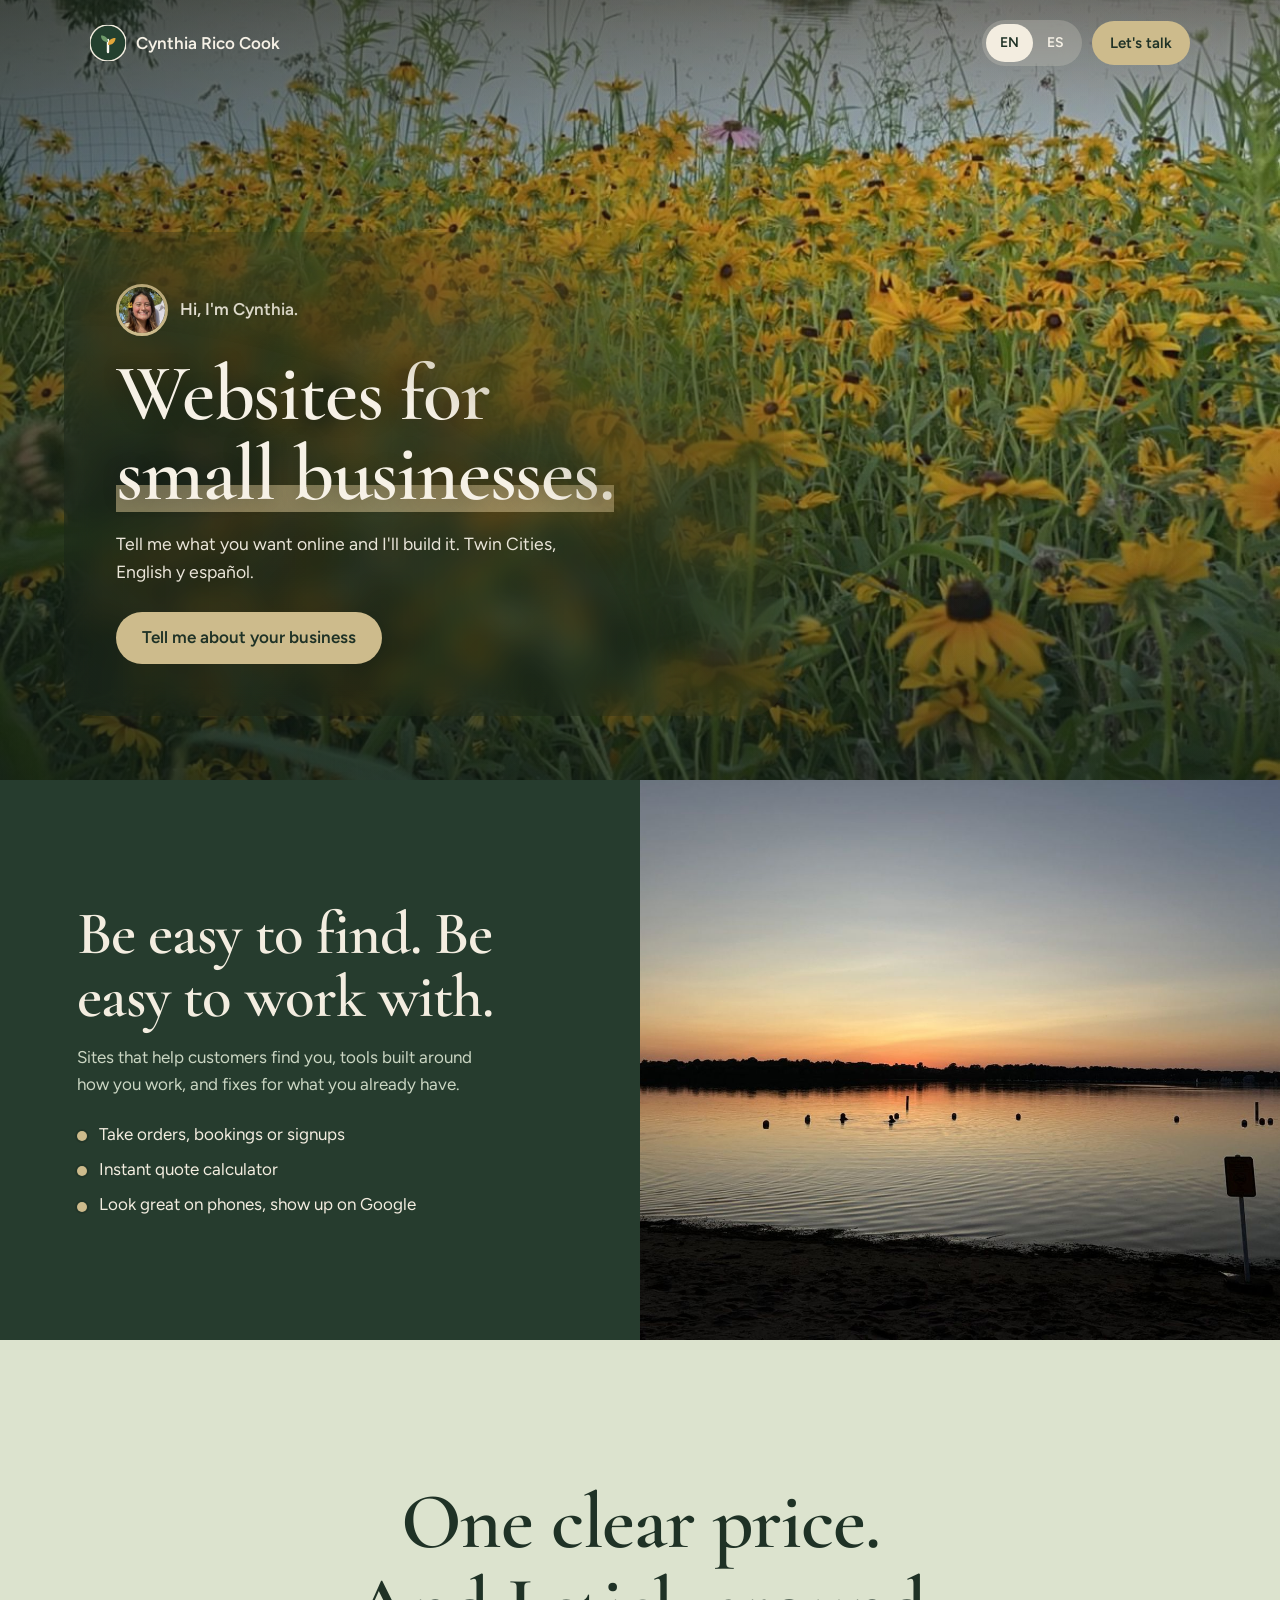
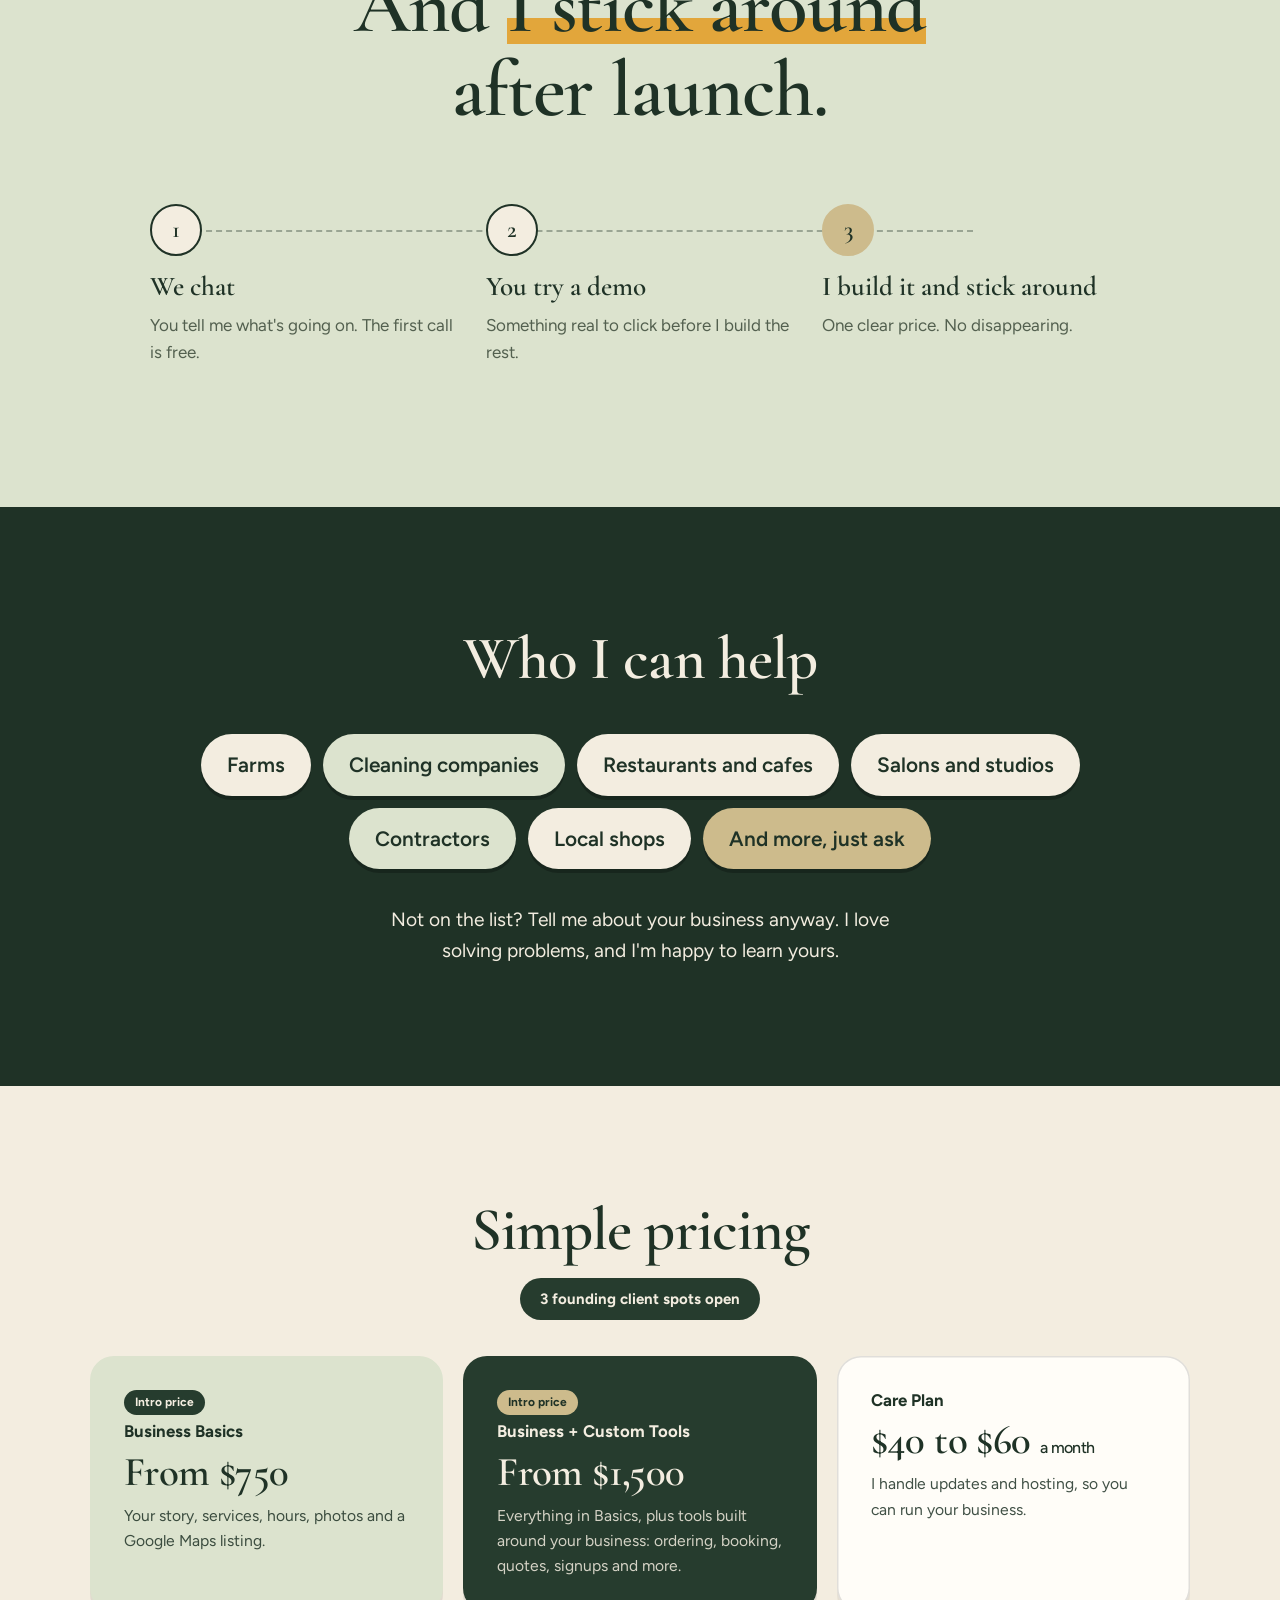
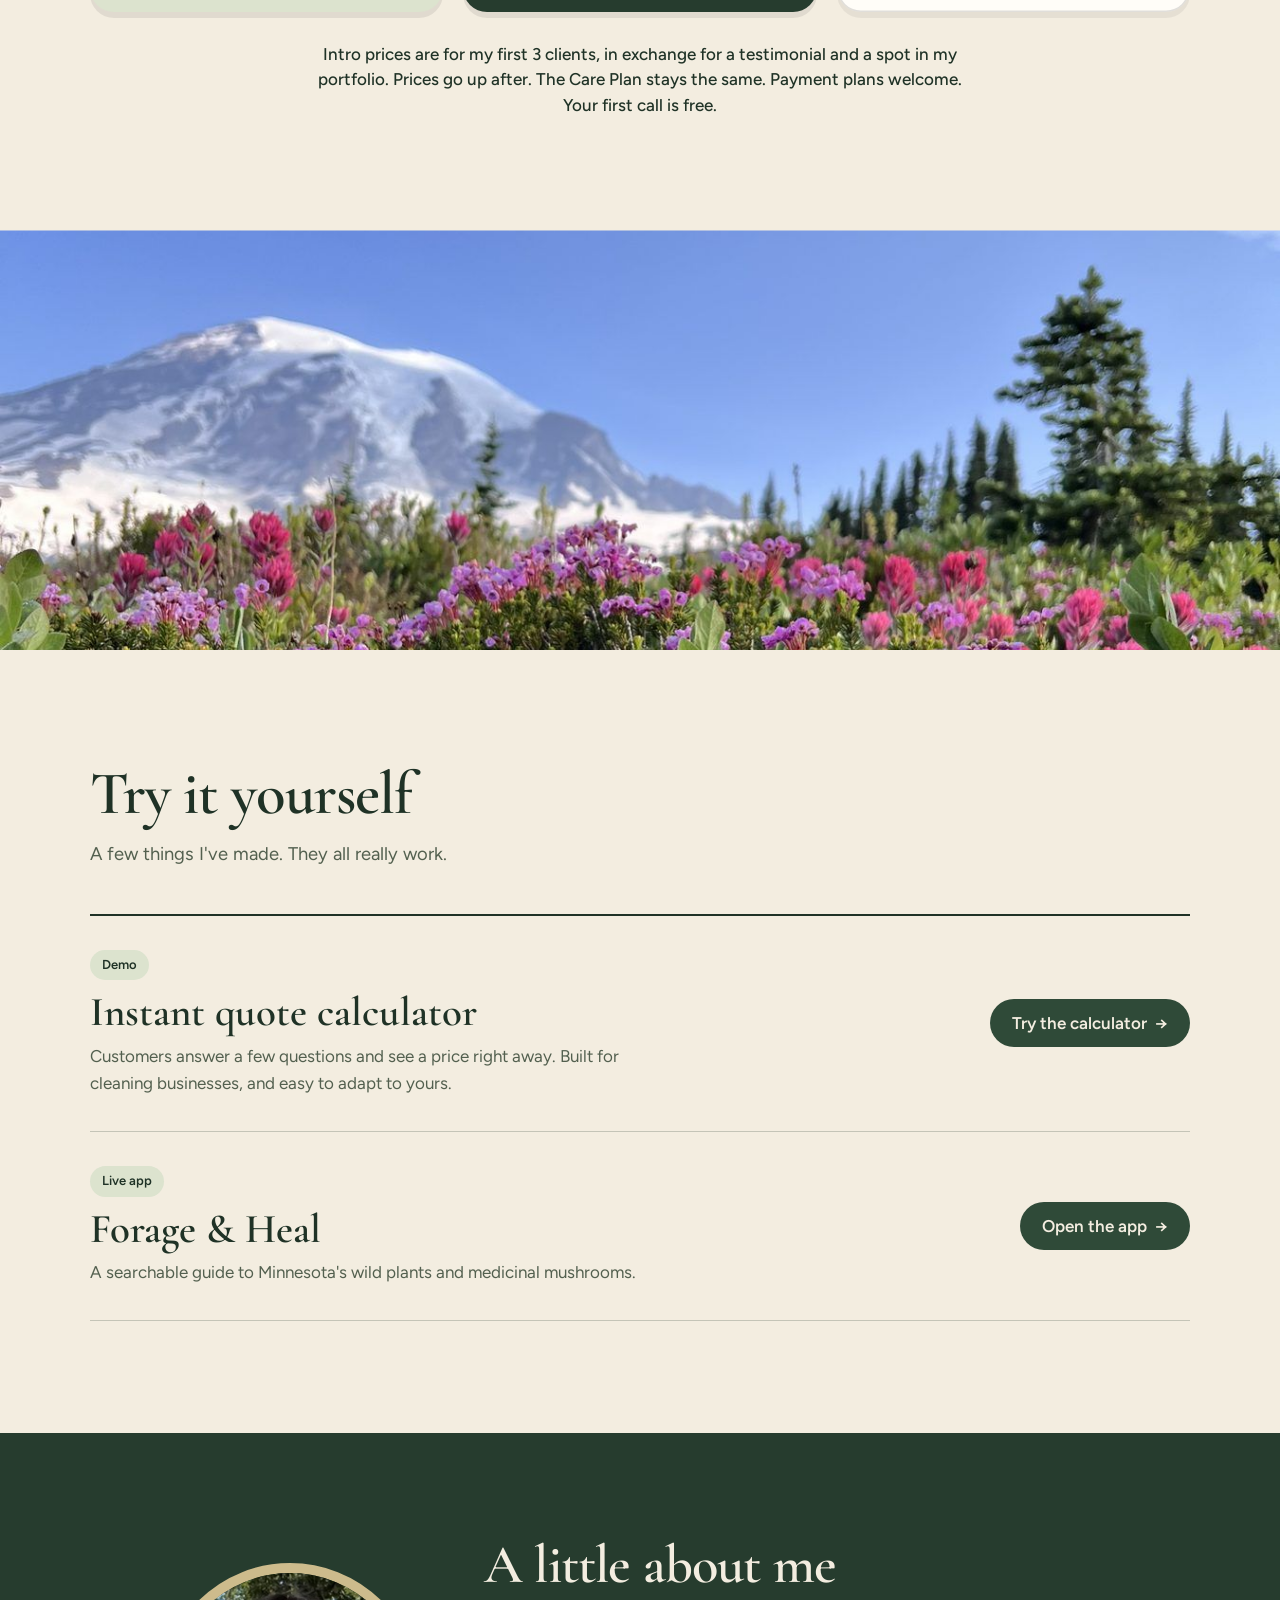
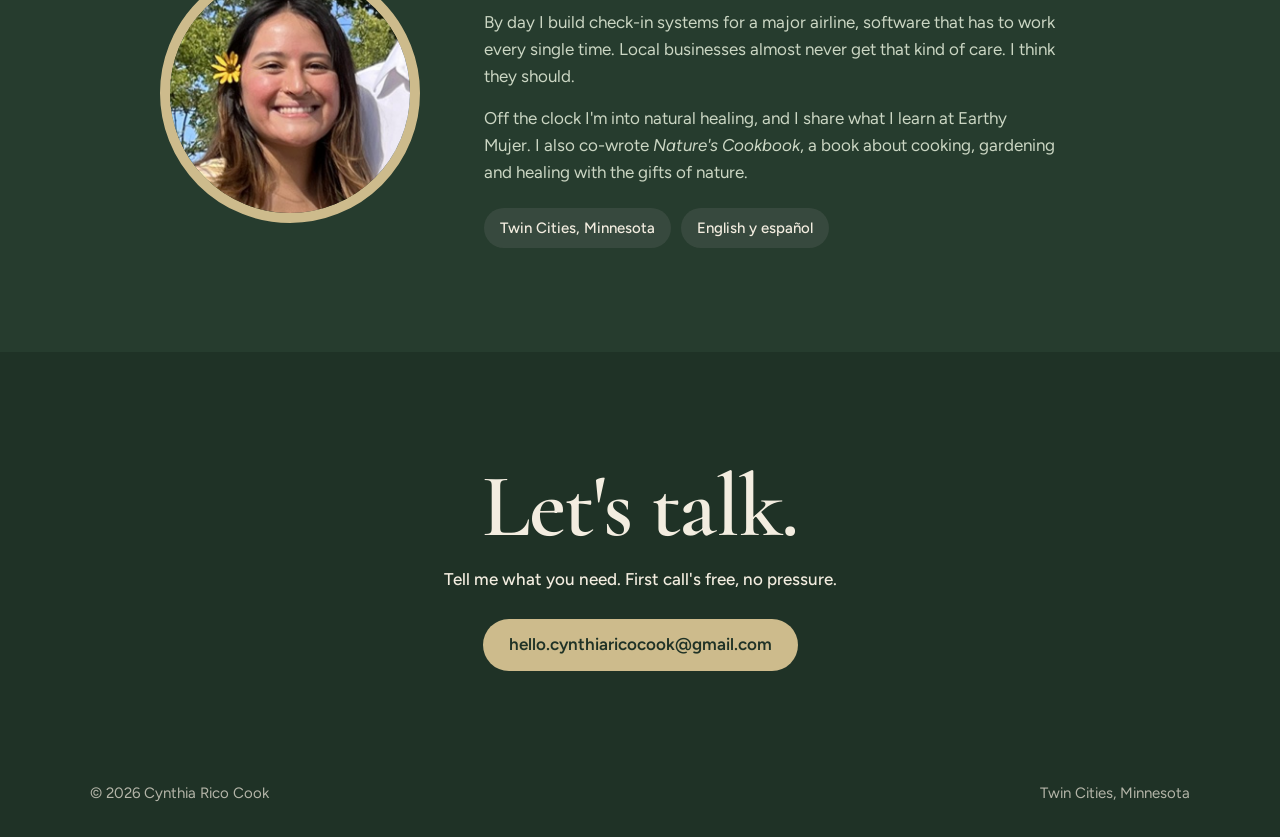
<file: index.html>
<!DOCTYPE html>

<html lang="en">
<head>
<meta charset="utf-8"/>
<meta content="width=device-width, initial-scale=1" name="viewport"/>
<title>Cynthia Rico Cook | Websites and web tools for your business</title>
<meta content="I build websites and web tools for your business: sites that get you found, tools built around how you work, and fixes for what you already have. English y español. Twin Cities, Minnesota." name="description"/>
<link href="https://cynthiaricocook.com/" rel="canonical"/>
<link href="https://cynthiaricocook.com/" hreflang="en" rel="alternate"/>
<link href="https://cynthiaricocook.com/es/" hreflang="es" rel="alternate"/>
<link href="https://cynthiaricocook.com/" hreflang="x-default" rel="alternate"/>
<link href="favicon.svg" rel="icon" type="image/svg+xml"/>
<meta content="website" property="og:type"/>
<meta content="Cynthia Rico Cook" property="og:site_name"/>
<meta content="Cynthia Rico Cook | Websites and web tools for your business" property="og:title"/>
<meta content="I build websites and web tools for your business: sites that get you found, tools built around how you work, and fixes for what you already have. English y español. Twin Cities, Minnesota." property="og:description"/>
<meta content="https://cynthiaricocook.com/" property="og:url"/>
<meta content="en_US" property="og:locale"/>
<meta content="https://cynthiaricocook.com/img/og.jpg" property="og:image"/>
<meta content="1200" property="og:image:width"/>
<meta content="630" property="og:image:height"/>
<meta content="Black-eyed Susans by a lake, with the words Websites for small businesses" property="og:image:alt"/>
<meta content="summary_large_image" name="twitter:card"/>
<script type="application/ld+json">{"@context": "https://schema.org", "@type": "ProfessionalService", "name": "Cynthia Rico Cook", "description": "I build websites and web tools for your business: sites that get you found, tools built around how you work, and fixes for what you already have. English y español. Twin Cities, Minnesota.", "url": "https://cynthiaricocook.com/", "image": "https://cynthiaricocook.com/img/og.jpg", "inLanguage": "en", "knowsLanguage": ["en", "es"], "areaServed": {"@type": "Place", "name": "Minneapolis-Saint Paul, Minnesota"}, "address": {"@type": "PostalAddress", "addressRegion": "MN", "addressCountry": "US"}, "founder": {"@type": "Person", "name": "Cynthia Rico Cook"}, "makesOffer": [{"@type": "Offer", "itemOffered": {"@type": "Service", "name": "Websites"}}, {"@type": "Offer", "itemOffered": {"@type": "Service", "name": "Custom web tools for small businesses"}}, {"@type": "Offer", "itemOffered": {"@type": "Service", "name": "Website fixes and upkeep"}}]}</script>
<link href="https://fonts.googleapis.com" rel="preconnect"/>
<link crossorigin="" href="https://fonts.gstatic.com" rel="preconnect"/>
<link href="https://fonts.googleapis.com/css2?family=Cormorant+Garamond:wght@500;600&amp;family=Figtree:wght@400;500;600;700&amp;display=swap" rel="stylesheet"/>
<style>
/* Client site, chapters layout. Botanical palette: deep green, cream, sage, soft gold. Each section has its own shape. */
:root{
  --cream:#F3EDE0; --ink:#1F3226; --soft:#53604F; --gold:#CDBB8C; --marker:#E2A63B;
  --green:#263C2E; --deep:#1F3226; --sage:#DCE3CE; --btn:#2F4A38; --sage-text:#CBD6C3;
  --serif:'Cormorant Garamond',Georgia,serif; --sans:'Figtree',system-ui,sans-serif;
  --ease:cubic-bezier(.23,1,.32,1);
}
*{box-sizing:border-box}
html{scroll-behavior:smooth}
body{background:var(--cream);color:var(--ink);font:400 17px/1.6 var(--sans);margin:0;overflow-x:hidden}
h1,h2,h3,p,ul,ol{margin:0}
h1,h2,.big,.price{font-family:var(--serif);font-weight:600;letter-spacing:-.015em;text-wrap:balance}
a{color:inherit}
img{display:block;max-width:100%}
:focus-visible{outline:3px solid var(--marker);outline-offset:3px;border-radius:6px}
.in{width:min(1100px,100% - 32px);margin-inline:auto}
section,header{position:relative}
u{text-decoration:none;background:linear-gradient(transparent 62%,var(--gold) 62% 90%,transparent 90%) no-repeat;background-size:100% 100%;transition:background-size .8s var(--ease) .35s}
u.gd{background-image:linear-gradient(transparent 62%,var(--marker) 62% 90%,transparent 90%)}
u.pre{background-size:0% 100%}
u.pre.on{background-size:100% 100%}

.btn{display:inline-flex;align-items:center;justify-content:center;min-height:52px;padding:0 26px;border-radius:999px;background:var(--btn);color:var(--cream);font-weight:600;text-decoration:none;transition:transform .16s var(--ease),background .2s}
.btn:active{transform:scale(.97)}
.btn.sm{min-height:44px;padding:0 18px;font-size:15px}
.btn.gold{background:var(--gold);color:var(--deep)}
.btn.ghost{background:transparent;color:inherit;box-shadow:inset 0 0 0 2px currentColor}
@media (hover:hover) and (pointer:fine){.btn.gold:hover{background:#D8C99D}.btn.ghost:hover{background:rgba(243,237,224,.1)}}

/* hero */
.hero{min-height:min(92vh,780px);display:flex;flex-direction:column;color:#F6F1E6;isolation:isolate}
.hero-bg{position:absolute;inset:0;z-index:-1;background:linear-gradient(90deg,rgba(14,24,17,.55),rgba(14,24,17,.1) 70%),linear-gradient(0deg,rgba(14,24,17,.6),rgba(14,24,17,.04) 60%),linear-gradient(180deg,rgba(14,24,17,.45),rgba(14,24,17,0) 22%),var(--bg) center 68%/cover}
.nav{display:flex;align-items:center;justify-content:space-between;gap:12px;padding-block:calc(20px + env(safe-area-inset-top,0px)) 0}
.brand{display:flex;align-items:center;gap:10px;font-weight:600;text-decoration:none}
.brand svg{flex:none}
.nav-r{display:flex;align-items:center;gap:10px}
.lang{display:flex;background:rgba(243,237,224,.2);-webkit-backdrop-filter:blur(10px);backdrop-filter:blur(10px);border-radius:999px;padding:4px}
.lang span{display:none}
.lang a{text-decoration:none;font-size:14px;font-weight:600;padding:8px 14px;min-height:36px;display:inline-flex;align-items:center;border-radius:999px;color:#F6F1E6}
.lang a[aria-current="page"]{background:var(--cream);color:var(--ink)}
.hero .nav{margin-bottom:48px}
.hero .panel{margin:auto 0 0;width:min(720px,100% - 32px);margin-left:clamp(16px,5vw,64px);margin-bottom:clamp(28px,5vw,64px);padding:clamp(28px,4.5vw,52px);border-radius:34px;background:linear-gradient(90deg,rgba(20,32,24,.34),rgba(20,32,24,.08));-webkit-backdrop-filter:blur(14px);backdrop-filter:blur(14px);-webkit-mask-image:radial-gradient(130% 130% at 0 100%,#000 62%,transparent 100%);mask-image:radial-gradient(130% 130% at 0 100%,#000 62%,transparent 100%)}
.me{display:flex;align-items:center;gap:12px;font-weight:600}
.me img{width:52px;height:52px;border-radius:50%;object-fit:cover;border:3px solid var(--gold)}
.hero h1{font-size:clamp(2.8rem,6.6vw,5rem);line-height:1;margin-top:18px;max-width:14ch;text-shadow:0 1px 18px rgba(0,0,0,.25)}
.hero h1 u{background-image:linear-gradient(transparent 62%,rgba(205,187,140,.55) 62% 90%,transparent 90%)}
.hero p.lead{margin-top:16px;max-width:44ch;font-size:1.1rem;color:rgba(246,241,230,.94)}
.hero .panel .btn{margin-top:26px}

/* easy to find */
.split{display:grid;grid-template-columns:1fr 1fr;min-height:560px}
.split .txt{background:var(--green);color:var(--cream);display:flex;flex-direction:column;justify-content:center;padding:clamp(32px,6vw,80px)}
.split h2{font-size:clamp(2.3rem,5vw,3.8rem);line-height:1.04}
.split p{color:var(--sage-text);margin-top:16px;max-width:38ch}
.split .list{list-style:none;padding:0;margin:22px 0 0;display:grid;gap:8px}
.split .list li{padding-left:22px;position:relative}
.split .list li::before{content:'';position:absolute;left:0;top:.62em;width:10px;height:10px;border-radius:50%;background:var(--gold);box-shadow:0 0 0 2px rgba(0,0,0,.12)}
.split .pic{background:var(--bg) 42% 50%/cover;min-height:320px}

/* one clear price + how it goes */
.how{background:var(--sage);color:var(--ink);padding-block:clamp(72px,11vw,140px);text-align:center}
.how .big{font-size:clamp(2.4rem,6.2vw,5.2rem);line-height:1.06;max-width:18ch;margin:0 auto}
.stops{list-style:none;padding:0;margin:clamp(40px,6vw,72px) auto 0;display:grid;grid-template-columns:repeat(3,minmax(0,1fr));gap:28px;position:relative;text-align:left;max-width:980px}
.stops::before{content:'';position:absolute;top:26px;left:26px;right:16%;border-top:2px dashed rgba(31,50,38,.35)}
.stop{display:flex;flex-direction:column;gap:10px;position:relative}
.num{width:52px;height:52px;border-radius:50%;background:var(--cream);border:2px solid var(--ink);display:grid;place-items:center;font:600 1.5rem/1 var(--serif)}
.stop:last-child .num{background:var(--gold);border-color:var(--gold)}
.stop h3{font-family:var(--serif);font-weight:600;font-size:1.7rem;line-height:1.1;margin-top:6px}
.stop p{color:var(--soft);max-width:28ch}

/* work */
.work{padding-block:clamp(64px,9vw,112px)}
.work h2,.pricing h2{font-size:clamp(2.3rem,5vw,3.8rem);line-height:1.05}
.work .lead{margin-top:14px;color:var(--soft);font-size:1.15rem}
.demos{margin-top:clamp(28px,4vw,44px);border-top:2px solid var(--ink)}
.demo{display:grid;grid-template-columns:minmax(0,1fr) auto;gap:16px 32px;align-items:center;padding:clamp(22px,3vw,34px) 0;border-bottom:1.5px solid rgba(31,50,38,.22);text-decoration:none;transition:padding .28s var(--ease)}
.demo h3{font-family:var(--serif);font-weight:600;font-size:clamp(1.9rem,3.2vw,2.6rem);line-height:1.08;margin-top:10px}
.demo p{color:var(--soft);max-width:54ch;margin-top:8px}
.tag{display:inline-block;background:var(--sage);color:var(--ink);font-size:13px;font-weight:600;padding:5px 12px;border-radius:999px}
.go{display:inline-flex;align-items:center;gap:8px;min-height:48px;padding:0 22px;border-radius:999px;background:var(--btn);color:var(--cream);font-weight:600;white-space:nowrap;transition:transform .2s var(--ease),background .2s}
.go::after{content:'\2192';transition:transform .25s var(--ease)}
.demo:active .go{transform:scale(.97)}
@media (hover:hover) and (pointer:fine){.demo:hover .go{background:var(--deep)}.demo:hover .go::after{transform:translateX(4px)}.demo:hover{padding-left:12px}}

/* who I can help */
.who{background:var(--deep);color:var(--cream);padding:clamp(64px,10vw,120px) 16px;text-align:center}
.who .in{width:min(980px,100%)}
.who h2{font-size:clamp(2.3rem,5vw,3.8rem);line-height:1.05}
.pills{list-style:none;padding:0;margin:clamp(28px,4vw,44px) 0 0;display:flex;flex-wrap:wrap;gap:12px;justify-content:center}
.pills li{background:var(--cream);color:var(--ink);border-radius:999px;padding:14px 26px;font-size:clamp(1.05rem,1.8vw,1.3rem);font-weight:600;box-shadow:0 4px 0 rgba(0,0,0,.25);transition:transform .22s var(--ease)}
.pills li:nth-child(3n+2){background:var(--sage)}
.pills li.more{background:var(--gold)}
@media (hover:hover) and (pointer:fine){.pills li:hover{transform:translateY(-4px) rotate(-1.5deg)}}
.pills li:active{transform:scale(.97)}
.who .open{margin:clamp(24px,3.5vw,36px) auto 0;max-width:46ch;font-size:clamp(1.05rem,1.6vw,1.2rem);opacity:.92}

/* pricing */
.pricing{padding:clamp(64px,10vw,112px) 16px;text-align:center}
.pricing .in{width:min(1100px,100%)}
.plans{display:grid;grid-template-columns:repeat(3,minmax(0,1fr));gap:20px;margin-top:36px;text-align:left}
.plan{border-radius:24px;padding:clamp(24px,3vw,34px);box-shadow:0 6px 0 rgba(0,0,0,.08);transition:transform .28s var(--ease),box-shadow .28s var(--ease),opacity .6s var(--ease)}
.plan.p1{background:var(--sage);color:var(--ink)}
.plan.p2{background:var(--green);color:var(--cream)}
.plan.p3{background:#FFFDF8;color:var(--ink);box-shadow:inset 0 0 0 1.5px rgba(0,0,0,.12),0 6px 0 rgba(0,0,0,.06)}
.plan h3{font:700 1.05rem/1.2 var(--sans)}
.plan .price{font-size:clamp(2rem,3.2vw,2.7rem);line-height:1.1;margin:8px 0}
.plan .price small{font:500 1rem/1 var(--sans)}
.plan p{font-size:.98rem;opacity:.85}
.plan p.price{opacity:1}
.plan:active{transform:scale(.98)}
@media (hover:hover) and (pointer:fine){.plan:hover{transform:translateY(-8px);box-shadow:0 16px 0 rgba(0,0,0,.08)}.plan.p3:hover{box-shadow:inset 0 0 0 1.5px rgba(0,0,0,.12),0 16px 0 rgba(0,0,0,.06)}}
.pricing .pf{margin-top:30px;opacity:.85;font-weight:500}

.spots{display:inline-block;margin-top:16px;background:var(--green);color:var(--cream);border-radius:999px;padding:9px 20px;font-weight:700;font-size:15px}
.intro{display:inline-block;align-self:flex-start;background:var(--green);color:var(--cream);border-radius:999px;padding:3px 11px;font-size:12px;font-weight:700;margin-bottom:6px}
.plan.p2 .intro{background:var(--gold);color:var(--deep)}
.plan{display:flex;flex-direction:column}
.pricing .pf{max-width:62ch;margin-inline:auto;line-height:1.5}

/* photo strip */
.band{height:clamp(220px,34vw,420px);background:var(--bg) center 34%/cover}

/* about */
.about{background:var(--green);color:var(--cream);padding:clamp(56px,9vw,104px) 16px}
.about .in{width:min(960px,100%);display:grid;grid-template-columns:auto minmax(0,1fr);gap:clamp(28px,5vw,64px);align-items:center}
.round{width:clamp(170px,22vw,260px);aspect-ratio:1;border-radius:50%;overflow:hidden;border:10px solid var(--gold)}
.round img{width:100%;height:100%;object-fit:cover}
.about h2{font-size:clamp(2.3rem,4.4vw,3.4rem);line-height:1.06}
.about p{color:var(--sage-text);margin-top:14px;max-width:52ch}
.chips{display:flex;flex-wrap:wrap;gap:10px;margin:22px 0 0;padding:0;list-style:none}
.chips li{background:rgba(127,127,127,.2);border-radius:999px;padding:8px 16px;font-size:15px;font-weight:500}

/* contact */
.contact{background:var(--deep);color:var(--cream);padding:clamp(56px,9vw,110px) 16px;text-align:center}
.contact h2{font-size:clamp(2.8rem,7.4vw,5.6rem);line-height:1}
.contact p{margin:14px auto 0;max-width:36ch;font-weight:500;opacity:.92}
.reach{display:flex;flex-wrap:wrap;gap:10px;justify-content:center;margin-top:26px}
footer{background:var(--deep);color:rgba(243,237,224,.7);display:flex;flex-wrap:wrap;gap:8px;justify-content:space-between;font-size:15px;padding:0 max(16px,calc((100% - 1100px)/2)) calc(32px + env(safe-area-inset-bottom,0px))}

/* motion */
.rv{opacity:0;transform:translateY(18px);transition:opacity .6s var(--ease),transform .6s var(--ease)}
.rv.on{opacity:1;transform:none}
.d1{transition-delay:.08s}.d2{transition-delay:.16s}.d3{transition-delay:.24s}.d4{transition-delay:.32s}
.pic.rv,.band.rv{opacity:1;transform:none;clip-path:inset(0 0 94% 0);transition:clip-path .9s var(--ease)}
.pic.rv.on,.band.rv.on{clip-path:inset(0 0 0 0)}
.round.rv{transform:scale(.92);transition:opacity .6s var(--ease),transform .7s var(--ease)}
.round.rv.on{transform:none}
.panel.rv{transform:translateY(26px) scale(.98)}
.panel.rv.on{transform:none}
.plan.rv{transition:transform .28s var(--ease),box-shadow .28s var(--ease),opacity .6s var(--ease)}
.plan.rv:not(.on){transform:translateY(22px) scale(.97)}
.plan.rv.on:nth-child(2){transition-delay:.1s,0s,.1s}
.plan.rv.on:nth-child(3){transition-delay:.2s,0s,.2s}
.plan.rv.done{transition-delay:0s!important}
@media (prefers-reduced-motion:reduce){
  html{scroll-behavior:auto}
  .rv,.pic.rv,.band.rv,.round.rv,.panel.rv,.plan.rv{opacity:1!important;transform:none!important;clip-path:none!important;transition:none!important}
  u.pre{background-size:100% 100%}
}

@media (max-width:860px){
  .split{grid-template-columns:1fr}
  .demo{grid-template-columns:1fr}
  .plans{grid-template-columns:1fr}
  .stops{grid-template-columns:1fr;gap:28px}
  .stops::before{top:26px;bottom:26px;left:25px;right:auto;border-top:0;border-left:2px dashed rgba(31,50,38,.35)}
  .stop{display:grid;grid-template-columns:52px 1fr;column-gap:16px}
  .stop .num{grid-row:span 2}
  .stop h3{margin-top:10px}
  .about .in{grid-template-columns:1fr;justify-items:center;text-align:center}
  .chips{justify-content:center}
}
@media (max-width:520px){
  .nav .btn{display:none}
}
</style>
</head>
<body>
<header class="hero">
<div aria-label="Black-eyed Susans blooming beside a lake in the Twin Cities" class="hero-bg" role="img" style="--bg:url(img/hero-susans.jpg)"></div>
<div class="in nav">
<a class="brand" href="#top" id="top">
<svg aria-hidden="true" height="36" viewbox="0 0 36 36" width="36"><circle cx="18" cy="18" fill="#24402F" r="18" stroke="#F3EDE0" stroke-width="1.5"></circle><path d="M18 27c0-6 0-9 0-12" fill="none" stroke="#FBF8F3" stroke-linecap="round" stroke-width="2.4"></path><path d="M18 17c-4.5 0-7-2.6-7-6.5 4.2 0 7 2.4 7 6.5Z" fill="#6E9A6A"></path><path d="M18 20c4.5 0 7.5-2.8 7.5-7-4.4 0-7.5 2.6-7.5 7Z" fill="#E2A63B"></path></svg>
<span>Cynthia Rico Cook</span>
</a>
<div class="nav-r">
<div aria-label="Language / Idioma" class="lang" role="group"><a aria-current="page" href="./">EN</a><span>/</span><a href="es/" hreflang="es">ES</a></div>
<a class="btn sm gold" href="#contact">Let's talk</a>
</div>
</div>
<div class="panel">
<div class="me"><img alt="" height="52" src="img/cynthia.jpg" width="52"/><span>Hi, I'm Cynthia.</span></div>
<h1>Websites for <u>small businesses.</u></h1>
<p class="lead">Tell me what you want online and I'll build it. Twin Cities, English y español.</p>
<a class="btn gold" href="#contact">Tell me about your business</a>
</div>
</header>
<section class="split">
<div class="txt">
<h2>Be easy to find. Be easy to work with.</h2>
<p>Sites that help customers find you, tools built around how you work, and fixes for what you already have.</p>
<ul class="list">
<li>Take orders, bookings or signups</li>
<li>Instant quote calculator</li>
<li>Look great on phones, show up on Google</li>
</ul>
</div>
<div aria-label="A lake at sunset with the sky turning orange" class="pic" role="img" style="--bg:url(img/lake-sunset.jpg)"></div>
</section>
<section class="how">
<div class="in">
<p class="big">One clear price. And <u class="gd">I stick around</u> after launch.</p>
<ol class="stops">
<li class="stop"><span class="num">1</span><h3>We chat</h3><p>You tell me what's going on. The first call is free.</p></li>
<li class="stop"><span class="num">2</span><h3>You try a demo</h3><p>Something real to click before I build the rest.</p></li>
<li class="stop"><span class="num">3</span><h3>I build it and stick around</h3><p>One clear price. No disappearing.</p></li>
</ol>
</div>
</section>
<section class="who" id="who">
<div class="in">
<h2>Who I can help</h2>
<ul class="pills">
<li>Farms</li>
<li>Cleaning companies</li>
<li>Restaurants and cafes</li>
<li>Salons and studios</li>
<li>Contractors</li>
<li>Local shops</li>
<li class="more">And more, just ask</li>
</ul>
<p class="open">Not on the list? Tell me about your business anyway. I love solving problems, and I'm happy to learn yours.</p>
</div>
</section>
<section class="pricing" id="pricing">
<div class="in">
<h2>Simple pricing</h2>
<p class="spots">3 founding client spots open</p>
<div class="plans">
<div class="plan p1">
<span class="intro">Intro price</span>
<h3>Business Basics</h3>
<p class="price">From $750</p>
<p>Your story, services, hours, photos and a Google Maps listing.</p>
</div>
<div class="plan p2">
<span class="intro">Intro price</span>
<h3>Business + Custom Tools</h3>
<p class="price">From $1,500</p>
<p>Everything in Basics, plus tools built around your business: ordering, booking, quotes, signups and more.</p>
</div>
<div class="plan p3">
<h3>Care Plan</h3>
<p class="price">$40 to $60 <small>a month</small></p>
<p>I handle updates and hosting, so you can run your business.</p>
</div>
</div>
<p class="pf">Intro prices are for my first 3 clients, in exchange for a testimonial and a spot in my portfolio. Prices go up after. The Care Plan stays the same. Payment plans welcome. Your first call is free.</p>
</div>
</section>
<div aria-label="Wildflowers in front of a snowy Mount Rainier" class="band" role="img" style="--bg:url(img/rainier-wildflowers.jpg)"></div>
<section class="work" id="work">
<div class="in">
<h2>Try it yourself</h2>
<p class="lead">A few things I've made. They all really work.</p>
<div class="demos">
<a class="demo" href="quote-demo/">
<div><span class="tag">Demo</span><h3>Instant quote calculator</h3>
<p>Customers answer a few questions and see a price right away. Built for cleaning businesses, and easy to adapt to yours.</p></div>
<span class="go">Try the calculator</span>
</a>
<a class="demo" href="https://ricocynthia.github.io/forage-and-heal/">
<div><span class="tag">Live app</span><h3>Forage &amp; Heal</h3>
<p>A searchable guide to Minnesota's wild plants and medicinal mushrooms.</p></div>
<span class="go">Open the app</span>
</a>
</div>
</div>
</section>
<section class="about" id="about">
<div class="in">
<div class="round"><img alt="Cynthia smiling outdoors with a yellow flower in her hair" loading="lazy" src="img/cynthia.jpg"/></div>
<div>
<h2>A little about me</h2>
<p>By day I build check-in systems for a major airline, software that has to work every single time. Local businesses almost never get that kind of care. I think they should.</p>
<p>Off the clock I'm into natural healing, and I share what I learn at Earthy Mujer. I also co-wrote <i>Nature's Cookbook</i>, a book about cooking, gardening and healing with the gifts of nature.</p>
<ul class="chips">
<li>Twin Cities, Minnesota</li>
<li>English y español</li>
</ul>
</div>
</div>
</section>
<section class="contact" id="contact">
<div class="in">
<h2>Let's talk.</h2>
<p>Tell me what you need. First call's free, no pressure.</p>
<div class="reach"><a class="btn gold" href="mailto:hello.cynthiaricocook@gmail.com">hello.cynthiaricocook@gmail.com</a></div>
</div>
</section>
<footer><span>© 2026 Cynthia Rico Cook</span><span>Twin Cities, Minnesota</span></footer>
<script>
(function(){
  if(!('IntersectionObserver' in window))return;
  var map=[['.panel',0],['.split h2',0],['.split .txt p',1],['.split .list li',2],['.split .pic',0],
    ['.how .big',0],['.stop',0],
    ['.work h2',0],['.work .lead',1],['.demo',0],['.who h2',0],['.pills li',0],['.who .open',4],
    ['.pricing h2',0],['.plan',0],['.pricing .pf',0],['.band',0],['.about .round',0],['.about h2',0],['.about p',1],['.chips li',2],
    ['.contact h2',0],['.contact p',1],['.reach',2]];
  var els=[];
  map.forEach(function(m){
    document.querySelectorAll(m[0]).forEach(function(e,i){
      e.classList.add('rv');
      var d=m[1]?Math.min(4,m[1]+i):0; if(d)e.classList.add('d'+d);
      if(m[0]==='.pills li')e.style.transitionDelay=(i*70)+'ms';
      if(m[0]==='.stop'||m[0]==='.demo')e.style.transitionDelay=(i*100)+'ms';
      els.push(e);
    });
  });
  document.querySelectorAll('u').forEach(function(u){u.classList.add('pre');els.push(u)});
  function mk(th,rm){return new IntersectionObserver(function(es){es.forEach(function(x){
    if(!x.isIntersecting)return; var t=x.target; t.classList.add('on'); this.unobserve(t);
    if(t.classList.contains('plan'))setTimeout(function(){t.classList.add('done')},1100);
  },this)},{threshold:th,rootMargin:rm})}
  var o=mk(.2,'0px 0px -6% 0px'),o2=mk(0,'0px 0px -12% 0px');
  els.forEach(function(e){(e.classList.contains('pic')||e.classList.contains('band')?o2:o).observe(e)});
})();
</script>
</body>
</html>
</file>
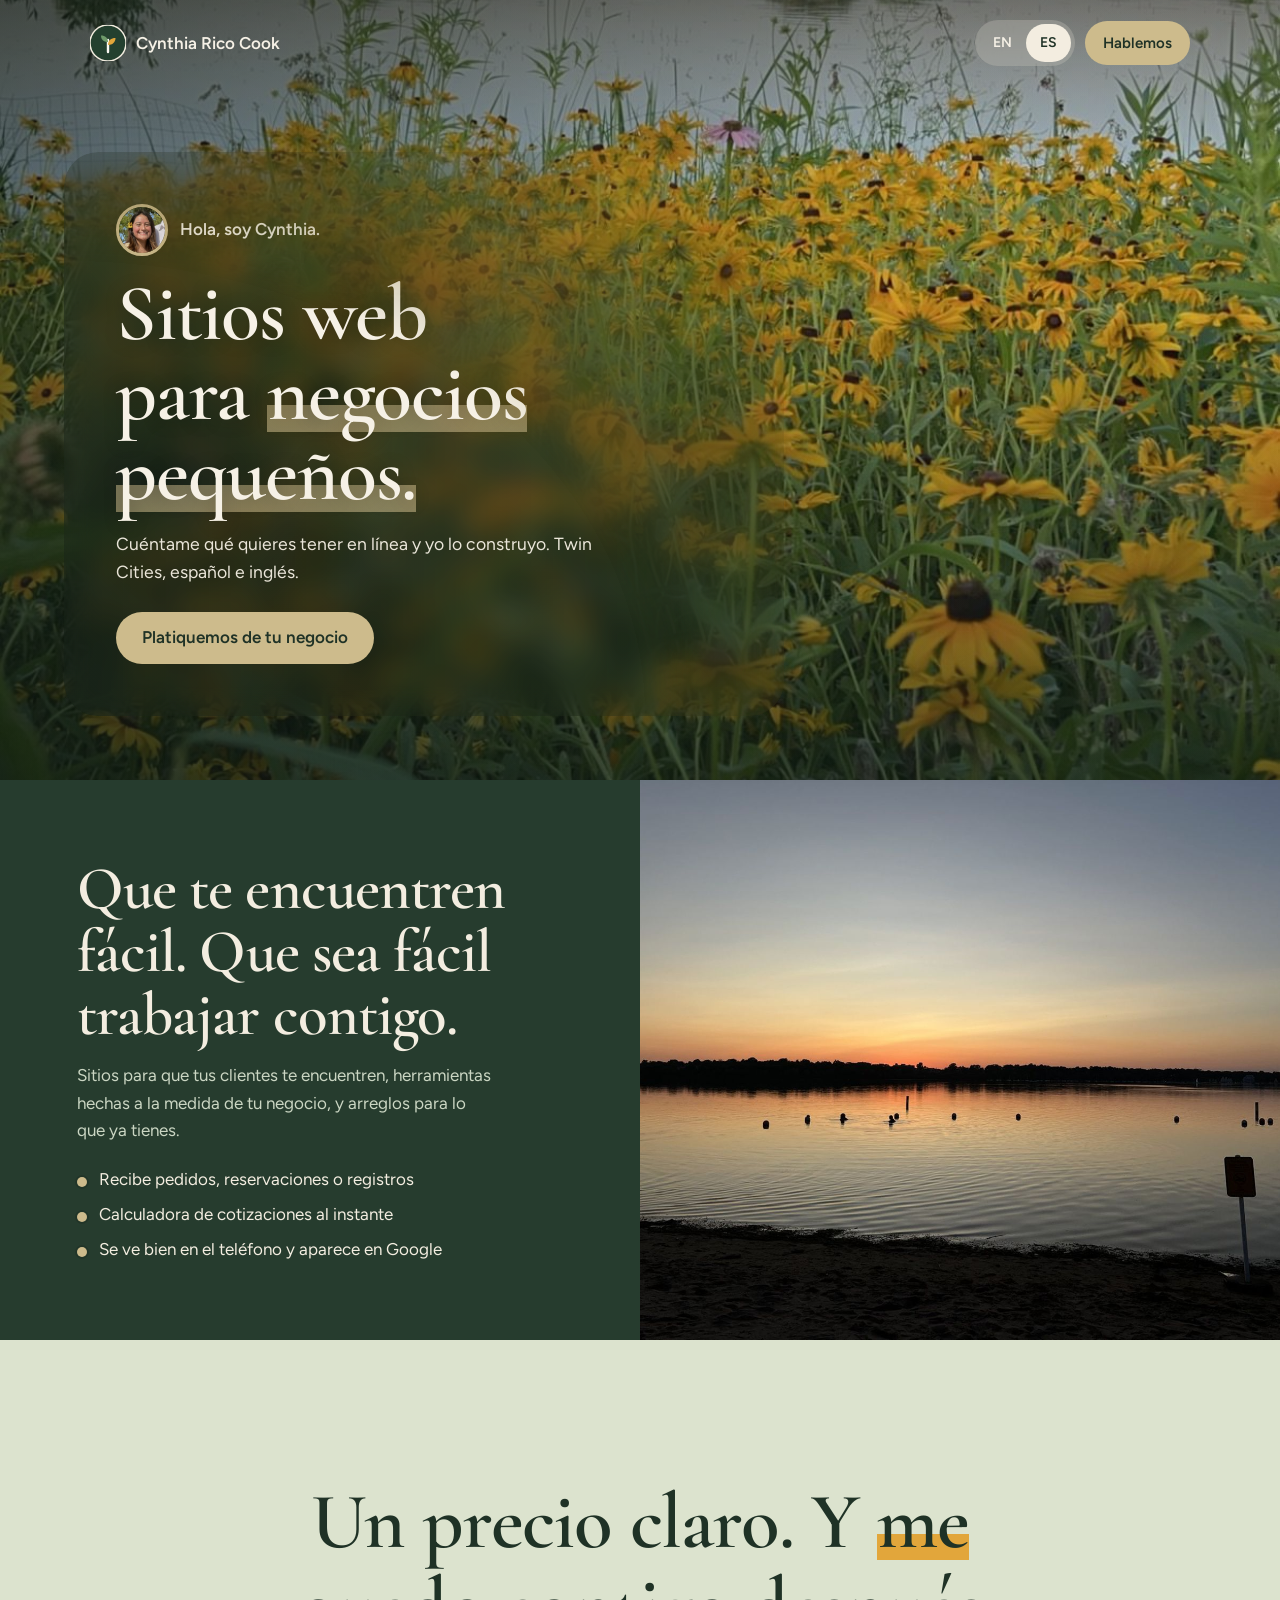
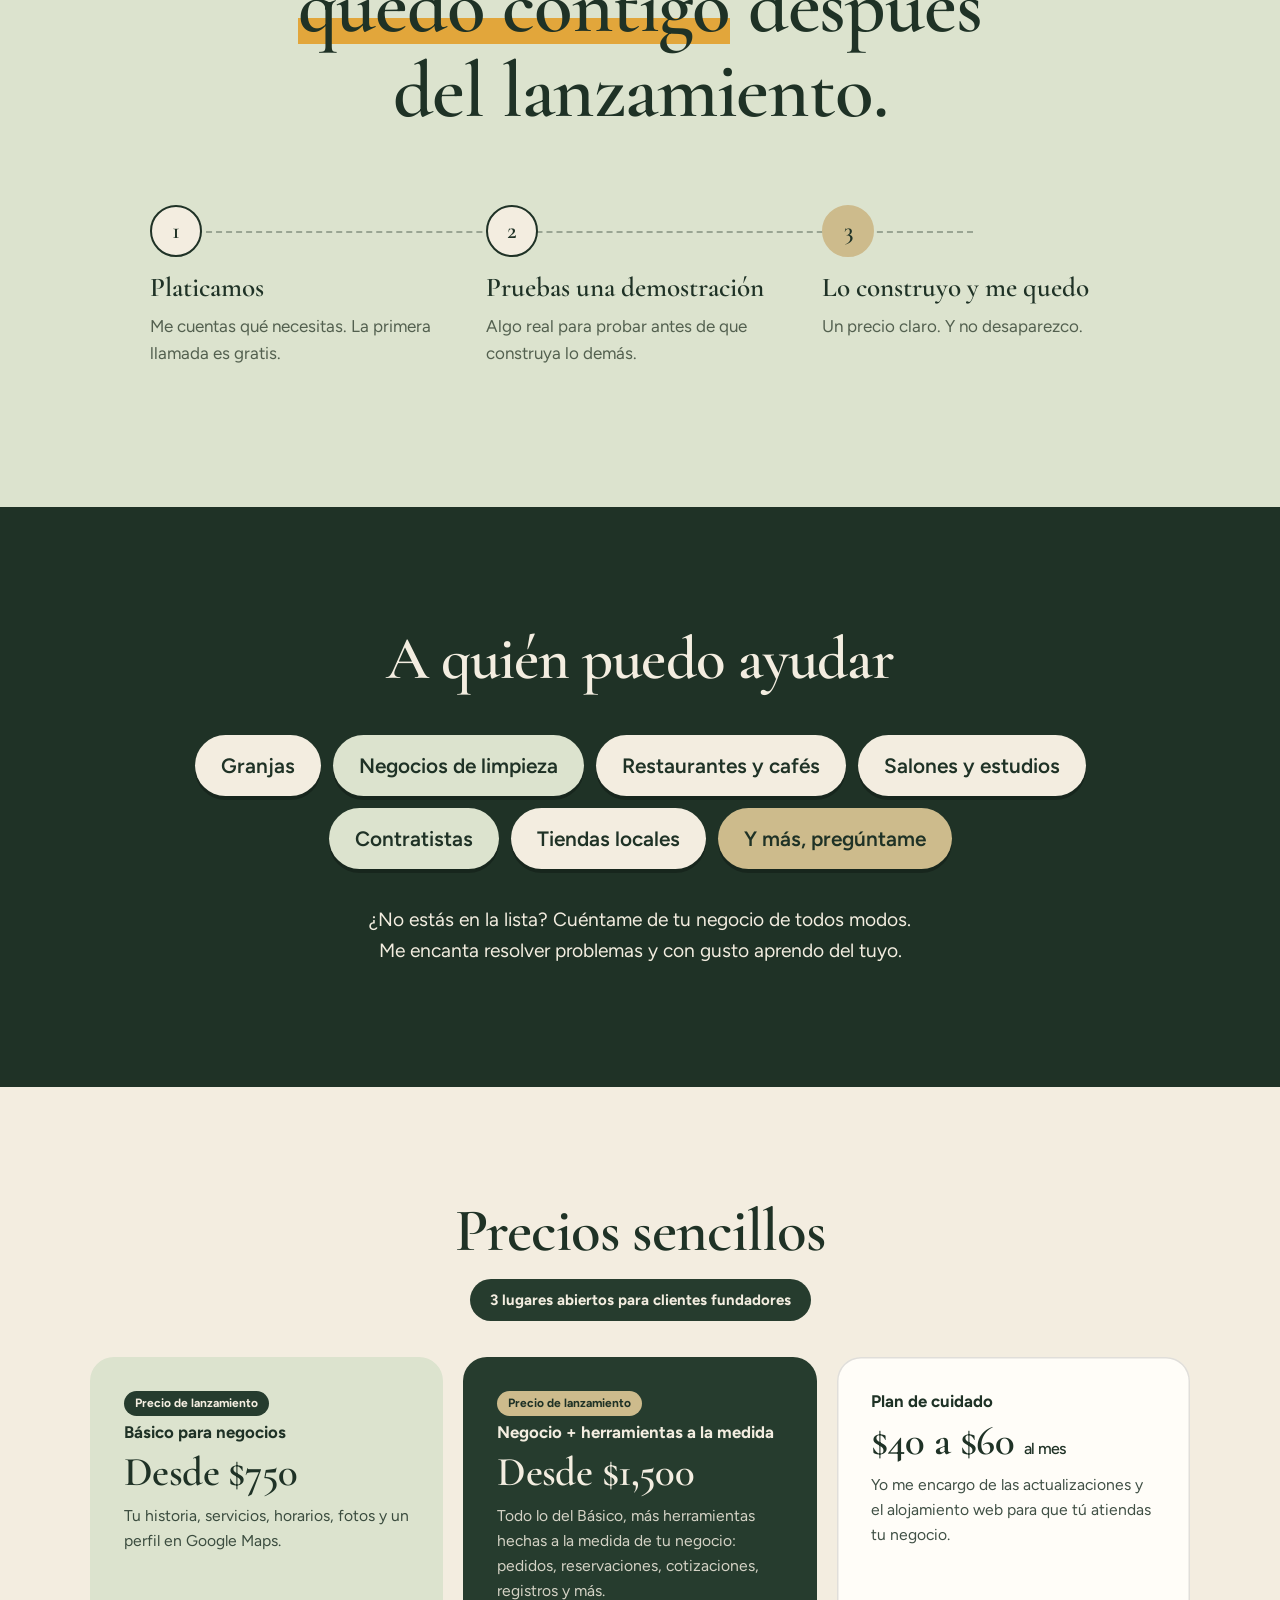
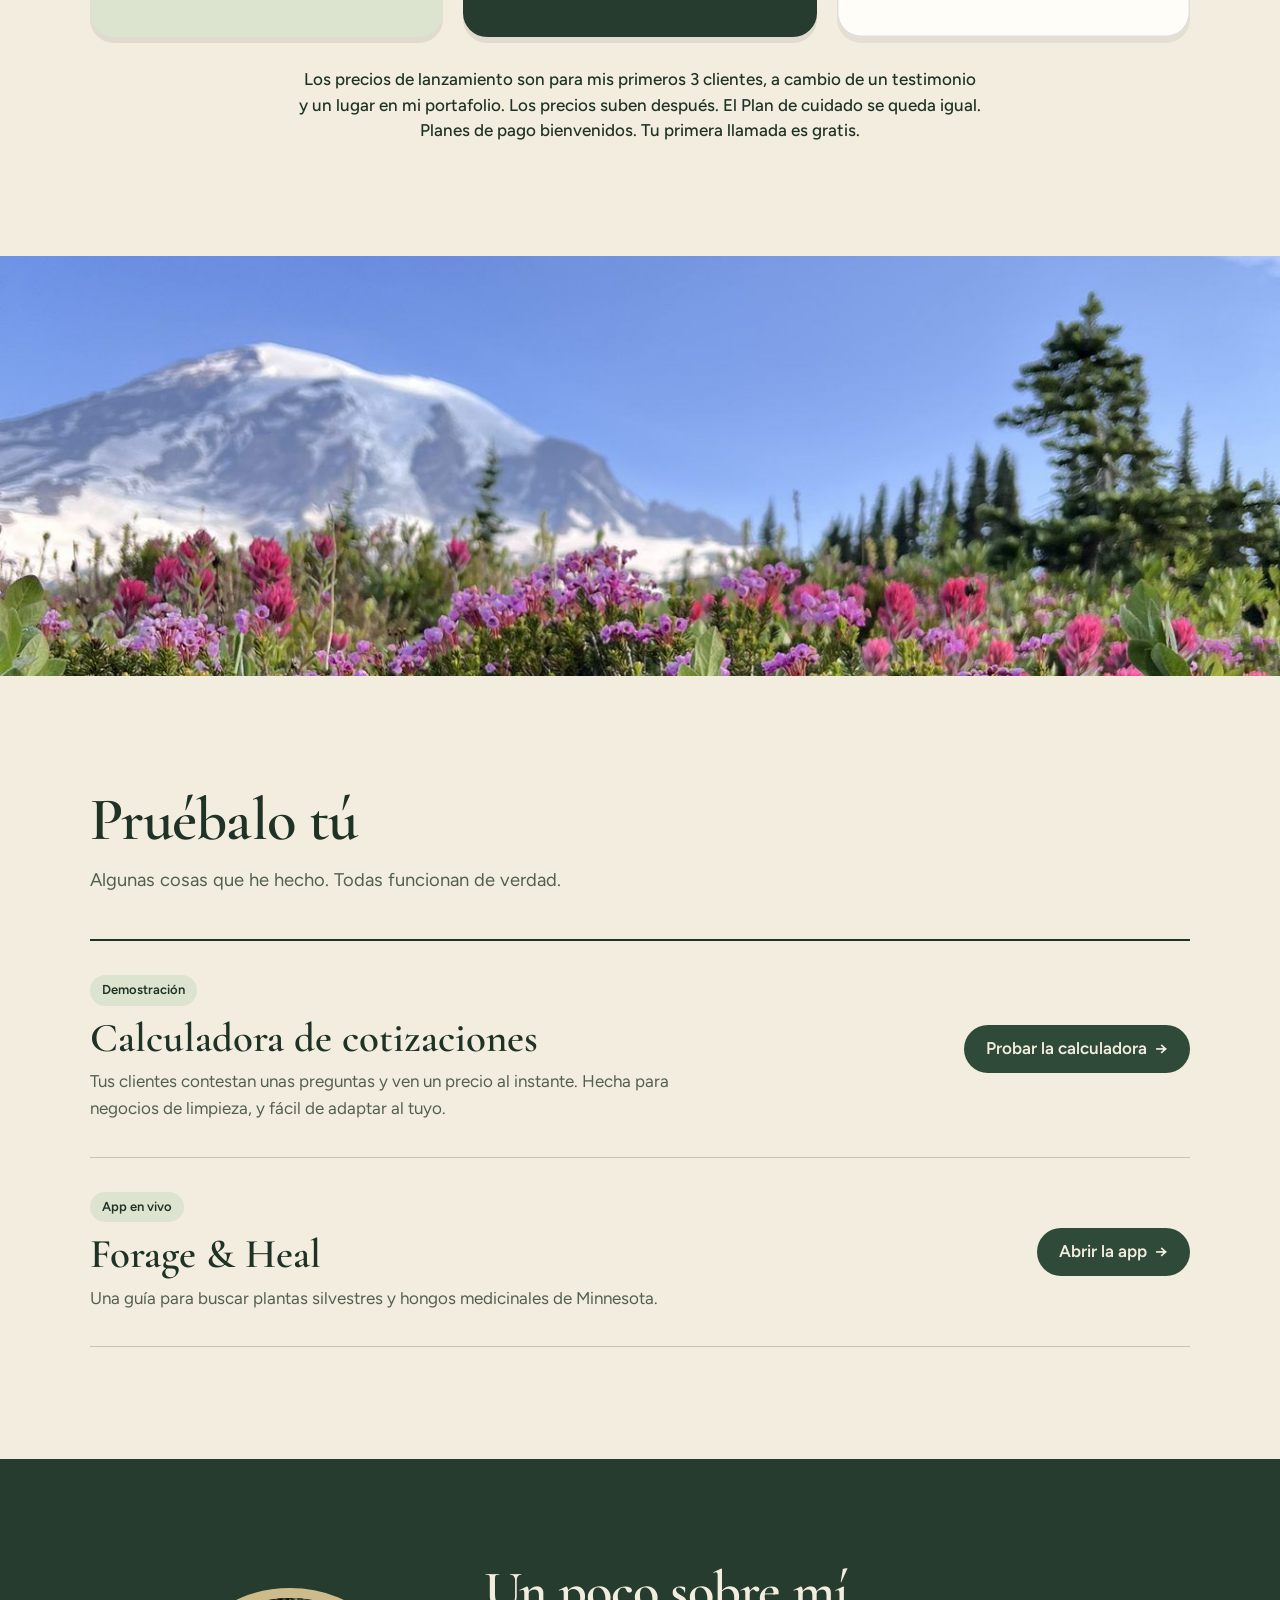
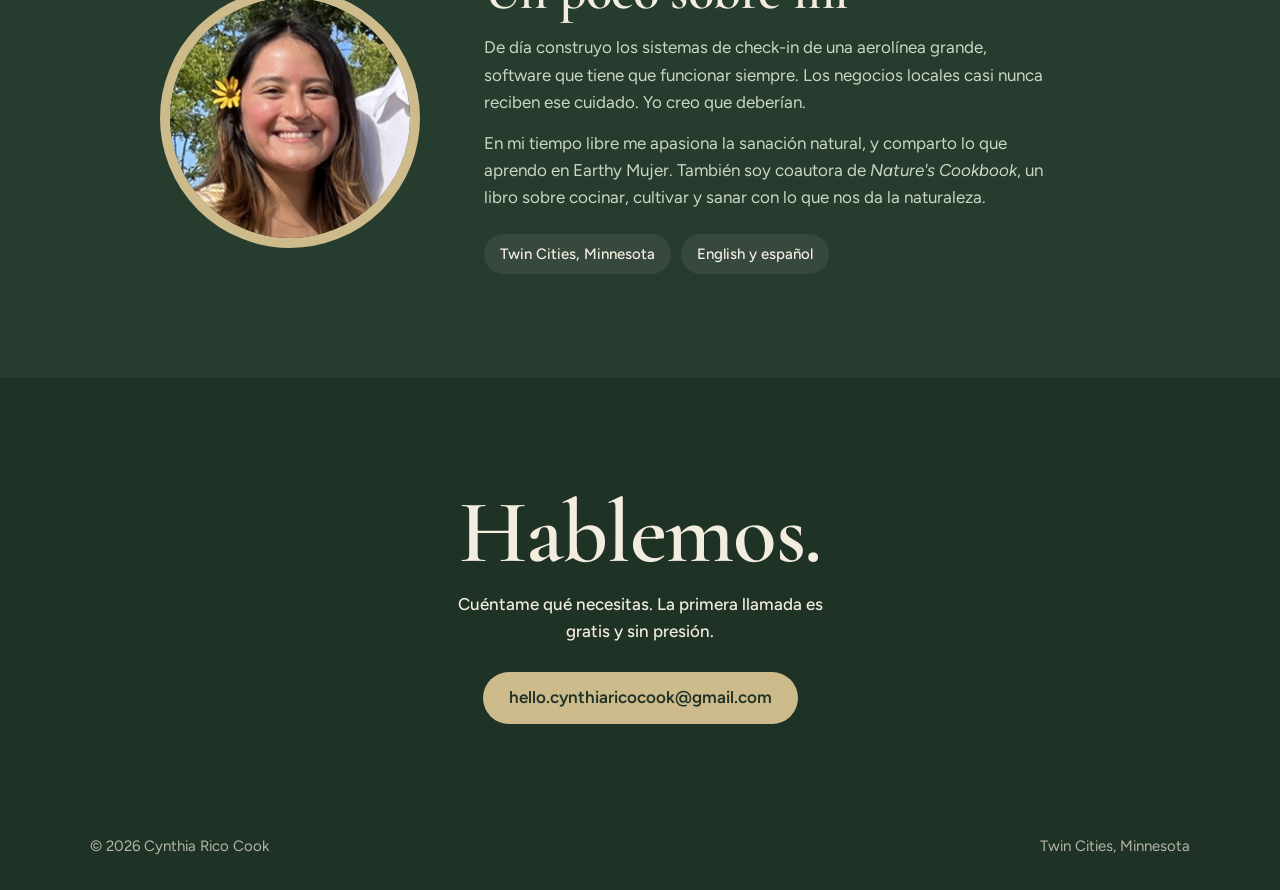
<file: es/index.html>
<!DOCTYPE html>

<html lang="es">
<head>
<meta charset="utf-8"/>
<meta content="width=device-width, initial-scale=1" name="viewport"/>
<title>Cynthia Rico Cook | Sitios web y herramientas para tu negocio</title>
<meta content="Hago sitios web y herramientas para tu negocio: sitios para que te encuentren, herramientas hechas a la medida de tu negocio y arreglos para lo que ya tienes. Español e inglés. Twin Cities, Minnesota." name="description"/>
<link href="https://cynthiaricocook.com/es/" rel="canonical"/>
<link href="https://cynthiaricocook.com/" hreflang="en" rel="alternate"/>
<link href="https://cynthiaricocook.com/es/" hreflang="es" rel="alternate"/>
<link href="https://cynthiaricocook.com/" hreflang="x-default" rel="alternate"/>
<link href="../favicon.svg" rel="icon" type="image/svg+xml"/>
<meta content="website" property="og:type"/>
<meta content="Cynthia Rico Cook" property="og:site_name"/>
<meta content="Cynthia Rico Cook | Sitios web y herramientas para tu negocio" property="og:title"/>
<meta content="Hago sitios web y herramientas para tu negocio: sitios para que te encuentren, herramientas hechas a la medida de tu negocio y arreglos para lo que ya tienes. Español e inglés. Twin Cities, Minnesota." property="og:description"/>
<meta content="https://cynthiaricocook.com/es/" property="og:url"/>
<meta content="es_US" property="og:locale"/>
<meta content="https://cynthiaricocook.com/img/og.jpg" property="og:image"/>
<meta content="1200" property="og:image:width"/>
<meta content="630" property="og:image:height"/>
<meta content="Rudbeckias junto a un lago, con las palabras Sitios web para negocios pequeños" property="og:image:alt"/>
<meta content="summary_large_image" name="twitter:card"/>
<script type="application/ld+json">{"@context": "https://schema.org", "@type": "ProfessionalService", "name": "Cynthia Rico Cook", "description": "Hago sitios web y herramientas para tu negocio: sitios para que te encuentren, herramientas hechas a la medida de tu negocio y arreglos para lo que ya tienes. Español e inglés. Twin Cities, Minnesota.", "url": "https://cynthiaricocook.com/es/", "image": "https://cynthiaricocook.com/img/og.jpg", "inLanguage": "es", "knowsLanguage": ["en", "es"], "areaServed": {"@type": "Place", "name": "Minneapolis-Saint Paul, Minnesota"}, "address": {"@type": "PostalAddress", "addressRegion": "MN", "addressCountry": "US"}, "founder": {"@type": "Person", "name": "Cynthia Rico Cook"}, "makesOffer": [{"@type": "Offer", "itemOffered": {"@type": "Service", "name": "Sitios web"}}, {"@type": "Offer", "itemOffered": {"@type": "Service", "name": "Herramientas web a la medida para negocios pequeños"}}, {"@type": "Offer", "itemOffered": {"@type": "Service", "name": "Arreglos y mantenimiento de sitios web"}}]}</script>
<link href="https://fonts.googleapis.com" rel="preconnect"/>
<link crossorigin="" href="https://fonts.gstatic.com" rel="preconnect"/>
<link href="https://fonts.googleapis.com/css2?family=Cormorant+Garamond:wght@500;600&amp;family=Figtree:wght@400;500;600;700&amp;display=swap" rel="stylesheet"/>
<style>
/* Client site, chapters layout. Botanical palette: deep green, cream, sage, soft gold. Each section has its own shape. */
:root{
  --cream:#F3EDE0; --ink:#1F3226; --soft:#53604F; --gold:#CDBB8C; --marker:#E2A63B;
  --green:#263C2E; --deep:#1F3226; --sage:#DCE3CE; --btn:#2F4A38; --sage-text:#CBD6C3;
  --serif:'Cormorant Garamond',Georgia,serif; --sans:'Figtree',system-ui,sans-serif;
  --ease:cubic-bezier(.23,1,.32,1);
}
*{box-sizing:border-box}
html{scroll-behavior:smooth}
body{background:var(--cream);color:var(--ink);font:400 17px/1.6 var(--sans);margin:0;overflow-x:hidden}
h1,h2,h3,p,ul,ol{margin:0}
h1,h2,.big,.price{font-family:var(--serif);font-weight:600;letter-spacing:-.015em;text-wrap:balance}
a{color:inherit}
img{display:block;max-width:100%}
:focus-visible{outline:3px solid var(--marker);outline-offset:3px;border-radius:6px}
.in{width:min(1100px,100% - 32px);margin-inline:auto}
section,header{position:relative}
u{text-decoration:none;background:linear-gradient(transparent 62%,var(--gold) 62% 90%,transparent 90%) no-repeat;background-size:100% 100%;transition:background-size .8s var(--ease) .35s}
u.gd{background-image:linear-gradient(transparent 62%,var(--marker) 62% 90%,transparent 90%)}
u.pre{background-size:0% 100%}
u.pre.on{background-size:100% 100%}

.btn{display:inline-flex;align-items:center;justify-content:center;min-height:52px;padding:0 26px;border-radius:999px;background:var(--btn);color:var(--cream);font-weight:600;text-decoration:none;transition:transform .16s var(--ease),background .2s}
.btn:active{transform:scale(.97)}
.btn.sm{min-height:44px;padding:0 18px;font-size:15px}
.btn.gold{background:var(--gold);color:var(--deep)}
.btn.ghost{background:transparent;color:inherit;box-shadow:inset 0 0 0 2px currentColor}
@media (hover:hover) and (pointer:fine){.btn.gold:hover{background:#D8C99D}.btn.ghost:hover{background:rgba(243,237,224,.1)}}

/* hero */
.hero{min-height:min(92vh,780px);display:flex;flex-direction:column;color:#F6F1E6;isolation:isolate}
.hero-bg{position:absolute;inset:0;z-index:-1;background:linear-gradient(90deg,rgba(14,24,17,.55),rgba(14,24,17,.1) 70%),linear-gradient(0deg,rgba(14,24,17,.6),rgba(14,24,17,.04) 60%),linear-gradient(180deg,rgba(14,24,17,.45),rgba(14,24,17,0) 22%),var(--bg) center 68%/cover}
.nav{display:flex;align-items:center;justify-content:space-between;gap:12px;padding-block:calc(20px + env(safe-area-inset-top,0px)) 0}
.brand{display:flex;align-items:center;gap:10px;font-weight:600;text-decoration:none}
.brand svg{flex:none}
.nav-r{display:flex;align-items:center;gap:10px}
.lang{display:flex;background:rgba(243,237,224,.2);-webkit-backdrop-filter:blur(10px);backdrop-filter:blur(10px);border-radius:999px;padding:4px}
.lang span{display:none}
.lang a{text-decoration:none;font-size:14px;font-weight:600;padding:8px 14px;min-height:36px;display:inline-flex;align-items:center;border-radius:999px;color:#F6F1E6}
.lang a[aria-current="page"]{background:var(--cream);color:var(--ink)}
.hero .nav{margin-bottom:48px}
.hero .panel{margin:auto 0 0;width:min(720px,100% - 32px);margin-left:clamp(16px,5vw,64px);margin-bottom:clamp(28px,5vw,64px);padding:clamp(28px,4.5vw,52px);border-radius:34px;background:linear-gradient(90deg,rgba(20,32,24,.34),rgba(20,32,24,.08));-webkit-backdrop-filter:blur(14px);backdrop-filter:blur(14px);-webkit-mask-image:radial-gradient(130% 130% at 0 100%,#000 62%,transparent 100%);mask-image:radial-gradient(130% 130% at 0 100%,#000 62%,transparent 100%)}
.me{display:flex;align-items:center;gap:12px;font-weight:600}
.me img{width:52px;height:52px;border-radius:50%;object-fit:cover;border:3px solid var(--gold)}
.hero h1{font-size:clamp(2.8rem,6.6vw,5rem);line-height:1;margin-top:18px;max-width:14ch;text-shadow:0 1px 18px rgba(0,0,0,.25)}
.hero h1 u{background-image:linear-gradient(transparent 62%,rgba(205,187,140,.55) 62% 90%,transparent 90%)}
.hero p.lead{margin-top:16px;max-width:44ch;font-size:1.1rem;color:rgba(246,241,230,.94)}
.hero .panel .btn{margin-top:26px}

/* easy to find */
.split{display:grid;grid-template-columns:1fr 1fr;min-height:560px}
.split .txt{background:var(--green);color:var(--cream);display:flex;flex-direction:column;justify-content:center;padding:clamp(32px,6vw,80px)}
.split h2{font-size:clamp(2.3rem,5vw,3.8rem);line-height:1.04}
.split p{color:var(--sage-text);margin-top:16px;max-width:38ch}
.split .list{list-style:none;padding:0;margin:22px 0 0;display:grid;gap:8px}
.split .list li{padding-left:22px;position:relative}
.split .list li::before{content:'';position:absolute;left:0;top:.62em;width:10px;height:10px;border-radius:50%;background:var(--gold);box-shadow:0 0 0 2px rgba(0,0,0,.12)}
.split .pic{background:var(--bg) 42% 50%/cover;min-height:320px}

/* one clear price + how it goes */
.how{background:var(--sage);color:var(--ink);padding-block:clamp(72px,11vw,140px);text-align:center}
.how .big{font-size:clamp(2.4rem,6.2vw,5.2rem);line-height:1.06;max-width:18ch;margin:0 auto}
.stops{list-style:none;padding:0;margin:clamp(40px,6vw,72px) auto 0;display:grid;grid-template-columns:repeat(3,minmax(0,1fr));gap:28px;position:relative;text-align:left;max-width:980px}
.stops::before{content:'';position:absolute;top:26px;left:26px;right:16%;border-top:2px dashed rgba(31,50,38,.35)}
.stop{display:flex;flex-direction:column;gap:10px;position:relative}
.num{width:52px;height:52px;border-radius:50%;background:var(--cream);border:2px solid var(--ink);display:grid;place-items:center;font:600 1.5rem/1 var(--serif)}
.stop:last-child .num{background:var(--gold);border-color:var(--gold)}
.stop h3{font-family:var(--serif);font-weight:600;font-size:1.7rem;line-height:1.1;margin-top:6px}
.stop p{color:var(--soft);max-width:28ch}

/* work */
.work{padding-block:clamp(64px,9vw,112px)}
.work h2,.pricing h2{font-size:clamp(2.3rem,5vw,3.8rem);line-height:1.05}
.work .lead{margin-top:14px;color:var(--soft);font-size:1.15rem}
.demos{margin-top:clamp(28px,4vw,44px);border-top:2px solid var(--ink)}
.demo{display:grid;grid-template-columns:minmax(0,1fr) auto;gap:16px 32px;align-items:center;padding:clamp(22px,3vw,34px) 0;border-bottom:1.5px solid rgba(31,50,38,.22);text-decoration:none;transition:padding .28s var(--ease)}
.demo h3{font-family:var(--serif);font-weight:600;font-size:clamp(1.9rem,3.2vw,2.6rem);line-height:1.08;margin-top:10px}
.demo p{color:var(--soft);max-width:54ch;margin-top:8px}
.tag{display:inline-block;background:var(--sage);color:var(--ink);font-size:13px;font-weight:600;padding:5px 12px;border-radius:999px}
.go{display:inline-flex;align-items:center;gap:8px;min-height:48px;padding:0 22px;border-radius:999px;background:var(--btn);color:var(--cream);font-weight:600;white-space:nowrap;transition:transform .2s var(--ease),background .2s}
.go::after{content:'\2192';transition:transform .25s var(--ease)}
.demo:active .go{transform:scale(.97)}
@media (hover:hover) and (pointer:fine){.demo:hover .go{background:var(--deep)}.demo:hover .go::after{transform:translateX(4px)}.demo:hover{padding-left:12px}}

/* who I can help */
.who{background:var(--deep);color:var(--cream);padding:clamp(64px,10vw,120px) 16px;text-align:center}
.who .in{width:min(980px,100%)}
.who h2{font-size:clamp(2.3rem,5vw,3.8rem);line-height:1.05}
.pills{list-style:none;padding:0;margin:clamp(28px,4vw,44px) 0 0;display:flex;flex-wrap:wrap;gap:12px;justify-content:center}
.pills li{background:var(--cream);color:var(--ink);border-radius:999px;padding:14px 26px;font-size:clamp(1.05rem,1.8vw,1.3rem);font-weight:600;box-shadow:0 4px 0 rgba(0,0,0,.25);transition:transform .22s var(--ease)}
.pills li:nth-child(3n+2){background:var(--sage)}
.pills li.more{background:var(--gold)}
@media (hover:hover) and (pointer:fine){.pills li:hover{transform:translateY(-4px) rotate(-1.5deg)}}
.pills li:active{transform:scale(.97)}
.who .open{margin:clamp(24px,3.5vw,36px) auto 0;max-width:46ch;font-size:clamp(1.05rem,1.6vw,1.2rem);opacity:.92}

/* pricing */
.pricing{padding:clamp(64px,10vw,112px) 16px;text-align:center}
.pricing .in{width:min(1100px,100%)}
.plans{display:grid;grid-template-columns:repeat(3,minmax(0,1fr));gap:20px;margin-top:36px;text-align:left}
.plan{border-radius:24px;padding:clamp(24px,3vw,34px);box-shadow:0 6px 0 rgba(0,0,0,.08);transition:transform .28s var(--ease),box-shadow .28s var(--ease),opacity .6s var(--ease)}
.plan.p1{background:var(--sage);color:var(--ink)}
.plan.p2{background:var(--green);color:var(--cream)}
.plan.p3{background:#FFFDF8;color:var(--ink);box-shadow:inset 0 0 0 1.5px rgba(0,0,0,.12),0 6px 0 rgba(0,0,0,.06)}
.plan h3{font:700 1.05rem/1.2 var(--sans)}
.plan .price{font-size:clamp(2rem,3.2vw,2.7rem);line-height:1.1;margin:8px 0}
.plan .price small{font:500 1rem/1 var(--sans)}
.plan p{font-size:.98rem;opacity:.85}
.plan p.price{opacity:1}
.plan:active{transform:scale(.98)}
@media (hover:hover) and (pointer:fine){.plan:hover{transform:translateY(-8px);box-shadow:0 16px 0 rgba(0,0,0,.08)}.plan.p3:hover{box-shadow:inset 0 0 0 1.5px rgba(0,0,0,.12),0 16px 0 rgba(0,0,0,.06)}}
.pricing .pf{margin-top:30px;opacity:.85;font-weight:500}

.spots{display:inline-block;margin-top:16px;background:var(--green);color:var(--cream);border-radius:999px;padding:9px 20px;font-weight:700;font-size:15px}
.intro{display:inline-block;align-self:flex-start;background:var(--green);color:var(--cream);border-radius:999px;padding:3px 11px;font-size:12px;font-weight:700;margin-bottom:6px}
.plan.p2 .intro{background:var(--gold);color:var(--deep)}
.plan{display:flex;flex-direction:column}
.pricing .pf{max-width:62ch;margin-inline:auto;line-height:1.5}

/* photo strip */
.band{height:clamp(220px,34vw,420px);background:var(--bg) center 34%/cover}

/* about */
.about{background:var(--green);color:var(--cream);padding:clamp(56px,9vw,104px) 16px}
.about .in{width:min(960px,100%);display:grid;grid-template-columns:auto minmax(0,1fr);gap:clamp(28px,5vw,64px);align-items:center}
.round{width:clamp(170px,22vw,260px);aspect-ratio:1;border-radius:50%;overflow:hidden;border:10px solid var(--gold)}
.round img{width:100%;height:100%;object-fit:cover}
.about h2{font-size:clamp(2.3rem,4.4vw,3.4rem);line-height:1.06}
.about p{color:var(--sage-text);margin-top:14px;max-width:52ch}
.chips{display:flex;flex-wrap:wrap;gap:10px;margin:22px 0 0;padding:0;list-style:none}
.chips li{background:rgba(127,127,127,.2);border-radius:999px;padding:8px 16px;font-size:15px;font-weight:500}

/* contact */
.contact{background:var(--deep);color:var(--cream);padding:clamp(56px,9vw,110px) 16px;text-align:center}
.contact h2{font-size:clamp(2.8rem,7.4vw,5.6rem);line-height:1}
.contact p{margin:14px auto 0;max-width:36ch;font-weight:500;opacity:.92}
.reach{display:flex;flex-wrap:wrap;gap:10px;justify-content:center;margin-top:26px}
footer{background:var(--deep);color:rgba(243,237,224,.7);display:flex;flex-wrap:wrap;gap:8px;justify-content:space-between;font-size:15px;padding:0 max(16px,calc((100% - 1100px)/2)) calc(32px + env(safe-area-inset-bottom,0px))}

/* motion */
.rv{opacity:0;transform:translateY(18px);transition:opacity .6s var(--ease),transform .6s var(--ease)}
.rv.on{opacity:1;transform:none}
.d1{transition-delay:.08s}.d2{transition-delay:.16s}.d3{transition-delay:.24s}.d4{transition-delay:.32s}
.pic.rv,.band.rv{opacity:1;transform:none;clip-path:inset(0 0 94% 0);transition:clip-path .9s var(--ease)}
.pic.rv.on,.band.rv.on{clip-path:inset(0 0 0 0)}
.round.rv{transform:scale(.92);transition:opacity .6s var(--ease),transform .7s var(--ease)}
.round.rv.on{transform:none}
.panel.rv{transform:translateY(26px) scale(.98)}
.panel.rv.on{transform:none}
.plan.rv{transition:transform .28s var(--ease),box-shadow .28s var(--ease),opacity .6s var(--ease)}
.plan.rv:not(.on){transform:translateY(22px) scale(.97)}
.plan.rv.on:nth-child(2){transition-delay:.1s,0s,.1s}
.plan.rv.on:nth-child(3){transition-delay:.2s,0s,.2s}
.plan.rv.done{transition-delay:0s!important}
@media (prefers-reduced-motion:reduce){
  html{scroll-behavior:auto}
  .rv,.pic.rv,.band.rv,.round.rv,.panel.rv,.plan.rv{opacity:1!important;transform:none!important;clip-path:none!important;transition:none!important}
  u.pre{background-size:100% 100%}
}

@media (max-width:860px){
  .split{grid-template-columns:1fr}
  .demo{grid-template-columns:1fr}
  .plans{grid-template-columns:1fr}
  .stops{grid-template-columns:1fr;gap:28px}
  .stops::before{top:26px;bottom:26px;left:25px;right:auto;border-top:0;border-left:2px dashed rgba(31,50,38,.35)}
  .stop{display:grid;grid-template-columns:52px 1fr;column-gap:16px}
  .stop .num{grid-row:span 2}
  .stop h3{margin-top:10px}
  .about .in{grid-template-columns:1fr;justify-items:center;text-align:center}
  .chips{justify-content:center}
}
@media (max-width:520px){
  .nav .btn{display:none}
}
</style>
</head>
<body>
<header class="hero">
<div aria-label="Flores de rudbeckia junto a un lago en las Twin Cities" class="hero-bg" role="img" style="--bg:url(../img/hero-susans.jpg)"></div>
<div class="in nav">
<a class="brand" href="#top" id="top">
<svg aria-hidden="true" height="36" viewbox="0 0 36 36" width="36"><circle cx="18" cy="18" fill="#24402F" r="18" stroke="#F3EDE0" stroke-width="1.5"></circle><path d="M18 27c0-6 0-9 0-12" fill="none" stroke="#FBF8F3" stroke-linecap="round" stroke-width="2.4"></path><path d="M18 17c-4.5 0-7-2.6-7-6.5 4.2 0 7 2.4 7 6.5Z" fill="#6E9A6A"></path><path d="M18 20c4.5 0 7.5-2.8 7.5-7-4.4 0-7.5 2.6-7.5 7Z" fill="#E2A63B"></path></svg>
<span>Cynthia Rico Cook</span>
</a>
<div class="nav-r">
<div aria-label="Language / Idioma" class="lang" role="group"><a href="../" hreflang="en">EN</a><span>/</span><a aria-current="page" href="./">ES</a></div>
<a class="btn sm gold" href="#contact">Hablemos</a>
</div>
</div>
<div class="panel">
<div class="me"><img alt="" height="52" src="../img/cynthia.jpg" width="52"/><span>Hola, soy Cynthia.</span></div>
<h1>Sitios web para <u>negocios pequeños.</u></h1>
<p class="lead">Cuéntame qué quieres tener en línea y yo lo construyo. Twin Cities, español e inglés.</p>
<a class="btn gold" href="#contact">Platiquemos de tu negocio</a>
</div>
</header>
<section class="split">
<div class="txt">
<h2>Que te encuentren fácil. Que sea fácil trabajar contigo.</h2>
<p>Sitios para que tus clientes te encuentren, herramientas hechas a la medida de tu negocio, y arreglos para lo que ya tienes.</p>
<ul class="list">
<li>Recibe pedidos, reservaciones o registros</li>
<li>Calculadora de cotizaciones al instante</li>
<li>Se ve bien en el teléfono y aparece en Google</li>
</ul>
</div>
<div aria-label="Un lago al atardecer con el cielo anaranjado" class="pic" role="img" style="--bg:url(../img/lake-sunset.jpg)"></div>
</section>
<section class="how">
<div class="in">
<p class="big">Un precio claro. Y <u class="gd">me quedo contigo</u> después del lanzamiento.</p>
<ol class="stops">
<li class="stop"><span class="num">1</span><h3>Platicamos</h3><p>Me cuentas qué necesitas. La primera llamada es gratis.</p></li>
<li class="stop"><span class="num">2</span><h3>Pruebas una demostración</h3><p>Algo real para probar antes de que construya lo demás.</p></li>
<li class="stop"><span class="num">3</span><h3>Lo construyo y me quedo</h3><p>Un precio claro. Y no desaparezco.</p></li>
</ol>
</div>
</section>
<section class="who" id="who">
<div class="in">
<h2>A quién puedo ayudar</h2>
<ul class="pills">
<li>Granjas</li>
<li>Negocios de limpieza</li>
<li>Restaurantes y cafés</li>
<li>Salones y estudios</li>
<li>Contratistas</li>
<li>Tiendas locales</li>
<li class="more">Y más, pregúntame</li>
</ul>
<p class="open">¿No estás en la lista? Cuéntame de tu negocio de todos modos. Me encanta resolver problemas y con gusto aprendo del tuyo.</p>
</div>
</section>
<section class="pricing" id="pricing">
<div class="in">
<h2>Precios sencillos</h2>
<p class="spots">3 lugares abiertos para clientes fundadores</p>
<div class="plans">
<div class="plan p1">
<span class="intro">Precio de lanzamiento</span>
<h3>Básico para negocios</h3>
<p class="price">Desde $750</p>
<p>Tu historia, servicios, horarios, fotos y un perfil en Google Maps.</p>
</div>
<div class="plan p2">
<span class="intro">Precio de lanzamiento</span>
<h3>Negocio + herramientas a la medida</h3>
<p class="price">Desde $1,500</p>
<p>Todo lo del Básico, más herramientas hechas a la medida de tu negocio: pedidos, reservaciones, cotizaciones, registros y más.</p>
</div>
<div class="plan p3">
<h3>Plan de cuidado</h3>
<p class="price">$40 a $60 <small>al mes</small></p>
<p>Yo me encargo de las actualizaciones y el alojamiento web para que tú atiendas tu negocio.</p>
</div>
</div>
<p class="pf">Los precios de lanzamiento son para mis primeros 3 clientes, a cambio de un testimonio y un lugar en mi portafolio. Los precios suben después. El Plan de cuidado se queda igual. Planes de pago bienvenidos. Tu primera llamada es gratis.</p>
</div>
</section>
<div aria-label="Flores silvestres frente al Monte Rainier nevado" class="band" role="img" style="--bg:url(../img/rainier-wildflowers.jpg)"></div>
<section class="work" id="work">
<div class="in">
<h2>Pruébalo tú</h2>
<p class="lead">Algunas cosas que he hecho. Todas funcionan de verdad.</p>
<div class="demos">
<a class="demo" href="../quote-demo/">
<div><span class="tag">Demostración</span><h3>Calculadora de cotizaciones</h3>
<p>Tus clientes contestan unas preguntas y ven un precio al instante. Hecha para negocios de limpieza, y fácil de adaptar al tuyo.</p></div>
<span class="go">Probar la calculadora</span>
</a>
<a class="demo" href="https://ricocynthia.github.io/forage-and-heal/">
<div><span class="tag">App en vivo</span><h3>Forage &amp; Heal</h3>
<p>Una guía para buscar plantas silvestres y hongos medicinales de Minnesota.</p></div>
<span class="go">Abrir la app</span>
</a>
</div>
</div>
</section>
<section class="about" id="about">
<div class="in">
<div class="round"><img alt="Cynthia sonriendo al aire libre con una flor amarilla en el pelo" loading="lazy" src="../img/cynthia.jpg"/></div>
<div>
<h2>Un poco sobre mí</h2>
<p>De día construyo los sistemas de check-in de una aerolínea grande, software que tiene que funcionar siempre. Los negocios locales casi nunca reciben ese cuidado. Yo creo que deberían.</p>
<p>En mi tiempo libre me apasiona la sanación natural, y comparto lo que aprendo en Earthy Mujer. También soy coautora de <i>Nature's Cookbook</i>, un libro sobre cocinar, cultivar y sanar con lo que nos da la naturaleza.</p>
<ul class="chips">
<li>Twin Cities, Minnesota</li>
<li>English y español</li>
</ul>
</div>
</div>
</section>
<section class="contact" id="contact">
<div class="in">
<h2>Hablemos.</h2>
<p>Cuéntame qué necesitas. La primera llamada es gratis y sin presión.</p>
<div class="reach"><a class="btn gold" href="mailto:hello.cynthiaricocook@gmail.com">hello.cynthiaricocook@gmail.com</a></div>
</div>
</section>
<footer><span>© 2026 Cynthia Rico Cook</span><span>Twin Cities, Minnesota</span></footer>
<script>
(function(){
  if(!('IntersectionObserver' in window))return;
  var map=[['.panel',0],['.split h2',0],['.split .txt p',1],['.split .list li',2],['.split .pic',0],
    ['.how .big',0],['.stop',0],
    ['.work h2',0],['.work .lead',1],['.demo',0],['.who h2',0],['.pills li',0],['.who .open',4],
    ['.pricing h2',0],['.plan',0],['.pricing .pf',0],['.band',0],['.about .round',0],['.about h2',0],['.about p',1],['.chips li',2],
    ['.contact h2',0],['.contact p',1],['.reach',2]];
  var els=[];
  map.forEach(function(m){
    document.querySelectorAll(m[0]).forEach(function(e,i){
      e.classList.add('rv');
      var d=m[1]?Math.min(4,m[1]+i):0; if(d)e.classList.add('d'+d);
      if(m[0]==='.pills li')e.style.transitionDelay=(i*70)+'ms';
      if(m[0]==='.stop'||m[0]==='.demo')e.style.transitionDelay=(i*100)+'ms';
      els.push(e);
    });
  });
  document.querySelectorAll('u').forEach(function(u){u.classList.add('pre');els.push(u)});
  function mk(th,rm){return new IntersectionObserver(function(es){es.forEach(function(x){
    if(!x.isIntersecting)return; var t=x.target; t.classList.add('on'); this.unobserve(t);
    if(t.classList.contains('plan'))setTimeout(function(){t.classList.add('done')},1100);
  },this)},{threshold:th,rootMargin:rm})}
  var o=mk(.2,'0px 0px -6% 0px'),o2=mk(0,'0px 0px -12% 0px');
  els.forEach(function(e){(e.classList.contains('pic')||e.classList.contains('band')?o2:o).observe(e)});
})();
</script>
</body>
</html>
</file>
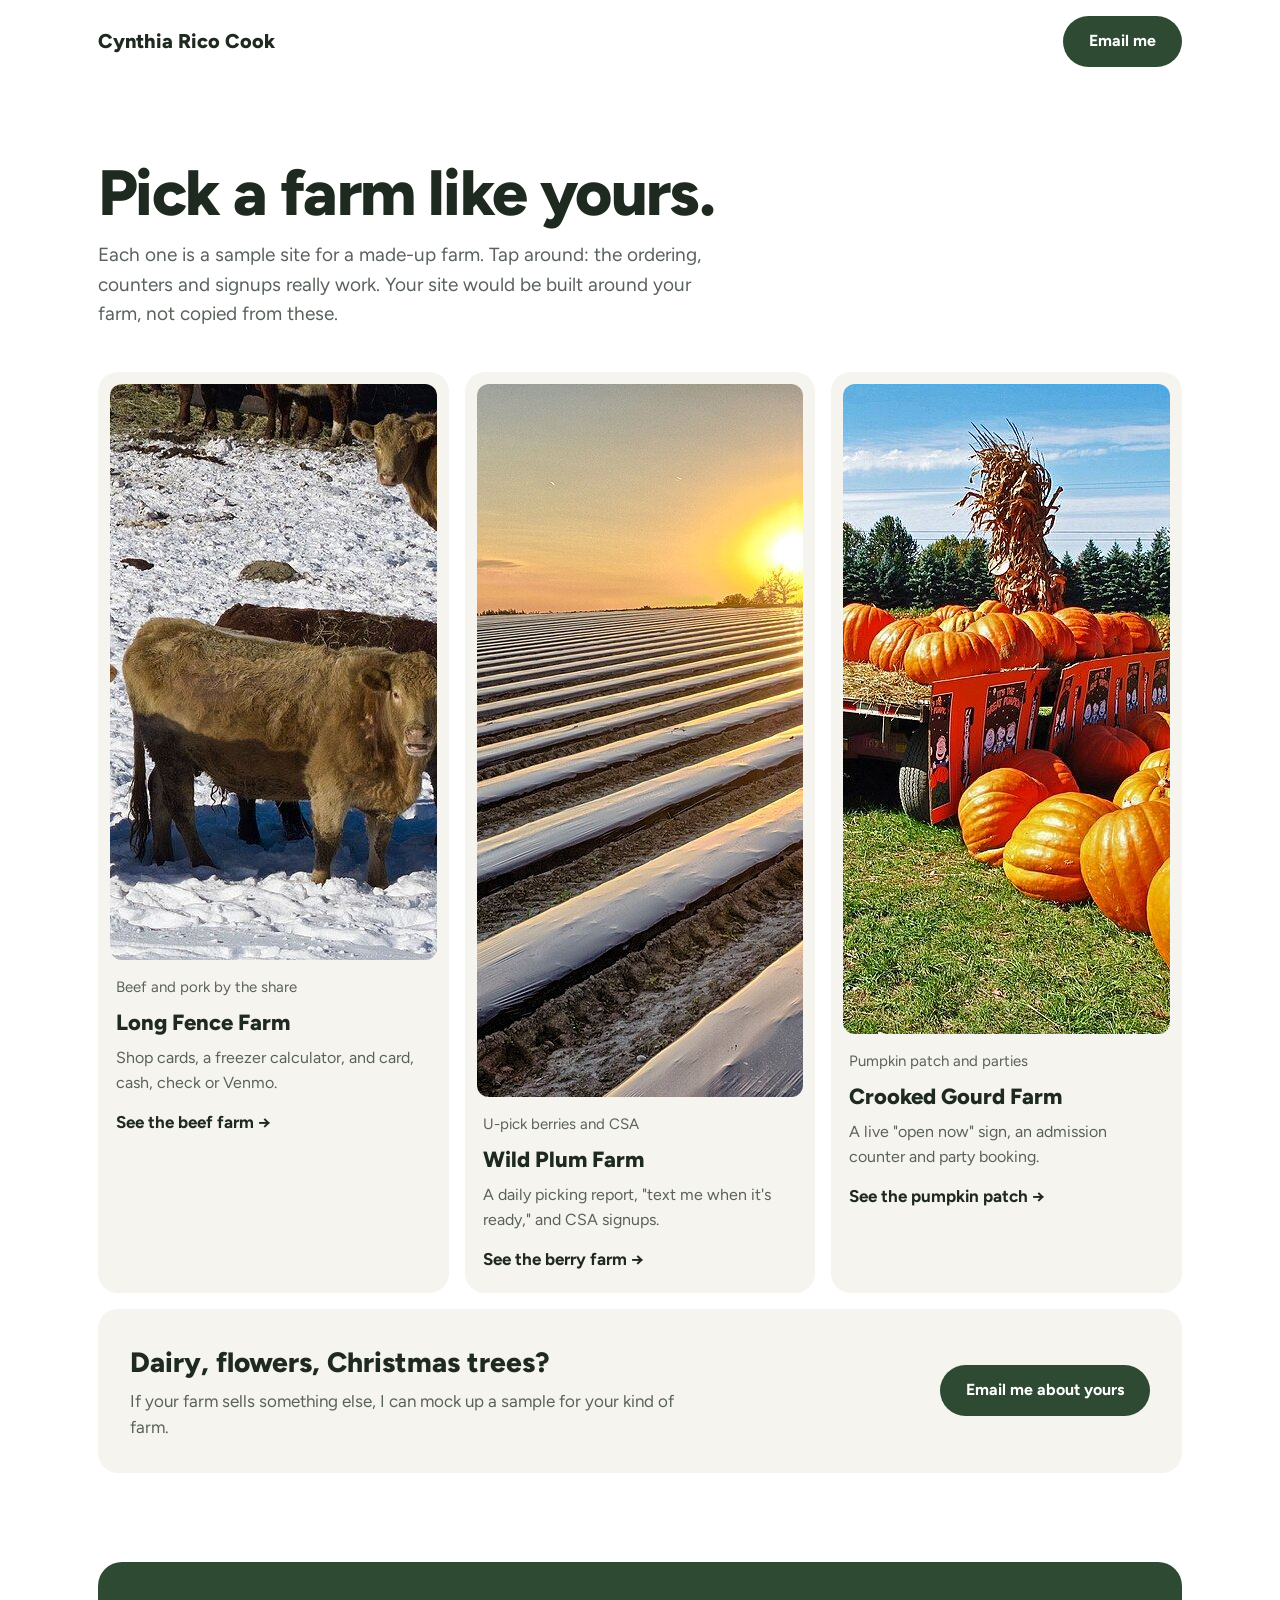
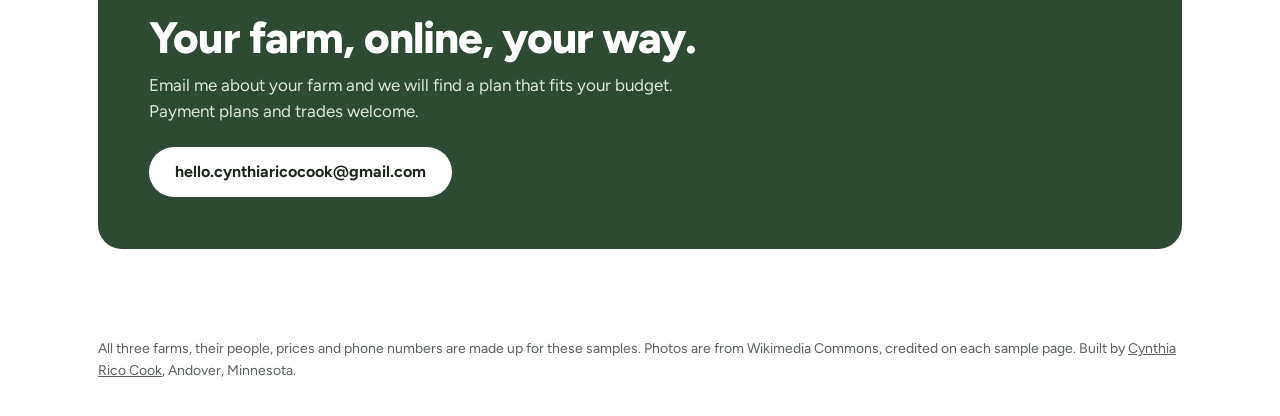
<file: farm-demo/index.html>
<!doctype html>
<html lang="en">
<head>
<meta charset="utf-8">
<meta name="viewport" content="width=device-width, initial-scale=1">
<title>Sample farm websites | Cynthia Rico Cook</title>
<meta name="description" content="Sample websites for family farms: beef and pork by the share, u-pick berries, and pumpkin patches. Built by Cynthia Rico Cook in Andover, Minnesota.">
<meta name="robots" content="noindex">
<link rel="icon" href="../favicon.svg" type="image/svg+xml">
<link rel="preconnect" href="https://fonts.googleapis.com">
<link rel="preconnect" href="https://fonts.gstatic.com" crossorigin>
<link rel="stylesheet" href="https://fonts.googleapis.com/css2?family=Figtree:wght@400;500;600;700;800&display=swap">
<style>
:root{--bg:#FFFFFF;--soft-bg:#F6F4EF;--ink:#1E2A20;--soft:#59625A;--green:#2E4A33;--ease-out:cubic-bezier(0.23,1,0.32,1);--m:clamp(18px,4vw,48px)}
*{box-sizing:border-box}
body{margin:0;background:var(--bg);color:var(--ink);font:400 17px/1.55 'Figtree',system-ui,sans-serif}
h1,h2,h3,p{margin:0}
a{color:inherit}
:focus-visible{outline:3px solid var(--green);outline-offset:3px}
.wrap{width:100%;max-width:1180px;margin:0 auto;padding-inline:var(--m)}
.top{display:flex;justify-content:space-between;align-items:center;gap:16px;padding-block:16px}
.top .name{font-weight:800;font-size:20px;text-decoration:none}
.btn{display:inline-flex;align-items:center;justify-content:center;min-height:50px;padding:13px 26px;border-radius:999px;background:var(--green);color:#fff;font-weight:700;font-size:16px;text-decoration:none;transition:transform 160ms var(--ease-out)}
.btn:active{transform:scale(0.97)}
.btn.light{background:#fff;color:var(--ink)}
header{padding-block:clamp(40px,6vw,80px) clamp(28px,4vw,44px)}
h1{font-weight:800;font-size:clamp(38px,5.4vw,64px);line-height:1.04;letter-spacing:-0.025em}
header p{margin-top:14px;max-width:52ch;font-size:19px;color:var(--soft)}
.grid{display:grid;grid-template-columns:repeat(3,minmax(0,1fr));gap:16px}
.farm{display:flex;flex-direction:column;gap:6px;background:var(--soft-bg);border-radius:20px;padding:12px 12px 20px;text-decoration:none;transition:transform 200ms var(--ease-out)}
.farm:active{transform:scale(0.98)}
@media (hover:hover) and (pointer:fine){.farm:hover{transform:translateY(-4px)}}
.farm img{width:100%;aspect-ratio:4/3;object-fit:cover;display:block;border-radius:12px;margin-bottom:10px}
.farm .kind{color:var(--soft);font-size:15px;padding-inline:6px}
.farm .n{font-weight:800;font-size:22px;padding-inline:6px}
.farm .does{font-size:16px;padding-inline:6px;color:var(--soft)}
.farm .go{font-weight:700;padding-inline:6px;margin-top:8px}
.more{margin-top:16px;background:var(--soft-bg);border-radius:20px;padding:clamp(22px,3vw,32px);display:flex;flex-wrap:wrap;justify-content:space-between;gap:16px;align-items:center}
.more h2{font-weight:800;font-size:clamp(22px,2.2vw,28px)}
.more p{color:var(--soft);margin-top:4px;max-width:52ch}
.band{margin-block:clamp(56px,7vw,96px);background:var(--green);color:#fff;border-radius:24px;padding:clamp(26px,4vw,52px)}
.band h2{font-weight:800;font-size:clamp(30px,3.6vw,44px);line-height:1.1;letter-spacing:-0.02em}
.band p{color:#DCE6DD;margin-top:10px;max-width:52ch}
.btns{display:flex;flex-wrap:wrap;gap:10px;margin-top:22px}
.btn.line{background:transparent;color:#fff;box-shadow:inset 0 0 0 2px rgba(255,255,255,.5)}
footer{padding-block:0 34px;font-size:14px;color:var(--soft)}
@media (max-width:900px){.grid{grid-template-columns:1fr}}
@media (prefers-reduced-motion: reduce){.farm,.btn{transition:none}.farm:active,.btn:active{transform:none}}
</style>
</head>
<body>
<div class="wrap top">
  <a class="name" href="../">Cynthia Rico Cook</a>
  <a class="btn" href="mailto:hello.cynthiaricocook@gmail.com">Email me</a>
</div>

<header class="wrap">
  <h1>Pick a farm like yours.</h1>
  <p>Each one is a sample site for a made-up farm. Tap around: the ordering, counters and signups really work. Your site would be built around your farm, not copied from these.</p>
</header>

<main class="wrap">
  <div class="grid">
    <a class="farm" href="beef/">
      <img src="../img/farm-demo/beef-hero.jpg" alt="" width="960" height="576" loading="lazy">
      <span class="kind">Beef and pork by the share</span>
      <span class="n">Long Fence Farm</span>
      <span class="does">Shop cards, a freezer calculator, and card, cash, check or Venmo.</span>
      <span class="go">See the beef farm <span aria-hidden="true">→</span></span>
    </a>
    <a class="farm" href="berries/">
      <img src="../img/farm-demo/berries-hero.jpg" alt="" width="960" height="713" loading="lazy">
      <span class="kind">U-pick berries and CSA</span>
      <span class="n">Wild Plum Farm</span>
      <span class="does">A daily picking report, "text me when it's ready," and CSA signups.</span>
      <span class="go">See the berry farm <span aria-hidden="true">→</span></span>
    </a>
    <a class="farm" href="pumpkins/">
      <img src="../img/farm-demo/pumpkins-hero.jpg" alt="" width="960" height="650" loading="lazy">
      <span class="kind">Pumpkin patch and parties</span>
      <span class="n">Crooked Gourd Farm</span>
      <span class="does">A live "open now" sign, an admission counter and party booking.</span>
      <span class="go">See the pumpkin patch <span aria-hidden="true">→</span></span>
    </a>
  </div>
  <div class="more">
    <div><h2>Dairy, flowers, Christmas trees?</h2><p>If your farm sells something else, I can mock up a sample for your kind of farm.</p></div>
    <a class="btn" href="mailto:hello.cynthiaricocook@gmail.com">Email me about yours</a>
  </div>

  <div class="band">
    <h2>Your farm, online, your way.</h2>
    <p>Email me about your farm and we will find a plan that fits your budget. Payment plans and trades welcome.</p>
    <div class="btns">
      <a class="btn light" href="mailto:hello.cynthiaricocook@gmail.com">hello.cynthiaricocook@gmail.com</a>
    </div>
  </div>
</main>

<footer class="wrap">All three farms, their people, prices and phone numbers are made up for these samples. Photos are from Wikimedia Commons, credited on each sample page. Built by <a href="../">Cynthia Rico Cook</a>, Andover, Minnesota.</footer>
</body>
</html>
</file>
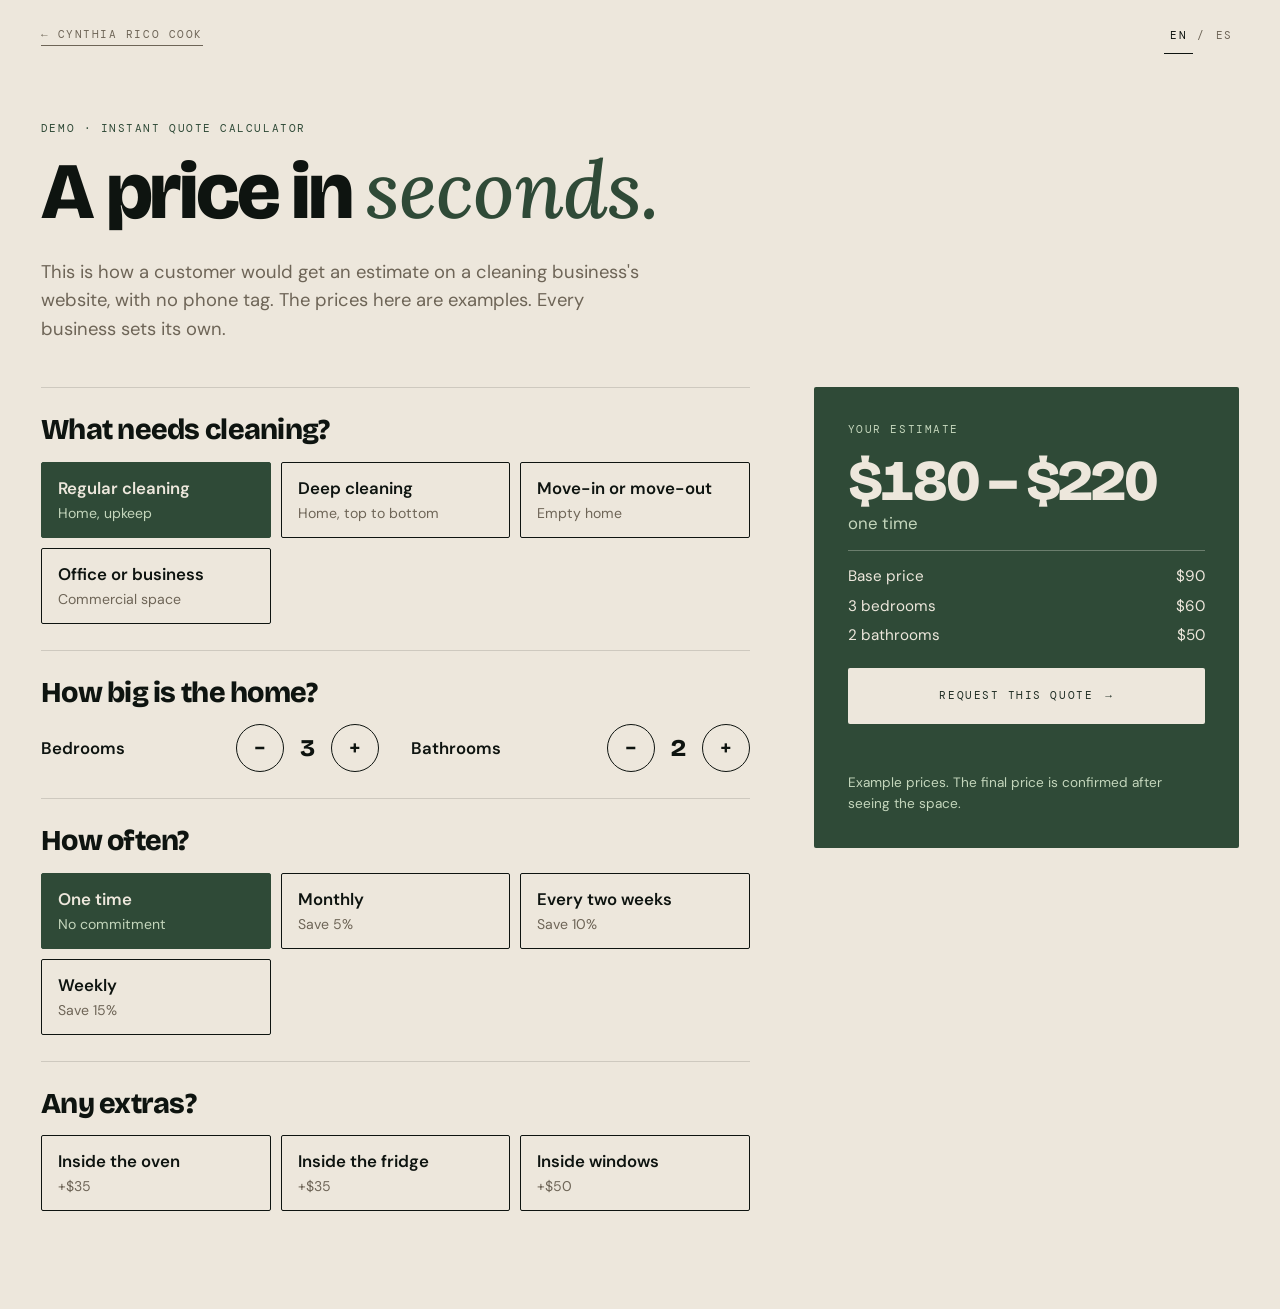
<file: quote-demo/index.html>
<!doctype html>
<html lang="en">
<head>
<meta charset="utf-8">
<meta name="viewport" content="width=device-width, initial-scale=1">
<title>Instant quote calculator demo | Cynthia Rico Cook</title>
<meta name="description" content="A demo of an instant quote calculator for a cleaning business. Customers answer a few questions and see a price range right away.">
<meta name="robots" content="noindex">
<link rel="icon" href="../favicon.svg" type="image/svg+xml">
<link rel="preconnect" href="https://fonts.googleapis.com">
<link rel="preconnect" href="https://fonts.gstatic.com" crossorigin>
<link rel="stylesheet" href="https://fonts.googleapis.com/css2?family=Bricolage+Grotesque:opsz,wght@12..96,500;12..96,700;12..96,800&family=DM+Mono:wght@400;500&family=DM+Sans:wght@400;500;600&family=Lora:ital,wght@1,500&display=swap">
<style>
/* Layout: questions on the left, a running estimate pinned on the right. On a phone the estimate pins to the bottom. */
:root{
  /* Same palette as the main site. The --blue names are kept from the first version: they now hold the moss greens. */
  --paper:#EDE7DC; --white:#F4EFE5; --ink:#0E1410; --stone:#6E6557; --line:rgba(14,20,16,.14);
  --blue:#2F4A37; --blue-deep:#1F2D24; --sky:#DCE3D2; --on-blue:#EDE7DC;
}
*{box-sizing:border-box}
body{margin:0;background:var(--paper);color:var(--ink);font:400 1.05rem/1.55 'DM Sans',system-ui,sans-serif}
h1,h2,p{margin:0}
a{color:inherit}
:focus-visible{outline:3px solid var(--blue);outline-offset:3px}
.pad{padding-inline:clamp(18px,3.2vw,44px)}
.cap{font:400 11px/1.6 'DM Mono','Courier New',monospace;letter-spacing:.14em;text-transform:uppercase}
.top{display:flex;flex-wrap:wrap;gap:10px 24px;justify-content:space-between;align-items:center;padding-block:18px;color:var(--stone)}
.top a{text-decoration:none;border-bottom:1px solid currentColor;padding-bottom:2px}
.lang{display:flex;gap:4px;align-items:center}
.lang button{font:inherit;letter-spacing:inherit;text-transform:inherit;background:none;border:0;border-bottom:1px solid transparent;color:var(--stone);cursor:pointer;padding:8px 6px;min-height:36px}
.lang button[aria-pressed="true"]{color:var(--ink);border-bottom-color:var(--ink)}
header{padding-block:clamp(20px,4vw,48px) clamp(24px,4vw,44px)}
h1{font:800 clamp(2.2rem,6.5vw,5rem)/.96 'Bricolage Grotesque','Arial Black',sans-serif;letter-spacing:-.04em;max-width:14ch;text-wrap:balance}
h1 em{font:italic 500 1em 'Lora',Georgia,serif;color:var(--blue);letter-spacing:-.01em}
.lead{margin-top:18px;color:var(--stone);font-size:1.15rem;max-width:46ch}

.layout{display:grid;grid-template-columns:minmax(0,1.25fr) minmax(0,.75fr);gap:clamp(24px,5vw,72px);align-items:start;padding-bottom:72px}
fieldset{border:0;margin:0;padding:26px 0;border-top:1px solid var(--line);min-width:0}
legend{padding:0;font:800 clamp(1.3rem,2.6vw,1.8rem)/1.1 'Bricolage Grotesque','Arial Black',sans-serif;letter-spacing:-.025em;margin-bottom:16px;float:left;width:100%}
legend + *{clear:both}
.opts{display:grid;grid-template-columns:repeat(auto-fit,minmax(170px,1fr));gap:10px}
.opt{position:relative}
.opt input{position:absolute;opacity:0;inset:0;width:100%;height:100%;margin:0;cursor:pointer}
.opt > span{display:flex;flex-direction:column;gap:2px;justify-content:center;min-height:64px;padding:12px 16px;border:1.5px solid var(--ink);border-radius:2px;font-weight:600;background:transparent;transition:background .15s,color .15s}
.opt small{font-weight:400;color:var(--stone);font-size:.88rem}
.opt input:checked + span{background:var(--blue);border-color:var(--blue);color:var(--on-blue)}
.opt input:checked + span small{color:#C4D6BC}
.opt input:focus-visible + span{outline:3px solid var(--blue);outline-offset:3px}
.steppers{display:grid;grid-template-columns:repeat(auto-fit,minmax(220px,1fr));gap:18px 32px}
.stepper{display:flex;align-items:center;justify-content:space-between;gap:12px}
.stepper b{font-weight:600}
.ctl{display:flex;align-items:center;gap:6px}
.ctl button{width:48px;height:48px;border-radius:50%;border:1.5px solid var(--ink);background:transparent;color:var(--ink);font:600 1.4rem/1 'Bricolage Grotesque','Arial Black',sans-serif;cursor:pointer}
.ctl button:hover{background:var(--sky)}
.ctl button:disabled{opacity:.3;cursor:default;background:transparent}
.ctl output{min-width:2.2ch;text-align:center;font:800 1.5rem 'Bricolage Grotesque','Arial Black',sans-serif;font-variant-numeric:tabular-nums}

.result{position:sticky;top:20px;background:var(--blue);color:var(--on-blue);border-radius:2px;padding:clamp(22px,3vw,34px);display:flex;flex-direction:column;gap:14px}
.result .cap{color:#C4D6BC}
.price{font:800 clamp(2.3rem,5vw,3.6rem)/1 'Bricolage Grotesque','Arial Black',sans-serif;letter-spacing:-.04em;font-variant-numeric:tabular-nums}
.per{color:#C4D6BC}
.lines{list-style:none;margin:0;padding:14px 0 0;border-top:1px solid rgba(246,243,236,.3);display:flex;flex-direction:column;gap:6px;font-size:.95rem}
.lines li{display:flex;justify-content:space-between;gap:12px}
.lines span:last-child{font-variant-numeric:tabular-nums;white-space:nowrap}
.btn{display:inline-flex;gap:12px;align-items:center;justify-content:center;background:var(--on-blue);color:var(--blue-deep);padding:0 26px;min-height:56px;border-radius:2px;border:0;cursor:pointer;margin-top:6px}
.result .btn{color:var(--blue-deep)}
.btn:hover{background:#fff}
#sent{min-height:1.3em;font-size:.95rem}
.fine{font-size:.85rem;color:#C4D6BC}
[hidden]{display:none!important}

@media (max-width:820px){
  .layout{grid-template-columns:1fr;padding-bottom:24px}
  .result{position:sticky;top:auto;bottom:calc(10px + env(safe-area-inset-bottom,0px));gap:8px;padding:16px 18px;box-shadow:0 10px 30px rgba(0,0,0,.25)}
  .result{flex-direction:row;flex-wrap:wrap;align-items:center;justify-content:space-between;gap:6px 14px}
  .result .lines,.result .fine,.result > div.cap{display:none}
  .price{font-size:1.6rem}
  .btn{min-height:46px;margin:0;padding:0 18px}
  #sent{flex-basis:100%;min-height:0}
}
</style>
</head>
<body>

<div class="top pad cap">
  <a href="../" data-es="← Cynthia Rico Cook">← Cynthia Rico Cook</a>
  <div class="lang" role="group" aria-label="Language / Idioma"><button data-lang="en">EN</button><span>/</span><button data-lang="es">ES</button></div>
</div>

<header class="pad">
  <div class="cap" style="color:var(--blue)" data-es="Demostración · Calculadora de cotizaciones">Demo · Instant quote calculator</div>
  <h1><span data-es="Un precio en">A price in</span> <em data-es="segundos.">seconds.</em></h1>
  <p class="lead" data-es="Así es como un cliente recibiría un estimado en el sitio de un negocio de limpieza, sin llamadas ni esperas. Los precios son de ejemplo: cada negocio pone los suyos.">This is how a customer would get an estimate on a cleaning business's website, with no phone tag. The prices here are examples. Every business sets its own.</p>
</header>

<main class="pad layout">
  <form id="calc" novalidate>
    <fieldset>
      <legend data-es="¿Qué necesitas limpiar?">What needs cleaning?</legend>
      <div class="opts">
        <label class="opt"><input type="radio" name="type" value="regular" id="t-regular" checked><span><span data-es="Limpieza regular">Regular cleaning</span><small data-es="Casa, mantenimiento">Home, upkeep</small></span></label>
        <label class="opt"><input type="radio" name="type" value="deep" id="t-deep"><span><span data-es="Limpieza profunda">Deep cleaning</span><small data-es="Casa, de arriba a abajo">Home, top to bottom</small></span></label>
        <label class="opt"><input type="radio" name="type" value="move" id="t-move"><span><span data-es="Mudanza">Move-in or move-out</span><small data-es="Casa vacía">Empty home</small></span></label>
        <label class="opt"><input type="radio" name="type" value="office" id="t-office"><span><span data-es="Oficina o negocio">Office or business</span><small data-es="Espacio comercial">Commercial space</small></span></label>
      </div>
    </fieldset>

    <fieldset id="home-size">
      <legend data-es="¿De qué tamaño es la casa?">How big is the home?</legend>
      <div class="steppers">
        <div class="stepper"><b data-es="Recámaras">Bedrooms</b><div class="ctl"><button type="button" data-step="beds" data-d="-1" aria-label="Fewer bedrooms">−</button><output id="beds">3</output><button type="button" data-step="beds" data-d="1" aria-label="More bedrooms">+</button></div></div>
        <div class="stepper"><b data-es="Baños">Bathrooms</b><div class="ctl"><button type="button" data-step="baths" data-d="-1" aria-label="Fewer bathrooms">−</button><output id="baths">2</output><button type="button" data-step="baths" data-d="1" aria-label="More bathrooms">+</button></div></div>
      </div>
    </fieldset>

    <fieldset id="office-size" hidden>
      <legend data-es="¿De qué tamaño es el espacio?">How big is the space?</legend>
      <div class="opts">
        <label class="opt"><input type="radio" name="size" value="small" id="s-small" checked><span><span data-es="Pequeño">Small</span><small data-es="Menos de 1,000 pies²">Under 1,000 sq ft</small></span></label>
        <label class="opt"><input type="radio" name="size" value="medium" id="s-medium"><span><span data-es="Mediano">Medium</span><small data-es="1,000 a 2,500 pies²">1,000 to 2,500 sq ft</small></span></label>
        <label class="opt"><input type="radio" name="size" value="large" id="s-large"><span><span data-es="Grande">Large</span><small data-es="2,500 a 5,000 pies²">2,500 to 5,000 sq ft</small></span></label>
      </div>
    </fieldset>

    <fieldset id="freq">
      <legend data-es="¿Cada cuánto?">How often?</legend>
      <div class="opts">
        <label class="opt"><input type="radio" name="freq" value="once" id="f-once" checked><span><span data-es="Una sola vez">One time</span><small data-es="Sin compromiso">No commitment</small></span></label>
        <label class="opt"><input type="radio" name="freq" value="monthly" id="f-monthly"><span><span data-es="Cada mes">Monthly</span><small data-es="Ahorra 5%">Save 5%</small></span></label>
        <label class="opt"><input type="radio" name="freq" value="biweekly" id="f-biweekly"><span><span data-es="Cada dos semanas">Every two weeks</span><small data-es="Ahorra 10%">Save 10%</small></span></label>
        <label class="opt"><input type="radio" name="freq" value="weekly" id="f-weekly"><span><span data-es="Cada semana">Weekly</span><small data-es="Ahorra 15%">Save 15%</small></span></label>
      </div>
    </fieldset>

    <fieldset id="extras">
      <legend data-es="¿Algo extra?">Any extras?</legend>
      <div class="opts">
        <label class="opt"><input type="checkbox" name="extra" value="oven" id="x-oven"><span><span data-es="Dentro del horno">Inside the oven</span><small>+$35</small></span></label>
        <label class="opt"><input type="checkbox" name="extra" value="fridge" id="x-fridge"><span><span data-es="Dentro del refrigerador">Inside the fridge</span><small>+$35</small></span></label>
        <label class="opt"><input type="checkbox" name="extra" value="windows" id="x-windows"><span><span data-es="Ventanas por dentro">Inside windows</span><small>+$50</small></span></label>
      </div>
    </fieldset>
  </form>

  <aside class="result" aria-live="polite">
    <div class="cap" data-es="Tu estimado">Your estimate</div>
    <div><div class="price" id="price">$0</div><div class="per" id="per"></div></div>
    <ul class="lines" id="lines"></ul>
    <button class="btn cap" id="request" type="button"><span data-es="Pedir esta cotización">Request this quote</span><span>→</span></button>
    <div id="sent" role="status"></div>
    <div class="fine" data-es="Precios de ejemplo. El precio final se confirma después de ver el espacio.">Example prices. The final price is confirmed after seeing the space.</div>
  </aside>
</main>

<script>
/* Every number a business would change lives here. */
const PRICES = {
  home: {
    regular: { base: 90,  bedroom: 20, bathroom: 25 },
    deep:    { base: 160, bedroom: 35, bathroom: 40 },
    move:    { base: 200, bedroom: 40, bathroom: 45 },
  },
  office: { small: 120, medium: 210, large: 360 },
  discount: { once: 0, monthly: 0.05, biweekly: 0.10, weekly: 0.15 },
  extras: { oven: 35, fridge: 35, windows: 50 },
  spread: 0.10,   // the estimate shows a range of plus or minus this much
  roundTo: 5,
};

/* Works in whole dollars. Returns the range and the lines that explain it. */
function estimate(s) {
  const isOffice = s.type === 'office';
  const repeats = s.type === 'regular' || isOffice;
  const lines = [];
  let subtotal;
  if (isOffice) {
    subtotal = PRICES.office[s.size];
    lines.push(['base', subtotal]);
  } else {
    const p = PRICES.home[s.type];
    lines.push(['base', p.base], ['beds', p.bedroom * s.beds], ['baths', p.bathroom * s.baths]);
    subtotal = p.base + p.bedroom * s.beds + p.bathroom * s.baths;
  }
  const rate = repeats ? PRICES.discount[s.freq] : 0;
  const off = Math.round(subtotal * rate);
  if (off) lines.push(['discount', -off]);
  let total = subtotal - off;
  if (!isOffice) for (const x of s.extras) { total += PRICES.extras[x]; lines.push([x, PRICES.extras[x]]); }
  const r = n => Math.round(n / PRICES.roundTo) * PRICES.roundTo;
  return { low: r(total * (1 - PRICES.spread)), high: r(total * (1 + PRICES.spread)), lines, repeats: repeats && s.freq !== 'once' };
}

const TEXT = {
  en: { base:'Base price', beds:n=>`${n} bedroom${n===1?'':'s'}`, baths:n=>`${n} bathroom${n===1?'':'s'}`, discount:'Repeat visit savings', oven:'Inside the oven', fridge:'Inside the fridge', windows:'Inside windows',
        perVisit:'per visit', oneTime:'one time', sent:'In a real site, this sends your answers to the business by text or email.' },
  es: { base:'Precio base', beds:n=>`${n} recámara${n===1?'':'s'}`, baths:n=>`${n} baño${n===1?'':'s'}`, discount:'Ahorro por visitas regulares', oven:'Dentro del horno', fridge:'Dentro del refrigerador', windows:'Ventanas por dentro',
        perVisit:'por visita', oneTime:'una sola vez', sent:'En un sitio real, esto le envía tus respuestas al negocio por mensaje o correo.' },
};

if (typeof document !== 'undefined') {
  const $ = id => document.getElementById(id);
  const state = { type:'regular', size:'small', freq:'once', beds:3, baths:2, extras:[] };
  const LIMITS = { beds:[1,6], baths:[1,5] };
  const els = [...document.querySelectorAll('[data-es]')];
  els.forEach(e => e.dataset.en = e.innerHTML);
  let lang = 'en';
  try { const s = localStorage.getItem('quote-lang'); if (s === 'es' || s === 'en') lang = s; else if ((navigator.language||'').startsWith('es')) lang = 'es'; } catch (e) {}
  const money = n => (n < 0 ? '−$' : '$') + Math.abs(n);

  function render() {
    const t = TEXT[lang], isOffice = state.type === 'office', q = estimate(state);
    $('home-size').hidden = isOffice; $('extras').hidden = isOffice; $('office-size').hidden = !isOffice;
    $('freq').hidden = !(state.type === 'regular' || isOffice);
    for (const k of ['beds','baths']) {
      $(k).textContent = state[k];
      document.querySelectorAll(`[data-step="${k}"]`).forEach(b => b.disabled = state[k] + Number(b.dataset.d) < LIMITS[k][0] || state[k] + Number(b.dataset.d) > LIMITS[k][1]);
    }
    $('price').textContent = `$${q.low} – $${q.high}`;
    $('per').textContent = q.repeats ? t.perVisit : t.oneTime;
    $('lines').innerHTML = q.lines.map(([k, v]) => {
      const label = k === 'beds' ? t.beds(state.beds) : k === 'baths' ? t.baths(state.baths) : t[k];
      return `<li><span>${label}</span><span>${money(v)}</span></li>`;
    }).join('');
    $('sent').textContent = '';
  }
  function applyLang() {
    document.documentElement.lang = lang;
    els.forEach(e => e.innerHTML = e.dataset[lang]);
    document.querySelectorAll('[data-lang]').forEach(b => b.setAttribute('aria-pressed', b.dataset.lang === lang));
    render();
  }
  $('calc').addEventListener('change', e => {
    const el = e.target;
    if (el.name === 'extra') state.extras = [...document.querySelectorAll('[name=extra]:checked')].map(x => x.value);
    else state[el.name] = el.value;
    render();
  });
  document.addEventListener('click', e => {
    const b = e.target.closest('button'); if (!b) return;
    if (b.dataset.step) { state[b.dataset.step] += Number(b.dataset.d); render(); }
    else if (b.dataset.lang) { lang = b.dataset.lang; try { localStorage.setItem('quote-lang', lang); } catch (x) {} applyLang(); }
    else if (b.id === 'request') $('sent').textContent = TEXT[lang].sent;
  });
  applyLang();
}
</script>
</body>
</html>
</file>
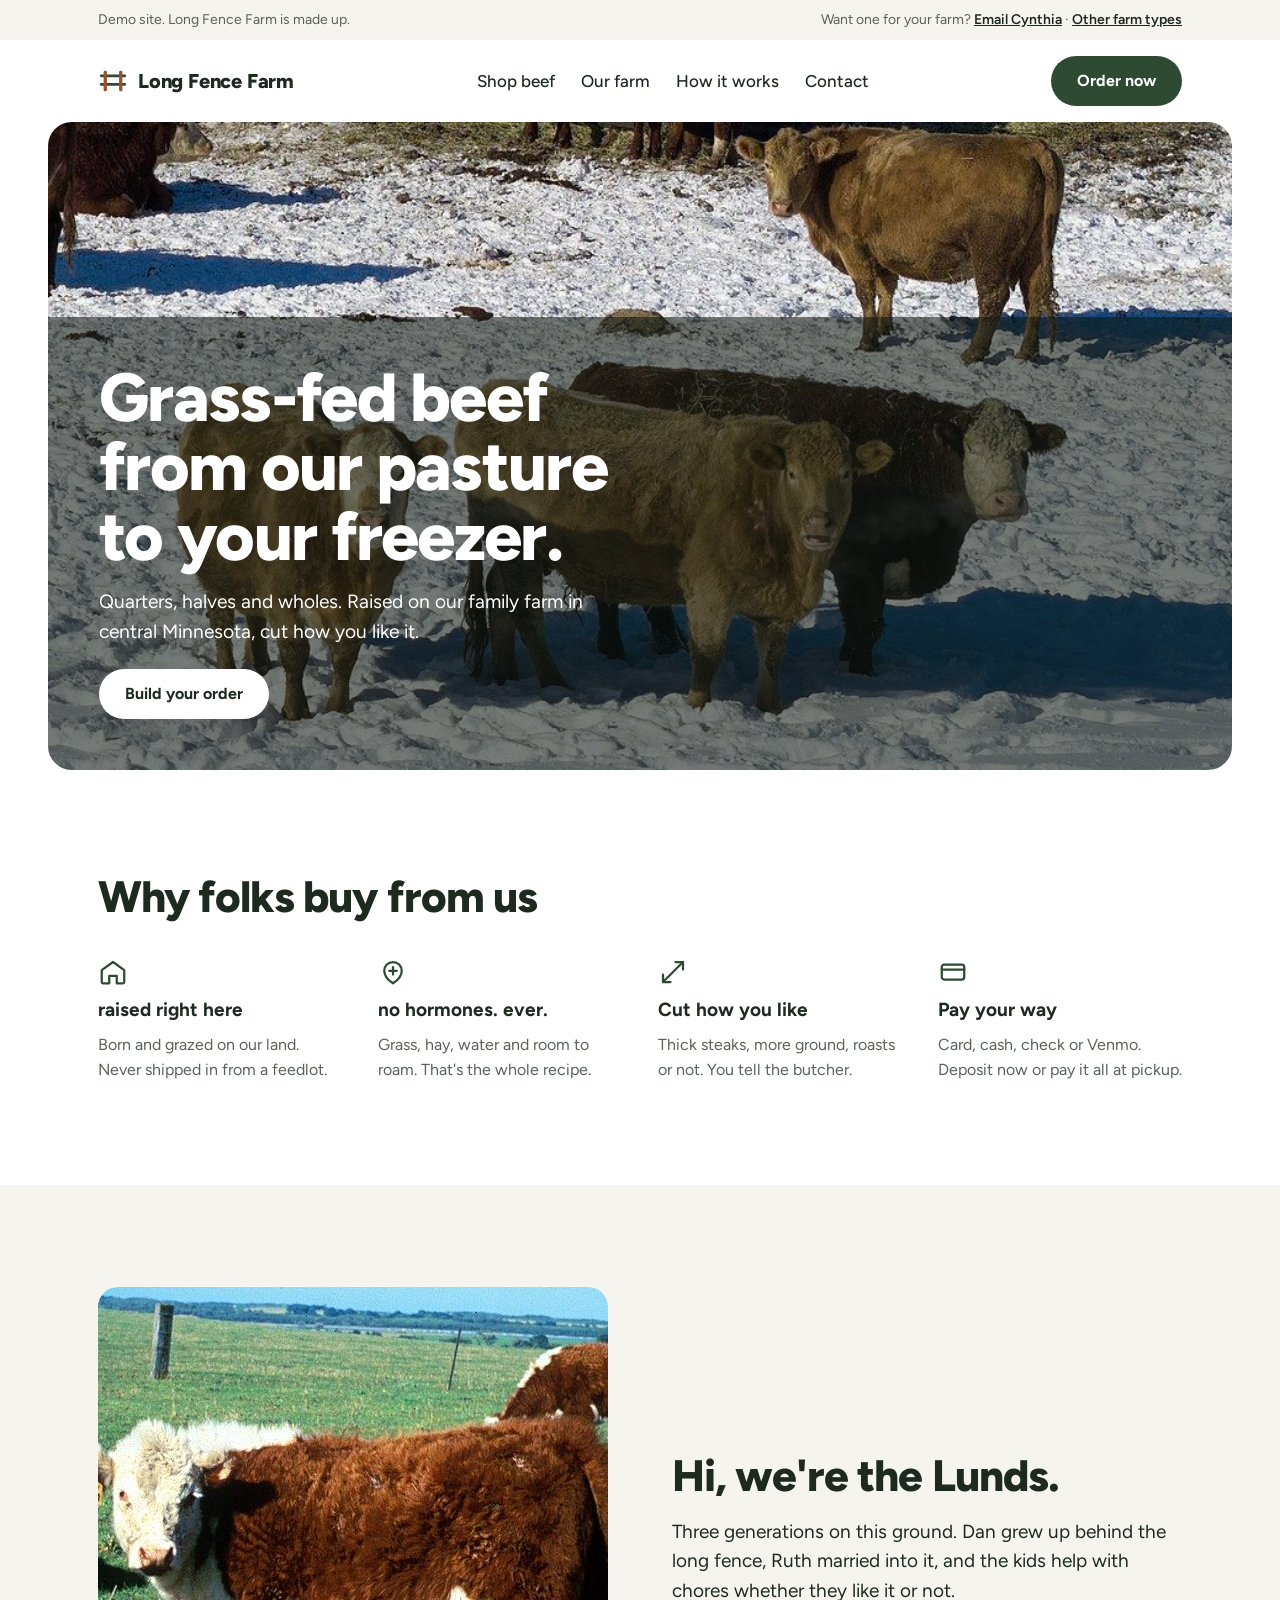
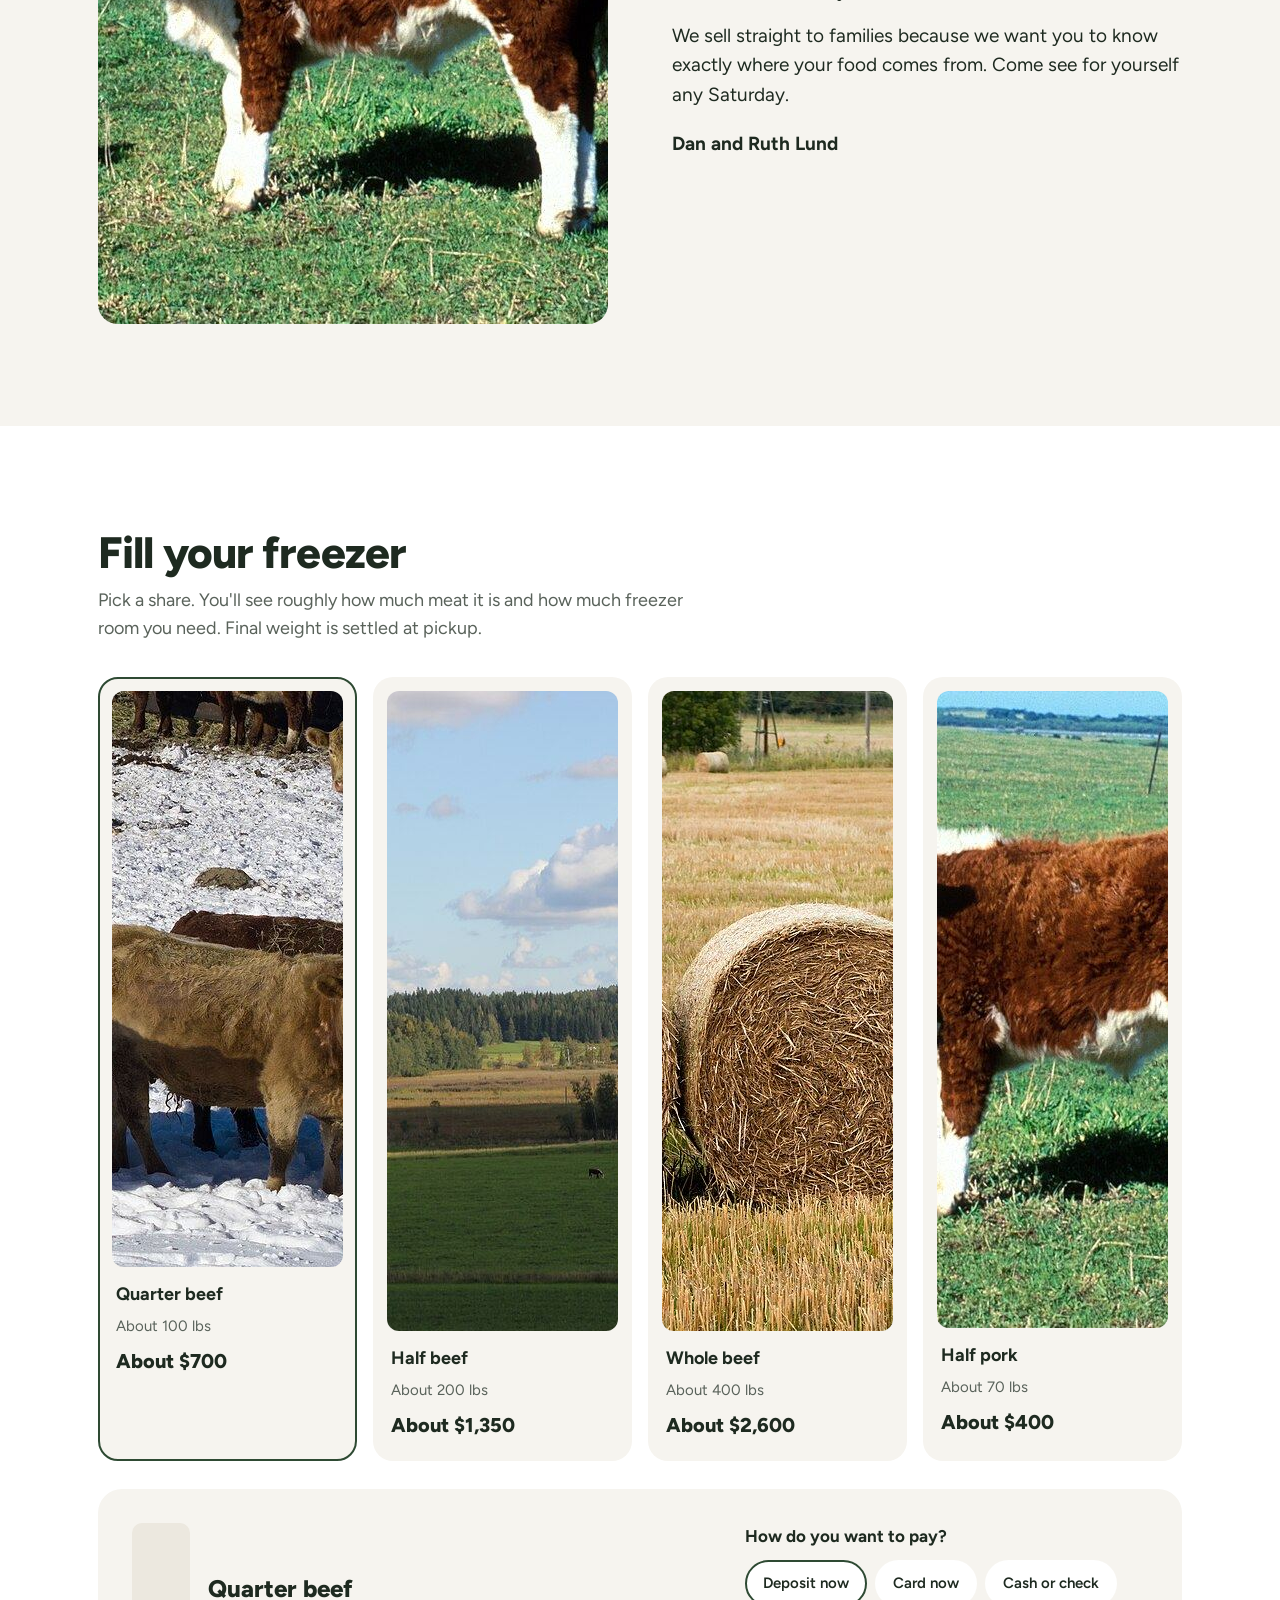
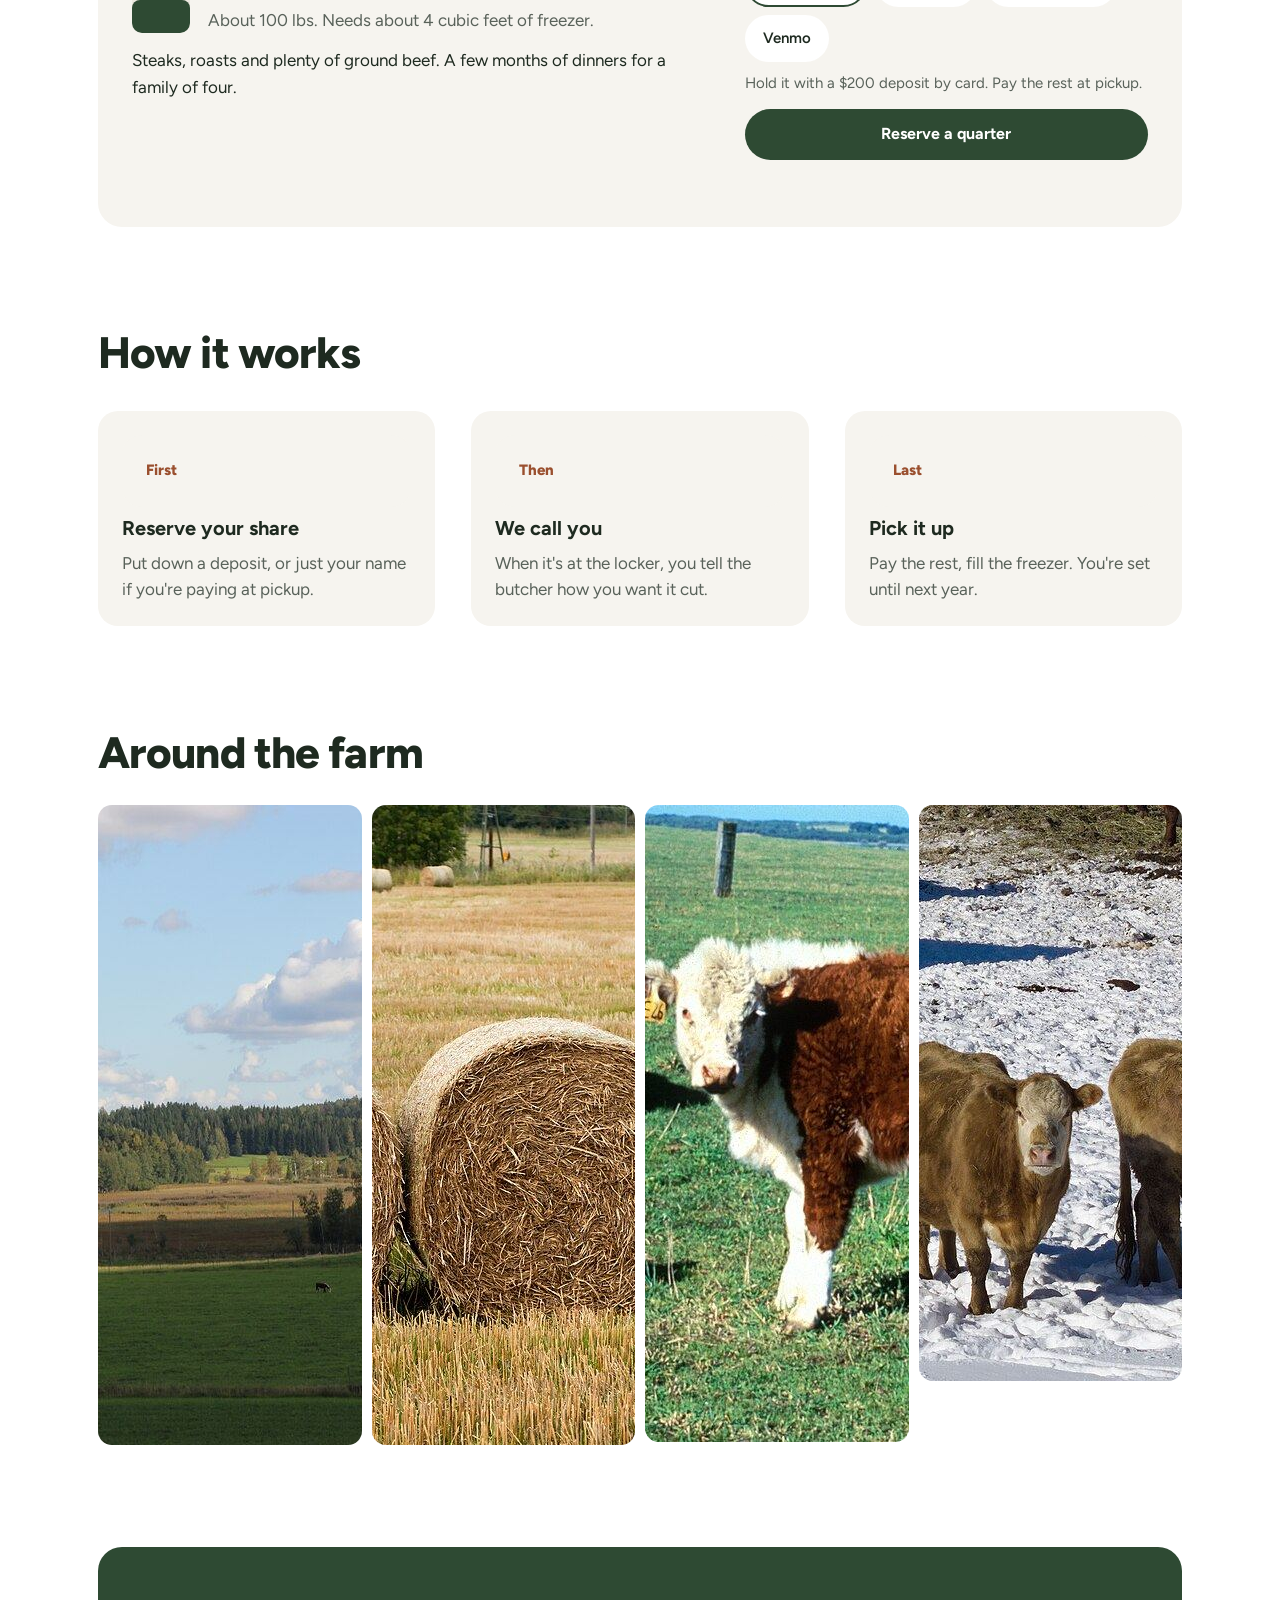
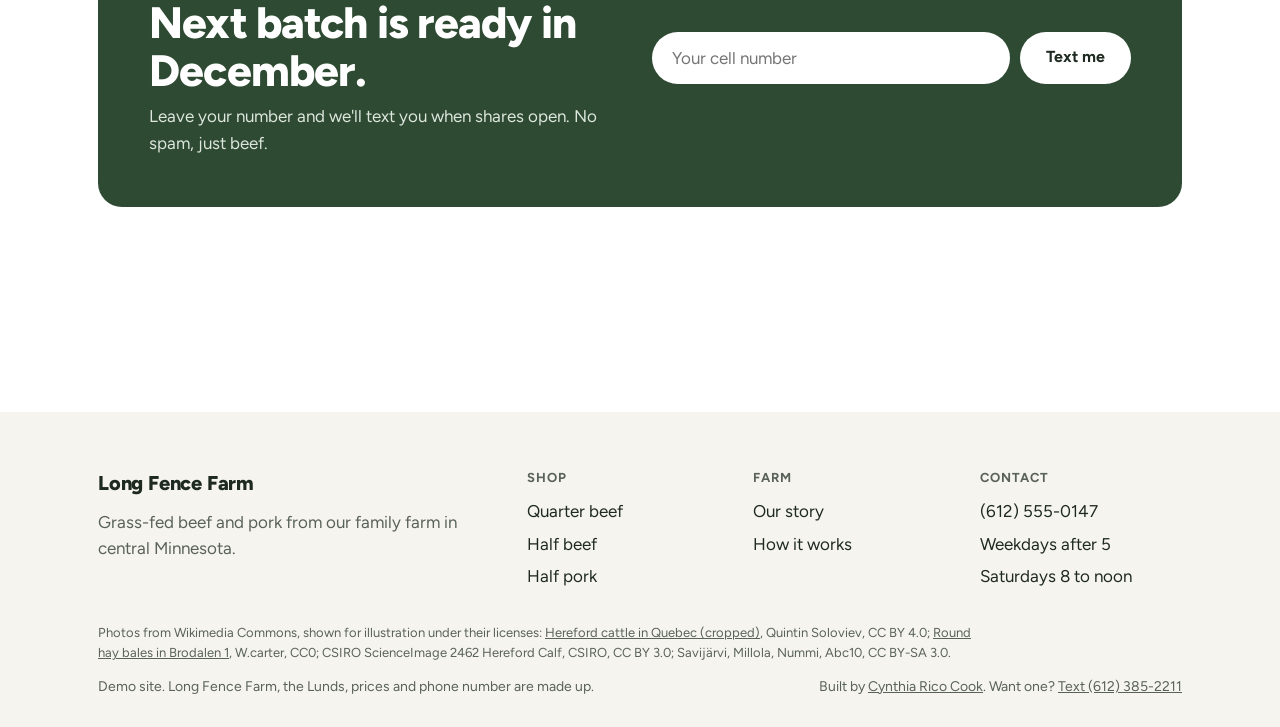
<file: farm-demo/beef/index.html>
<!doctype html>
<html lang="en">
<head>
<meta charset="utf-8">
<meta name="viewport" content="width=device-width, initial-scale=1">
<title>Beef farm demo | Cynthia Rico Cook</title>
<meta name="description" content="A demo website for a farm selling beef and pork by the share: shop cards, a freezer calculator, and card, cash, check or Venmo. Long Fence Farm is made up.">
<meta name="robots" content="noindex">
<link rel="icon" href="../../favicon.svg" type="image/svg+xml">
<link rel="preconnect" href="https://fonts.googleapis.com">
<link rel="preconnect" href="https://fonts.gstatic.com" crossorigin>
<link rel="stylesheet" href="https://fonts.googleapis.com/css2?family=Figtree:wght@400;500;600;700;800&display=swap">
<style>
:root{
  --bg:#FFFFFF; --soft-bg:#F6F4EF; --line-bg:#ECE8DF;
  --ink:#1E2A20; --soft:#59625A; --green:#2E4A33; --green-ink:#FFFFFF;
  --accent:#9A4F2E;
  --ease-out:cubic-bezier(0.23,1,0.32,1);
  --m:clamp(18px,4vw,48px);
}
*{box-sizing:border-box}
html{scroll-behavior:smooth}
body{margin:0;background:var(--bg);color:var(--ink);font:400 17px/1.55 'Figtree',system-ui,sans-serif}
h1,h2,h3,p{margin:0}
a{color:inherit}
button,input{font:inherit}
:focus-visible{outline:3px solid var(--accent);outline-offset:3px}
.wrap{width:100%;max-width:1180px;margin:0 auto;padding-inline:var(--m)}
.btn{display:inline-flex;align-items:center;justify-content:center;min-height:50px;padding:13px 26px;border-radius:999px;border:0;background:var(--green);color:var(--green-ink);font-weight:700;font-size:16px;text-decoration:none;cursor:pointer;transition:transform 160ms var(--ease-out),background-color 200ms ease}
.btn:active{transform:scale(0.97)}
.btn.light{background:#fff;color:var(--ink)}
.btn.full{width:100%}
h2{font-weight:800;font-size:clamp(30px,3.6vw,44px);line-height:1.1;letter-spacing:-0.02em}
.sub{color:var(--soft);font-size:18px;max-width:52ch;margin-top:10px}
section{padding-block:clamp(64px,8vw,104px)}

.demo-bar{background:var(--soft-bg);font-size:14px;color:var(--soft)}
.demo-bar .wrap{display:flex;flex-wrap:wrap;gap:4px 16px;justify-content:space-between;padding-block:9px}
.demo-bar a{color:var(--ink);font-weight:600}
.nav .wrap{display:flex;align-items:center;justify-content:space-between;gap:20px;padding-block:16px}
.logo{display:flex;align-items:center;gap:10px;font-weight:800;font-size:20px;letter-spacing:-0.01em;text-decoration:none}
.logo svg{flex-shrink:0}
.nav ul{display:flex;gap:26px;list-style:none;margin:0;padding:0;font-weight:500}
.nav ul a{text-decoration:none}
@media (max-width:820px){.nav ul{display:none}}

.hero{position:relative;padding:0}
.hero .frame{position:relative;margin-inline:var(--m);border-radius:24px;overflow:hidden;min-height:clamp(460px,72svh,720px);display:flex;align-items:flex-end}
.hero img{position:absolute;inset:0;width:100%;height:100%;object-fit:cover;animation:drift 26s ease-in-out infinite alternate}
@keyframes drift{from{transform:scale(1.02)}to{transform:scale(1.08)}}
.hero .shade{position:absolute;inset:auto 0 0 0;height:70%;background:rgba(14,22,16,.55)}
.hero .copy{position:relative;color:#fff;padding:clamp(24px,4vw,56px);max-width:640px;display:flex;flex-direction:column;gap:16px}
.hero h1{font-weight:800;font-size:clamp(38px,5.4vw,68px);line-height:1.02;letter-spacing:-0.025em}
.hero p{font-size:clamp(17px,1.5vw,20px);max-width:42ch}
.hero .row{display:flex;flex-wrap:wrap;gap:10px;margin-top:6px}
.rise{opacity:0;transform:translateY(16px);animation:rise 700ms var(--ease-out) forwards}
.d1{animation-delay:90ms}.d2{animation-delay:180ms}
@keyframes rise{to{opacity:1;transform:none}}

.points{display:grid;grid-template-columns:repeat(4,minmax(0,1fr));gap:clamp(18px,3vw,36px);margin-top:36px}
.points div{display:flex;flex-direction:column;gap:8px}
.points svg{color:var(--green)}
.points h3{font-weight:700;font-size:19px}
.points p{color:var(--soft);font-size:16px}

.story{background:var(--soft-bg)}
.story .grid{display:grid;grid-template-columns:minmax(0,1fr) minmax(0,1fr);gap:clamp(28px,5vw,72px);align-items:center}
.story img{width:100%;aspect-ratio:1/1;object-fit:cover;border-radius:20px;display:block}
.story p{font-size:19px;margin-top:16px;max-width:46ch}
.story .sig{font-weight:700;margin-top:20px}

.shop .cards{display:grid;grid-template-columns:repeat(4,minmax(0,1fr));gap:16px;margin-top:34px}
.card{background:var(--soft-bg);border:2px solid transparent;border-radius:20px;padding:12px 12px 18px;text-align:left;cursor:pointer;display:flex;flex-direction:column;gap:6px;color:var(--ink);transition:transform 180ms var(--ease-out),border-color 200ms ease}
.card:active{transform:scale(0.98)}
@media (hover:hover) and (pointer:fine){.card:hover{transform:translateY(-3px)}}
.card[aria-pressed="true"]{border-color:var(--green)}
.card img{width:100%;aspect-ratio:4/3;object-fit:cover;border-radius:12px;display:block;margin-bottom:8px}
.card .n{font-weight:700;font-size:18px;padding-inline:4px}
.card .w{color:var(--soft);font-size:15px;padding-inline:4px}
.card .p{font-weight:800;font-size:20px;padding-inline:4px;margin-top:2px}
.order{display:grid;grid-template-columns:minmax(0,7fr) minmax(0,5fr);gap:clamp(20px,4vw,48px);margin-top:28px;background:var(--soft-bg);border-radius:24px;padding:clamp(20px,3vw,34px)}
.order .what{display:flex;gap:18px;align-items:flex-end}
.freezer{width:58px;height:110px;border-radius:10px;background:var(--line-bg);display:flex;align-items:flex-end;overflow:hidden;flex-shrink:0}
.freezer span{display:block;width:100%;background:var(--green);border-radius:8px;transition:height 360ms var(--ease-out)}
.order h3{font-weight:800;font-size:24px}
.order .lbs{color:var(--soft)}
.chips{display:flex;flex-wrap:wrap;gap:8px;margin-top:10px}
.chip{background:#fff;color:var(--ink);border:2px solid transparent;border-radius:999px;padding:10px 16px;min-height:46px;font-weight:600;font-size:15px;cursor:pointer;transition:transform 160ms var(--ease-out),border-color 200ms ease}
.chip:active{transform:scale(0.97)}
.chip[aria-pressed="true"]{border-color:var(--green)}
.paynote{color:var(--soft);font-size:15px;margin-top:10px}
.done{color:var(--accent);font-weight:600;font-size:15px;min-height:1.5em;margin-top:10px}

.steps{display:grid;grid-template-columns:repeat(3,minmax(0,1fr));gap:clamp(18px,3vw,36px);margin-top:34px}
.steps div{border-radius:20px;background:var(--soft-bg);padding:24px}
.steps .k{font-weight:800;font-size:15px;color:var(--accent)}
.steps h3{font-weight:700;font-size:20px;margin-top:6px}
.steps p{color:var(--soft);margin-top:6px}

.strip{display:grid;grid-template-columns:repeat(4,minmax(0,1fr));gap:10px;margin-top:28px}
.strip img{width:100%;aspect-ratio:1/1;object-fit:cover;border-radius:14px;display:block}

.signup{background:var(--green);color:#fff;border-radius:24px;padding:clamp(26px,4vw,52px);display:grid;grid-template-columns:minmax(0,1fr) minmax(0,1fr);gap:24px;align-items:center}
.signup p{color:#DCE6DD;margin-top:8px}
.signup form{display:flex;gap:10px;flex-wrap:wrap}
.signup input{flex:1;min-width:200px;min-height:52px;border-radius:999px;border:0;padding:12px 20px;font-size:17px}
.signup .msg{flex-basis:100%;font-size:15px;color:#DCE6DD;min-height:1.4em}

footer{padding-block:56px 30px;background:var(--soft-bg);margin-top:clamp(64px,8vw,104px)}
footer .cols{display:grid;grid-template-columns:2fr 1fr 1fr 1fr;gap:24px}
footer h4{margin:0 0 10px;font-size:13px;letter-spacing:.08em;text-transform:uppercase;color:var(--soft)}
footer ul{list-style:none;margin:0;padding:0;display:flex;flex-direction:column;gap:6px}
footer ul a{text-decoration:none}
footer .credits{font-size:13px;color:var(--soft);margin-top:34px;max-width:110ch}
footer .legal{display:flex;flex-wrap:wrap;justify-content:space-between;gap:8px 24px;font-size:14px;color:var(--soft);margin-top:12px}

@supports (animation-timeline: view()){
  .in{animation:settle linear both;animation-timeline:view();animation-range:entry 0% cover 22%}
}
@keyframes settle{from{opacity:0;transform:translateY(16px)}to{opacity:1;transform:none}}
@media (max-width:900px){
  .points,.shop .cards{grid-template-columns:repeat(2,minmax(0,1fr))}
  .story .grid,.order,.signup{grid-template-columns:1fr}
  .steps{grid-template-columns:1fr}
  .strip{grid-template-columns:repeat(2,minmax(0,1fr))}
  footer .cols{grid-template-columns:1fr 1fr}
}
@media (prefers-reduced-motion: reduce){
  .rise,.in,.hero img{animation:none;opacity:1;transform:none}
  .btn:active,.chip:active,.card:active{transform:none}
  html{scroll-behavior:auto}
}
</style>
</head>
<body>

<div class="demo-bar"><div class="wrap">
  <span>Demo site. Long Fence Farm is made up.</span>
  <span>Want one for your farm? <a href="mailto:hello.cynthiaricocook@gmail.com">Email Cynthia</a> · <a href="../">Other farm types</a></span>
</div></div>

<nav class="nav" aria-label="Main"><div class="wrap">
  <a class="logo" href="#top"><svg width="30" height="30" viewBox="0 0 32 32" aria-hidden="true"><rect x="2" y="9" width="28" height="3" rx="1.5" fill="#2E4A33"/><rect x="2" y="18" width="28" height="3" rx="1.5" fill="#2E4A33"/><rect x="6" y="5" width="3.5" height="22" rx="1.5" fill="#9A4F2E"/><rect x="22.5" y="5" width="3.5" height="22" rx="1.5" fill="#9A4F2E"/></svg>Long Fence Farm</a>
  <ul><li><a href="#shop">Shop beef</a></li><li><a href="#story">Our farm</a></li><li><a href="#how">How it works</a></li><li><a href="#contact">Contact</a></li></ul>
  <a class="btn" href="#shop">Order now</a>
</div></nav>

<header class="hero" id="top">
  <div class="frame">
    <img src="../../img/farm-demo/beef-hero.jpg" alt="Hereford cattle standing in snow on a sunny winter day" width="960" height="576" fetchpriority="high">
    <div class="shade" aria-hidden="true"></div>
    <div class="copy">
      <h1 class="rise">Grass-fed beef from our pasture to your freezer.</h1>
      <p class="rise d1">Quarters, halves and wholes. Raised on our family farm in central Minnesota, cut how you like it.</p>
      <div class="row rise d2"><a class="btn light" href="#shop">Build your order</a></div>
    </div>
  </div>
</header>

<main>
<section>
  <div class="wrap">
    <h2 class="in">Why folks buy from us</h2>
    <div class="points">
      <div class="in"><svg width="30" height="30" viewBox="0 0 24 24" fill="none" stroke="currentColor" stroke-width="1.8" stroke-linecap="round" stroke-linejoin="round" aria-hidden="true"><path d="M3 10.5 12 4l9 6.5V20a1 1 0 0 1-1 1h-5v-6H9v6H4a1 1 0 0 1-1-1z"/></svg><h3>raised right here</h3><p>Born and grazed on our land. Never shipped in from a feedlot.</p></div>
      <div class="in"><svg width="30" height="30" viewBox="0 0 24 24" fill="none" stroke="currentColor" stroke-width="1.8" stroke-linecap="round" stroke-linejoin="round" aria-hidden="true"><path d="M12 21c-4-2.5-7-6-7-10a7 7 0 0 1 14 0c0 4-3 7.5-7 10z"/><path d="M12 8v6M9 11h6"/></svg><h3>no hormones. ever.</h3><p>Grass, hay, water and room to roam. That's the whole recipe.</p></div>
      <div class="in"><svg width="30" height="30" viewBox="0 0 24 24" fill="none" stroke="currentColor" stroke-width="1.8" stroke-linecap="round" stroke-linejoin="round" aria-hidden="true"><path d="M4 20 20 4"/><path d="M14 4h6v6"/><path d="M4 14v6h6"/></svg><h3>Cut how you like</h3><p>Thick steaks, more ground, roasts or not. You tell the butcher.</p></div>
      <div class="in"><svg width="30" height="30" viewBox="0 0 24 24" fill="none" stroke="currentColor" stroke-width="1.8" stroke-linecap="round" stroke-linejoin="round" aria-hidden="true"><rect x="3" y="6" width="18" height="12" rx="2"/><path d="M3 10h18"/></svg><h3>Pay your way</h3><p>Card, cash, check or Venmo. Deposit now or pay it all at pickup.</p></div>
    </div>
  </div>
</section>

<section class="story" id="story">
  <div class="wrap grid">
    <img class="in" src="../../img/farm-demo/beef-calf.jpg" alt="A young Hereford calf standing in green pasture" width="960" height="637" loading="lazy">
    <div class="in">
      <h2>Hi, we're the Lunds.</h2>
      <p>Three generations on this ground. Dan grew up behind the long fence, Ruth married into it, and the kids help with chores whether they like it or not.</p>
      <p>We sell straight to families because we want you to know exactly where your food comes from. Come see for yourself any Saturday.</p>
      <p class="sig">Dan and Ruth Lund</p>
    </div>
  </div>
</section>

<section class="shop" id="shop">
  <div class="wrap">
    <h2 class="in">Fill your freezer</h2>
    <p class="sub in">Pick a share. You'll see roughly how much meat it is and how much freezer room you need. Final weight is settled at pickup.</p>
    <div class="cards" role="group" aria-label="Choose a share">
      <button type="button" class="card in" data-share="quarter" aria-pressed="true"><img src="../../img/farm-demo/beef-hero.jpg" alt="" width="960" height="576" loading="lazy"><span class="n">Quarter beef</span><span class="w">About 100 lbs</span><span class="p">About $700</span></button>
      <button type="button" class="card in" data-share="half" aria-pressed="false"><img src="../../img/farm-demo/beef-land.jpg" alt="" width="960" height="640" loading="lazy"><span class="n">Half beef</span><span class="w">About 200 lbs</span><span class="p">About $1,350</span></button>
      <button type="button" class="card in" data-share="whole" aria-pressed="false"><img src="../../img/farm-demo/beef-bales.jpg" alt="" width="960" height="640" loading="lazy"><span class="n">Whole beef</span><span class="w">About 400 lbs</span><span class="p">About $2,600</span></button>
      <button type="button" class="card in" data-share="pork" aria-pressed="false"><img src="../../img/farm-demo/beef-calf.jpg" alt="" width="960" height="637" loading="lazy"><span class="n">Half pork</span><span class="w">About 70 lbs</span><span class="p">About $400</span></button>
    </div>
    <form class="order in" id="order" novalidate>
      <div>
        <div class="what">
          <div class="freezer" aria-hidden="true"><span id="fill" style="height:30%"></span></div>
          <div><h3 id="name">Quarter beef</h3><div class="lbs" id="lbs">About 100 lbs. Needs about 4 cubic feet of freezer.</div></div>
        </div>
        <p style="margin-top:14px" id="whatin">Steaks, roasts and plenty of ground beef. A few months of dinners for a family of four.</p>
      </div>
      <div>
        <div style="font-weight:700">How do you want to pay?</div>
        <div class="chips" role="group" aria-label="Payment">
          <button type="button" class="chip" data-pay="deposit" aria-pressed="true">Deposit now</button>
          <button type="button" class="chip" data-pay="card" aria-pressed="false">Card now</button>
          <button type="button" class="chip" data-pay="cash" aria-pressed="false">Cash or check</button>
          <button type="button" class="chip" data-pay="venmo" aria-pressed="false">Venmo</button>
        </div>
        <p class="paynote" id="payNote">Hold it with a $200 deposit by card. Pay the rest at pickup.</p>
        <button class="btn full" type="submit" id="orderBtn" style="margin-top:14px">Reserve a quarter</button>
        <p class="done" id="orderNote" aria-live="polite"></p>
      </div>
    </form>
  </div>
</section>

<section id="how" style="padding-top:0">
  <div class="wrap">
    <h2 class="in">How it works</h2>
    <div class="steps">
      <div class="in"><div class="k">First</div><h3>Reserve your share</h3><p>Put down a deposit, or just your name if you're paying at pickup.</p></div>
      <div class="in"><div class="k">Then</div><h3>We call you</h3><p>When it's at the locker, you tell the butcher how you want it cut.</p></div>
      <div class="in"><div class="k">Last</div><h3>Pick it up</h3><p>Pay the rest, fill the freezer. You're set until next year.</p></div>
    </div>
  </div>
</section>

<section style="padding-top:0">
  <div class="wrap">
    <h2 class="in">Around the farm</h2>
    <div class="strip">
      <img class="in" src="../../img/farm-demo/beef-land.jpg" alt="Green pasture and fields edged by forest" width="960" height="640" loading="lazy">
      <img class="in" src="../../img/farm-demo/beef-bales.jpg" alt="Round hay bales in a cut field" width="960" height="640" loading="lazy">
      <img class="in" src="../../img/farm-demo/beef-calf.jpg" alt="A Hereford calf in pasture" width="960" height="637" loading="lazy" style="object-position:30% center">
      <img class="in" src="../../img/farm-demo/beef-hero.jpg" alt="Cattle in winter snow" width="960" height="576" loading="lazy" style="object-position:20% center">
    </div>
  </div>
</section>

<section style="padding-top:0" id="contact">
  <div class="wrap">
    <div class="signup in">
      <div><h2>Next batch is ready in December.</h2><p>Leave your number and we'll text you when shares open. No spam, just beef.</p></div>
      <form id="signup" novalidate>
        <label for="phone" style="position:absolute;left:-9999px">Cell number</label>
        <input id="phone" type="tel" inputmode="tel" placeholder="Your cell number" autocomplete="tel">
        <button class="btn light" type="submit">Text me</button>
        <p class="msg" id="signupMsg" aria-live="polite"></p>
      </form>
    </div>
  </div>
</section>
</main>

<footer>
  <div class="wrap">
    <div class="cols">
      <div><a class="logo" href="#top">Long Fence Farm</a><p style="color:var(--soft);margin-top:10px;max-width:34ch">Grass-fed beef and pork from our family farm in central Minnesota.</p></div>
      <div><h4>Shop</h4><ul><li><a href="#shop">Quarter beef</a></li><li><a href="#shop">Half beef</a></li><li><a href="#shop">Half pork</a></li></ul></div>
      <div><h4>Farm</h4><ul><li><a href="#story">Our story</a></li><li><a href="#how">How it works</a></li></ul></div>
      <div><h4>Contact</h4><ul><li><a href="tel:+16125550147">(612) 555-0147</a></li><li>Weekdays after 5</li><li>Saturdays 8 to noon</li></ul></div>
    </div>
    <p class="credits">Photos from Wikimedia Commons, shown for illustration under their licenses: <a href="https://commons.wikimedia.org/w/index.php?curid=182965224">Hereford cattle in Quebec (cropped)</a>, Quintin Soloviev, CC BY 4.0; <a href="https://commons.wikimedia.org/w/index.php?curid=87531283">Round hay bales in Brodalen 1</a>, W.carter, CC0; CSIRO ScienceImage 2462 Hereford Calf, CSIRO, CC BY 3.0; Savijärvi, Millola, Nummi, Abc10, CC BY-SA 3.0.</p>
    <div class="legal"><span>Demo site. Long Fence Farm, the Lunds, prices and phone number are made up.</span><span>Built by <a href="../../">Cynthia Rico Cook</a>. Want one? <a href="sms:+16123852211">Text (612) 385-2211</a></span></div>
  </div>
</footer>

<script>
(function(){
  function group(sel, attr, onPick){
    var btns=[].slice.call(document.querySelectorAll(sel));
    btns.forEach(function(b){ b.addEventListener('click',function(){ btns.forEach(function(x){ x.setAttribute('aria-pressed', x===b?'true':'false'); }); onPick(b.getAttribute(attr)); }); });
  }
  var shares={
    quarter:{name:'Quarter beef',lbs:'About 100 lbs. Needs about 4 cubic feet of freezer.',what:'Steaks, roasts and plenty of ground beef. A few months of dinners for a family of four.',fill:30,label:'a quarter',dep:200},
    half:{name:'Half beef',lbs:'About 200 lbs. Needs about 7 cubic feet of freezer.',what:'Twice the steaks and roasts, and a year of ground beef for most families.',fill:55,label:'a half',dep:350},
    whole:{name:'Whole beef',lbs:'About 400 lbs. Needs a chest freezer, about 14 cubic feet.',what:'Every cut, your way. Great to split with family or neighbors.',fill:95,label:'a whole',dep:600},
    pork:{name:'Half pork',lbs:'About 70 lbs. Needs about 3 cubic feet of freezer.',what:'Chops, roasts, bacon and sausage, cut how you like.',fill:24,label:'a half pork',dep:150}
  };
  var share='quarter', pay='deposit';
  function draw(){
    var s=shares[share];
    document.getElementById('name').textContent=s.name;
    document.getElementById('lbs').textContent=s.lbs;
    document.getElementById('whatin').textContent=s.what;
    document.getElementById('fill').style.height=s.fill+'%';
    document.getElementById('orderBtn').textContent='Reserve '+s.label;
    document.getElementById('payNote').textContent={deposit:'Hold it with a $'+s.dep+' deposit by card. Pay the rest at pickup.',card:'Pay the estimate by card today. We settle the final weight at pickup.',cash:'Nothing today. Bring cash or a check when you pick up.',venmo:'Send the $'+s.dep+' deposit by Venmo and we confirm by text.'}[pay];
    document.getElementById('orderNote').textContent='';
  }
  group('[data-share]','data-share',function(v){ share=v; draw(); });
  group('[data-pay]','data-pay',function(v){ pay=v; draw(); });
  document.getElementById('order').addEventListener('submit',function(e){ e.preventDefault(); document.getElementById('orderNote').textContent='Demo: on a real farm site, this reserves '+shares[share].label+' and the farmer gets your order right away.'; });
  document.getElementById('signup').addEventListener('submit',function(e){
    e.preventDefault(); var v=document.getElementById('phone').value.replace(/\D/g,''), m=document.getElementById('signupMsg');
    m.textContent = v.length<10 ? 'Enter a 10-digit cell number first.' : 'Demo: on a real farm site, you would get a text when shares open.';
  });
})();
</script>
</body>
</html>
</file>
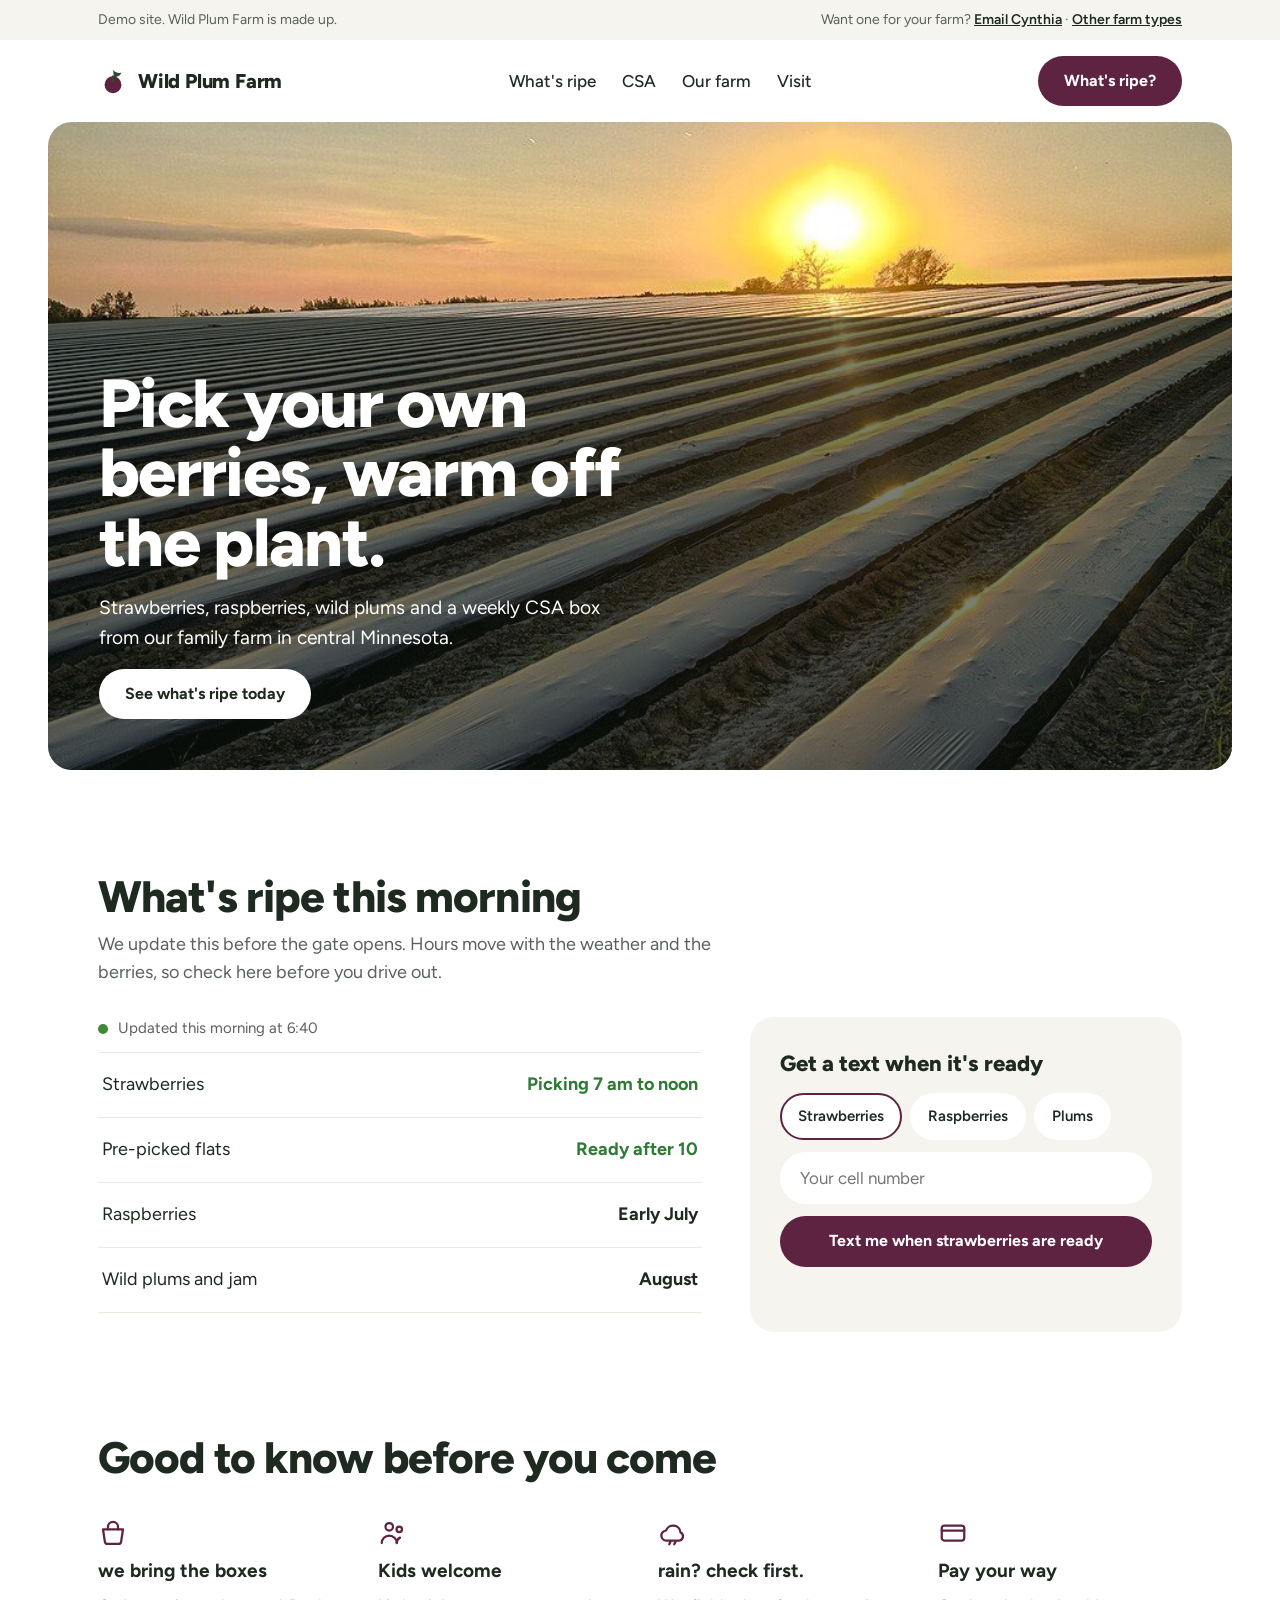
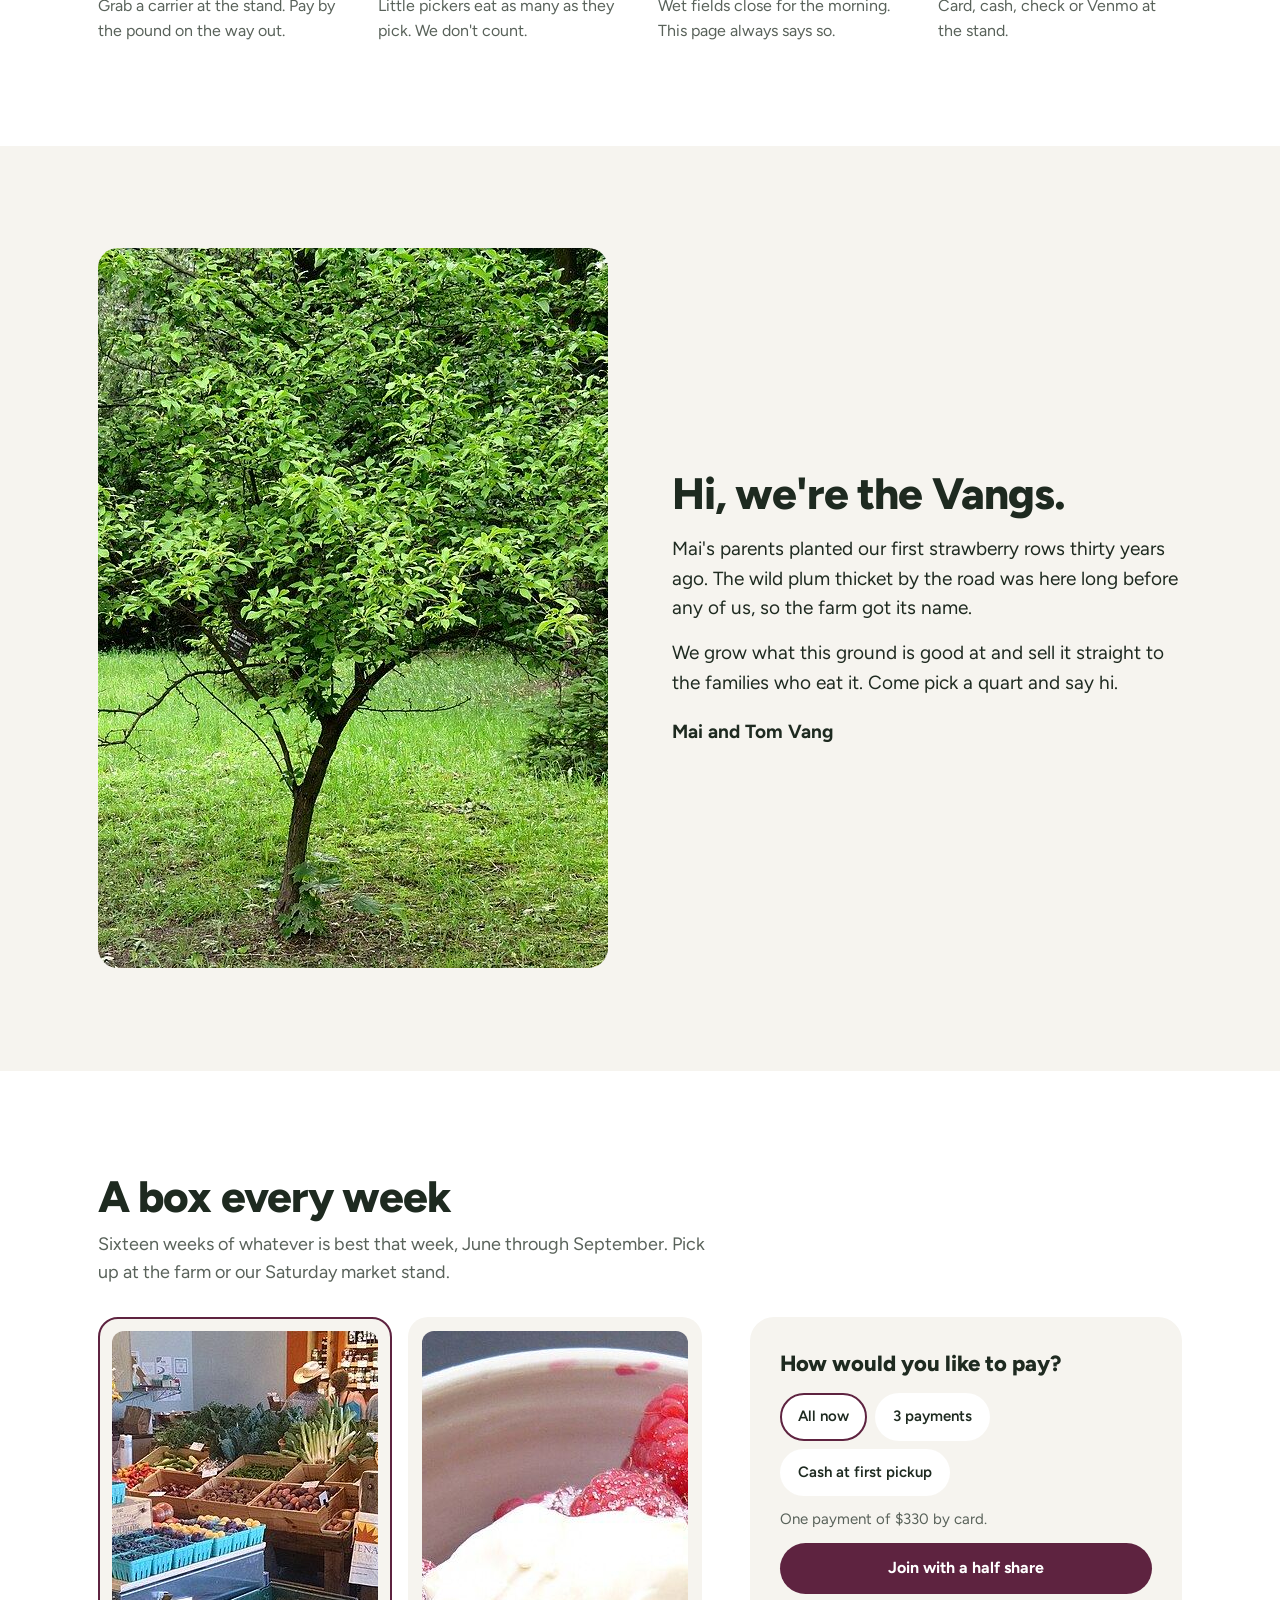
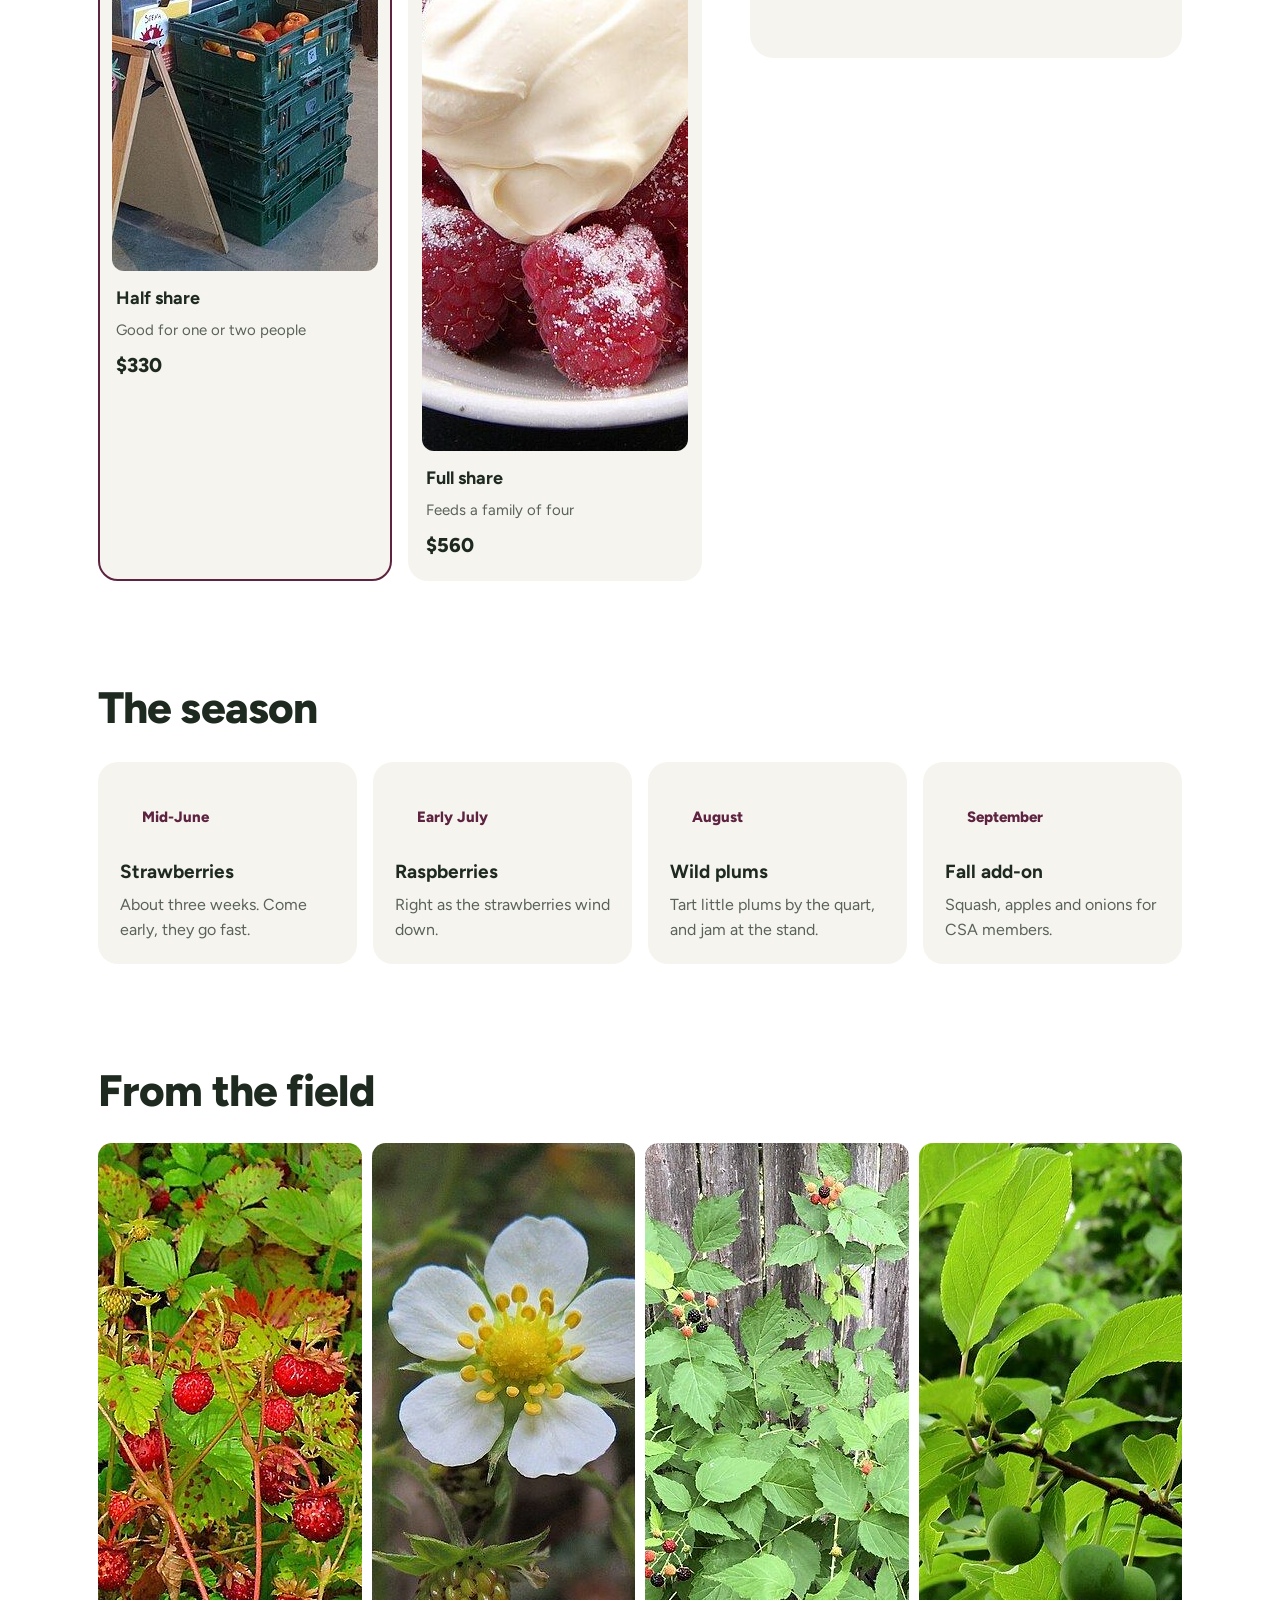
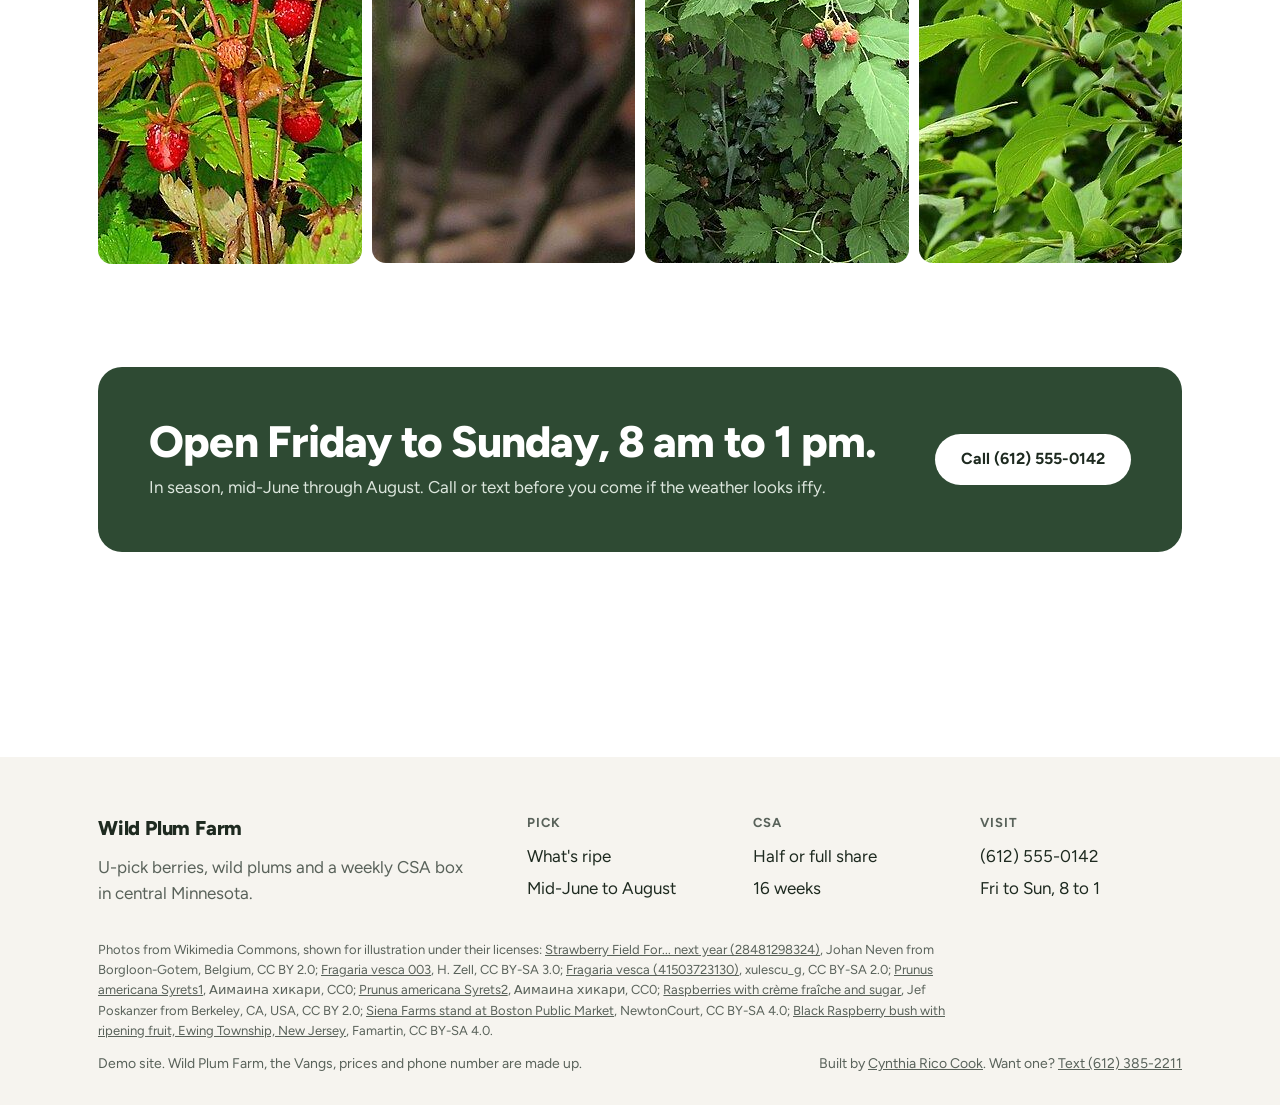
<file: farm-demo/berries/index.html>
<!doctype html>
<html lang="en">
<head>
<meta charset="utf-8">
<meta name="viewport" content="width=device-width, initial-scale=1">
<title>U-pick berry farm demo | Cynthia Rico Cook</title>
<meta name="description" content="A demo website for a u-pick berry farm: a daily picking report, text alerts and CSA signups. Wild Plum Farm is made up.">
<meta name="robots" content="noindex">
<link rel="icon" href="../../favicon.svg" type="image/svg+xml">
<link rel="preconnect" href="https://fonts.googleapis.com">
<link rel="preconnect" href="https://fonts.gstatic.com" crossorigin>
<link rel="stylesheet" href="https://fonts.googleapis.com/css2?family=Figtree:wght@400;500;600;700;800&display=swap">
<style>
:root{
  --bg:#FFFFFF; --soft-bg:#F6F4EF; --line-bg:#ECE8DF;
  --ink:#1E2A20; --soft:#59625A; --green:#2E4A33;
  --accent:#5E2340;
  --ease-out:cubic-bezier(0.23,1,0.32,1);
  --m:clamp(18px,4vw,48px);
}
*{box-sizing:border-box}
html{scroll-behavior:smooth}
body{margin:0;background:var(--bg);color:var(--ink);font:400 17px/1.55 'Figtree',system-ui,sans-serif}
h1,h2,h3,p{margin:0}
a{color:inherit}
button,input{font:inherit}
:focus-visible{outline:3px solid var(--accent);outline-offset:3px}
.wrap{width:100%;max-width:1180px;margin:0 auto;padding-inline:var(--m)}
.btn{display:inline-flex;align-items:center;justify-content:center;min-height:50px;padding:13px 26px;border-radius:999px;border:0;background:var(--accent);color:#fff;font-weight:700;font-size:16px;text-decoration:none;cursor:pointer;transition:transform 160ms var(--ease-out)}
.btn:active{transform:scale(0.97)}
.btn.light{background:#fff;color:var(--ink)}
.btn.full{width:100%}
h2{font-weight:800;font-size:clamp(30px,3.6vw,44px);line-height:1.1;letter-spacing:-0.02em}
.sub{color:var(--soft);font-size:18px;max-width:52ch;margin-top:10px}
section{padding-block:clamp(64px,8vw,104px)}

.demo-bar{background:var(--soft-bg);font-size:14px;color:var(--soft)}
.demo-bar .wrap{display:flex;flex-wrap:wrap;gap:4px 16px;justify-content:space-between;padding-block:9px}
.demo-bar a{color:var(--ink);font-weight:600}
.nav .wrap{display:flex;align-items:center;justify-content:space-between;gap:20px;padding-block:16px}
.logo{display:flex;align-items:center;gap:10px;font-weight:800;font-size:20px;letter-spacing:-0.01em;text-decoration:none}
.nav ul{display:flex;gap:26px;list-style:none;margin:0;padding:0;font-weight:500}
.nav ul a{text-decoration:none}
@media (max-width:820px){.nav ul{display:none}}

.hero .frame{position:relative;margin-inline:var(--m);border-radius:24px;overflow:hidden;min-height:clamp(460px,72svh,720px);display:flex;align-items:flex-end}
.hero img{position:absolute;inset:0;width:100%;height:100%;object-fit:cover;object-position:center 45%;animation:drift 26s ease-in-out infinite alternate}
@keyframes drift{from{transform:scale(1.02)}to{transform:scale(1.08)}}
.hero .shade{position:absolute;inset:auto 0 0 0;height:70%;background:rgba(14,22,16,.55)}
.hero .copy{position:relative;color:#fff;padding:clamp(24px,4vw,56px);max-width:640px;display:flex;flex-direction:column;gap:16px}
.hero h1{font-weight:800;font-size:clamp(38px,5.4vw,68px);line-height:1.02;letter-spacing:-0.025em}
.hero p{font-size:clamp(17px,1.5vw,20px);max-width:42ch}
.rise{opacity:0;transform:translateY(16px);animation:rise 700ms var(--ease-out) forwards}
.d1{animation-delay:90ms}.d2{animation-delay:180ms}
@keyframes rise{to{opacity:1;transform:none}}

.ripe{display:grid;grid-template-columns:minmax(0,7fr) minmax(0,5fr);gap:clamp(20px,4vw,48px);margin-top:30px;align-items:start}
.updated{display:flex;align-items:center;gap:10px;color:var(--soft);font-size:15px;margin-bottom:12px}
.dot{width:10px;height:10px;border-radius:50%;background:#3F8A3A;animation:pulse 2.2s ease-in-out infinite}
@keyframes pulse{0%,100%{opacity:1}50%{opacity:.35}}
.list{display:flex;flex-direction:column;border-top:1px solid var(--line-bg)}
.list div{display:flex;justify-content:space-between;gap:12px;padding:18px 4px;border-bottom:1px solid var(--line-bg);font-size:18px}
.list strong{font-weight:700}
.list .yes strong{color:#2F7A34}
.box{background:var(--soft-bg);border-radius:24px;padding:clamp(20px,3vw,30px);display:flex;flex-direction:column;gap:12px}
.box h3{font-weight:800;font-size:22px}
.chips{display:flex;flex-wrap:wrap;gap:8px}
.chip{background:#fff;color:var(--ink);border:2px solid transparent;border-radius:999px;padding:10px 16px;min-height:46px;font-weight:600;font-size:15px;cursor:pointer;transition:transform 160ms var(--ease-out),border-color 200ms ease}
.chip:active{transform:scale(0.97)}
.chip[aria-pressed="true"]{border-color:var(--accent)}
.box input{min-height:52px;border-radius:999px;border:0;padding:12px 20px;font-size:17px;background:#fff}
.done{color:var(--accent);font-weight:600;font-size:15px;min-height:1.5em}

.points{display:grid;grid-template-columns:repeat(4,minmax(0,1fr));gap:clamp(18px,3vw,36px);margin-top:36px}
.points div{display:flex;flex-direction:column;gap:8px}
.points svg{color:var(--accent)}
.points h3{font-weight:700;font-size:19px}
.points p{color:var(--soft);font-size:16px}

.story{background:var(--soft-bg)}
.story .grid{display:grid;grid-template-columns:minmax(0,1fr) minmax(0,1fr);gap:clamp(28px,5vw,72px);align-items:center}
.story img{width:100%;aspect-ratio:1/1;object-fit:cover;border-radius:20px;display:block}
.story p{font-size:19px;margin-top:16px;max-width:46ch}
.story .sig{font-weight:700;margin-top:20px}

.cards{display:grid;grid-template-columns:repeat(2,minmax(0,1fr));gap:16px}
.card{background:var(--soft-bg);border:2px solid transparent;border-radius:20px;padding:12px 12px 18px;text-align:left;cursor:pointer;display:flex;flex-direction:column;gap:6px;color:var(--ink);transition:transform 180ms var(--ease-out),border-color 200ms ease}
.card:active{transform:scale(0.98)}
@media (hover:hover) and (pointer:fine){.card:hover{transform:translateY(-3px)}}
.card[aria-pressed="true"]{border-color:var(--accent)}
.card img{width:100%;aspect-ratio:4/3;object-fit:cover;border-radius:12px;display:block;margin-bottom:8px}
.card .n{font-weight:700;font-size:18px;padding-inline:4px}
.card .w{color:var(--soft);font-size:15px;padding-inline:4px}
.card .p{font-weight:800;font-size:20px;padding-inline:4px;margin-top:2px}
.csa{display:grid;grid-template-columns:minmax(0,7fr) minmax(0,5fr);gap:clamp(20px,4vw,48px);margin-top:30px;align-items:start}
.paynote{color:var(--soft);font-size:15px}

.season{display:grid;grid-template-columns:repeat(4,minmax(0,1fr));gap:16px;margin-top:30px}
.season div{border-radius:20px;background:var(--soft-bg);padding:22px}
.season .k{font-weight:800;font-size:15px;color:var(--accent)}
.season h3{font-weight:700;font-size:19px;margin-top:6px}
.season p{color:var(--soft);margin-top:6px;font-size:16px}

.strip{display:grid;grid-template-columns:repeat(4,minmax(0,1fr));gap:10px;margin-top:28px}
.strip img{width:100%;aspect-ratio:1/1;object-fit:cover;border-radius:14px;display:block}

.band{background:var(--green);color:#fff;border-radius:24px;padding:clamp(26px,4vw,52px);display:grid;grid-template-columns:minmax(0,1fr) auto;gap:24px;align-items:center}
.band p{color:#DCE6DD;margin-top:8px}
.band .btns{display:flex;flex-wrap:wrap;gap:10px}

footer{padding-block:56px 30px;background:var(--soft-bg);margin-top:clamp(64px,8vw,104px)}
footer .cols{display:grid;grid-template-columns:2fr 1fr 1fr 1fr;gap:24px}
footer h4{margin:0 0 10px;font-size:13px;letter-spacing:.08em;text-transform:uppercase;color:var(--soft)}
footer ul{list-style:none;margin:0;padding:0;display:flex;flex-direction:column;gap:6px}
footer ul a{text-decoration:none}
footer .credits{font-size:13px;color:var(--soft);margin-top:34px;max-width:110ch}
footer .legal{display:flex;flex-wrap:wrap;justify-content:space-between;gap:8px 24px;font-size:14px;color:var(--soft);margin-top:12px}

@supports (animation-timeline: view()){
  .in{animation:settle linear both;animation-timeline:view();animation-range:entry 0% cover 22%}
}
@keyframes settle{from{opacity:0;transform:translateY(16px)}to{opacity:1;transform:none}}
@media (max-width:900px){
  .points,.season{grid-template-columns:repeat(2,minmax(0,1fr))}
  .story .grid,.ripe,.csa,.band{grid-template-columns:1fr}
  .strip{grid-template-columns:repeat(2,minmax(0,1fr))}
  footer .cols{grid-template-columns:1fr 1fr}
}
@media (max-width:480px){.cards,.season{grid-template-columns:1fr}}
@media (prefers-reduced-motion: reduce){
  .rise,.in,.hero img,.dot{animation:none;opacity:1;transform:none}
  .btn:active,.chip:active,.card:active{transform:none}
  html{scroll-behavior:auto}
}
</style>
</head>
<body>

<div class="demo-bar"><div class="wrap">
  <span>Demo site. Wild Plum Farm is made up.</span>
  <span>Want one for your farm? <a href="mailto:hello.cynthiaricocook@gmail.com">Email Cynthia</a> · <a href="../">Other farm types</a></span>
</div></div>

<nav class="nav" aria-label="Main"><div class="wrap">
  <a class="logo" href="#top"><svg width="30" height="30" viewBox="0 0 32 32" aria-hidden="true"><path d="M16 4c2 3 6 4 9 3-1 3-4 5-8 5" fill="#2E4A33"/><circle cx="16" cy="20" r="9" fill="#5E2340"/><path d="M16 11v5" stroke="#2E4A33" stroke-width="2.2" stroke-linecap="round"/></svg>Wild Plum Farm</a>
  <ul><li><a href="#ripe">What's ripe</a></li><li><a href="#csa">CSA</a></li><li><a href="#story">Our farm</a></li><li><a href="#visit">Visit</a></li></ul>
  <a class="btn" href="#ripe">What's ripe?</a>
</div></nav>

<header class="hero" id="top">
  <div class="frame">
    <img src="../../img/farm-demo/berries-hero.jpg" alt="Rows of strawberry beds under a low sunset" width="960" height="713" fetchpriority="high">
    <div class="shade" aria-hidden="true"></div>
    <div class="copy">
      <h1 class="rise">Pick your own berries, warm off the plant.</h1>
      <p class="rise d1">Strawberries, raspberries, wild plums and a weekly CSA box from our family farm in central Minnesota.</p>
      <div class="rise d2"><a class="btn light" href="#ripe">See what's ripe today</a></div>
    </div>
  </div>
</header>

<main>
<section id="ripe">
  <div class="wrap">
    <h2 class="in">What's ripe this morning</h2>
    <p class="sub in">We update this before the gate opens. Hours move with the weather and the berries, so check here before you drive out.</p>
    <div class="ripe">
      <div class="in">
        <div class="updated"><span class="dot" aria-hidden="true"></span>Updated this morning at 6:40</div>
        <div class="list">
          <div class="yes"><span>Strawberries</span><strong>Picking 7 am to noon</strong></div>
          <div class="yes"><span>Pre-picked flats</span><strong>Ready after 10</strong></div>
          <div><span>Raspberries</span><strong>Early July</strong></div>
          <div><span>Wild plums and jam</span><strong>August</strong></div>
        </div>
      </div>
      <form class="box in" id="alert" novalidate>
        <h3>Get a text when it's ready</h3>
        <div class="chips" role="group" aria-label="Crop">
          <button type="button" class="chip" data-crop="strawberries" aria-pressed="true">Strawberries</button>
          <button type="button" class="chip" data-crop="raspberries" aria-pressed="false">Raspberries</button>
          <button type="button" class="chip" data-crop="plums" aria-pressed="false">Plums</button>
        </div>
        <label for="cell" style="position:absolute;left:-9999px">Your cell number</label>
        <input id="cell" type="tel" inputmode="tel" placeholder="Your cell number" autocomplete="tel">
        <button class="btn full" type="submit" id="alertBtn">Text me when strawberries are ready</button>
        <p class="done" id="alertNote" aria-live="polite"></p>
      </form>
    </div>
  </div>
</section>

<section style="padding-top:0">
  <div class="wrap">
    <h2 class="in">Good to know before you come</h2>
    <div class="points">
      <div class="in"><svg width="30" height="30" viewBox="0 0 24 24" fill="none" stroke="currentColor" stroke-width="1.8" stroke-linecap="round" stroke-linejoin="round" aria-hidden="true"><path d="M4 9h16l-1.5 10a2 2 0 0 1-2 1.7h-9a2 2 0 0 1-2-1.7z"/><path d="M8 9V7a4 4 0 0 1 8 0v2"/></svg><h3>we bring the boxes</h3><p>Grab a carrier at the stand. Pay by the pound on the way out.</p></div>
      <div class="in"><svg width="30" height="30" viewBox="0 0 24 24" fill="none" stroke="currentColor" stroke-width="1.8" stroke-linecap="round" stroke-linejoin="round" aria-hidden="true"><circle cx="9" cy="7" r="3"/><circle cx="17" cy="9" r="2.2"/><path d="M3 20c0-3.3 2.7-6 6-6s6 2.7 6 6"/><path d="M15 20c0-2 1-3.6 2.6-4.3"/></svg><h3>Kids welcome</h3><p>Little pickers eat as many as they pick. We don't count.</p></div>
      <div class="in"><svg width="30" height="30" viewBox="0 0 24 24" fill="none" stroke="currentColor" stroke-width="1.8" stroke-linecap="round" stroke-linejoin="round" aria-hidden="true"><path d="M7 18a4 4 0 0 1-.6-8 6 6 0 0 1 11.6 1.5A3.5 3.5 0 0 1 17.5 18z"/><path d="M9 21l1-2M13 21l1-2"/></svg><h3>rain? check first.</h3><p>Wet fields close for the morning. This page always says so.</p></div>
      <div class="in"><svg width="30" height="30" viewBox="0 0 24 24" fill="none" stroke="currentColor" stroke-width="1.8" stroke-linecap="round" stroke-linejoin="round" aria-hidden="true"><rect x="3" y="6" width="18" height="12" rx="2"/><path d="M3 10h18"/></svg><h3>Pay your way</h3><p>Card, cash, check or Venmo at the stand.</p></div>
    </div>
  </div>
</section>

<section class="story" id="story">
  <div class="wrap grid">
    <img class="in" src="../../img/farm-demo/berries-plumtree.jpg" alt="A young wild plum tree in a grassy clearing" width="960" height="720" loading="lazy">
    <div class="in">
      <h2>Hi, we're the Vangs.</h2>
      <p>Mai's parents planted our first strawberry rows thirty years ago. The wild plum thicket by the road was here long before any of us, so the farm got its name.</p>
      <p>We grow what this ground is good at and sell it straight to the families who eat it. Come pick a quart and say hi.</p>
      <p class="sig">Mai and Tom Vang</p>
    </div>
  </div>
</section>

<section id="csa">
  <div class="wrap">
    <h2 class="in">A box every week</h2>
    <p class="sub in">Sixteen weeks of whatever is best that week, June through September. Pick up at the farm or our Saturday market stand.</p>
    <form class="csa" id="csaForm" novalidate>
      <div class="cards in" role="group" aria-label="Share size">
        <button type="button" class="card" data-csa="half" aria-pressed="true"><img src="../../img/farm-demo/berries-stand.jpg" alt="" width="960" height="540" loading="lazy"><span class="n">Half share</span><span class="w">Good for one or two people</span><span class="p">$330</span></button>
        <button type="button" class="card" data-csa="full" aria-pressed="false"><img src="../../img/farm-demo/berries-raspberries.jpg" alt="" width="960" height="720" loading="lazy"><span class="n">Full share</span><span class="w">Feeds a family of four</span><span class="p">$560</span></button>
      </div>
      <div class="box in">
        <h3>How would you like to pay?</h3>
        <div class="chips" role="group" aria-label="CSA payment">
          <button type="button" class="chip" data-csapay="full" aria-pressed="true">All now</button>
          <button type="button" class="chip" data-csapay="three" aria-pressed="false">3 payments</button>
          <button type="button" class="chip" data-csapay="cash" aria-pressed="false">Cash at first pickup</button>
        </div>
        <p class="paynote" id="csaNote">One payment of $330 by card.</p>
        <button class="btn full" type="submit" id="csaBtn">Join with a half share</button>
        <p class="done" id="csaDone" aria-live="polite"></p>
      </div>
    </form>
  </div>
</section>

<section style="padding-top:0">
  <div class="wrap">
    <h2 class="in">The season</h2>
    <div class="season">
      <div class="in"><div class="k">Mid-June</div><h3>Strawberries</h3><p>About three weeks. Come early, they go fast.</p></div>
      <div class="in"><div class="k">Early July</div><h3>Raspberries</h3><p>Right as the strawberries wind down.</p></div>
      <div class="in"><div class="k">August</div><h3>Wild plums</h3><p>Tart little plums by the quart, and jam at the stand.</p></div>
      <div class="in"><div class="k">September</div><h3>Fall add-on</h3><p>Squash, apples and onions for CSA members.</p></div>
    </div>
  </div>
</section>

<section style="padding-top:0">
  <div class="wrap">
    <h2 class="in">From the field</h2>
    <div class="strip">
      <img class="in" src="../../img/farm-demo/berries-wild.jpg" alt="Wild strawberries ripening among green leaves" width="960" height="721" loading="lazy">
      <img class="in" src="../../img/farm-demo/berries-flower.jpg" alt="A white strawberry flower beside ripe and green berries" width="960" height="720" loading="lazy">
      <img class="in" src="../../img/farm-demo/berries-blackraspberry.jpg" alt="A black raspberry bush along a wooden fence" width="960" height="720" loading="lazy">
      <img class="in" src="../../img/farm-demo/berries-plumbranch.jpg" alt="A wild plum branch" width="960" height="720" loading="lazy">
    </div>
  </div>
</section>

<section style="padding-top:0" id="visit">
  <div class="wrap">
    <div class="band in">
      <div><h2>Open Friday to Sunday, 8 am to 1 pm.</h2><p>In season, mid-June through August. Call or text before you come if the weather looks iffy.</p></div>
      <div class="btns"><a class="btn light" href="tel:+16125550142">Call (612) 555-0142</a></div>
    </div>
  </div>
</section>
</main>

<footer>
  <div class="wrap">
    <div class="cols">
      <div><a class="logo" href="#top">Wild Plum Farm</a><p style="color:var(--soft);margin-top:10px;max-width:34ch">U-pick berries, wild plums and a weekly CSA box in central Minnesota.</p></div>
      <div><h4>Pick</h4><ul><li><a href="#ripe">What's ripe</a></li><li>Mid-June to August</li></ul></div>
      <div><h4>CSA</h4><ul><li><a href="#csa">Half or full share</a></li><li>16 weeks</li></ul></div>
      <div><h4>Visit</h4><ul><li><a href="tel:+16125550142">(612) 555-0142</a></li><li>Fri to Sun, 8 to 1</li></ul></div>
    </div>
    <p class="credits">Photos from Wikimedia Commons, shown for illustration under their licenses: <a href="https://commons.wikimedia.org/w/index.php?curid=78807046">Strawberry Field For... next year (28481298324)</a>, Johan Neven from Borgloon-Gotem, Belgium, CC BY 2.0; <a href="https://commons.wikimedia.org/w/index.php?curid=10129205">Fragaria vesca 003</a>, H. Zell, CC BY-SA 3.0; <a href="https://commons.wikimedia.org/w/index.php?curid=70756740">Fragaria vesca (41503723130)</a>, xulescu_g, CC BY-SA 2.0; <a href="https://commons.wikimedia.org/w/index.php?curid=33740073">Prunus americana Syrets1</a>, Аимаина хикари, CC0; <a href="https://commons.wikimedia.org/w/index.php?curid=33740072">Prunus americana Syrets2</a>, Аимаина хикари, CC0; <a href="https://commons.wikimedia.org/w/index.php?curid=4099308">Raspberries with crème fraîche and sugar</a>, Jef Poskanzer from Berkeley, CA, USA, CC BY 2.0; <a href="https://commons.wikimedia.org/w/index.php?curid=42542646">Siena Farms stand at Boston Public Market</a>, NewtonCourt, CC BY-SA 4.0; <a href="https://commons.wikimedia.org/w/index.php?curid=133131152">Black Raspberry bush with ripening fruit, Ewing Township, New Jersey</a>, Famartin, CC BY-SA 4.0.</p>
    <div class="legal"><span>Demo site. Wild Plum Farm, the Vangs, prices and phone number are made up.</span><span>Built by <a href="../../">Cynthia Rico Cook</a>. Want one? <a href="sms:+16123852211">Text (612) 385-2211</a></span></div>
  </div>
</footer>

<script>
(function(){
  function group(sel, attr, onPick){
    var btns=[].slice.call(document.querySelectorAll(sel));
    btns.forEach(function(b){ b.addEventListener('click',function(){ btns.forEach(function(x){ x.setAttribute('aria-pressed', x===b?'true':'false'); }); onPick(b.getAttribute(attr)); }); });
  }
  var crop='strawberries', alertBtn=document.getElementById('alertBtn');
  group('[data-crop]','data-crop',function(v){ crop=v; alertBtn.textContent='Text me when '+v+' are ready'; document.getElementById('alertNote').textContent=''; });
  document.getElementById('alert').addEventListener('submit',function(e){
    e.preventDefault(); var v=document.getElementById('cell').value.replace(/\D/g,''), n=document.getElementById('alertNote');
    n.textContent = v.length<10 ? 'Enter a 10-digit cell number first.' : 'Demo: on a real farm site, you would get a text the morning '+crop+' are ready.';
  });
  var csa='half', csapay='full', price={half:330,full:560};
  function drawCsa(){
    var p=price[csa];
    document.getElementById('csaNote').textContent={full:'One payment of $'+p+' by card.',three:'Three payments of $'+Math.round(p/3)+', in March, April and May.',cash:'Nothing today. Bring $'+p+' in cash or a check to your first pickup.'}[csapay];
    document.getElementById('csaBtn').textContent='Join with a '+(csa==='half'?'half':'full')+' share';
    document.getElementById('csaDone').textContent='';
  }
  group('[data-csa]','data-csa',function(v){ csa=v; drawCsa(); });
  group('[data-csapay]','data-csapay',function(v){ csapay=v; drawCsa(); });
  document.getElementById('csaForm').addEventListener('submit',function(e){ e.preventDefault(); document.getElementById('csaDone').textContent='Demo: on a real farm site, this signs you up and sends a welcome email.'; });
})();
</script>
</body>
</html>
</file>
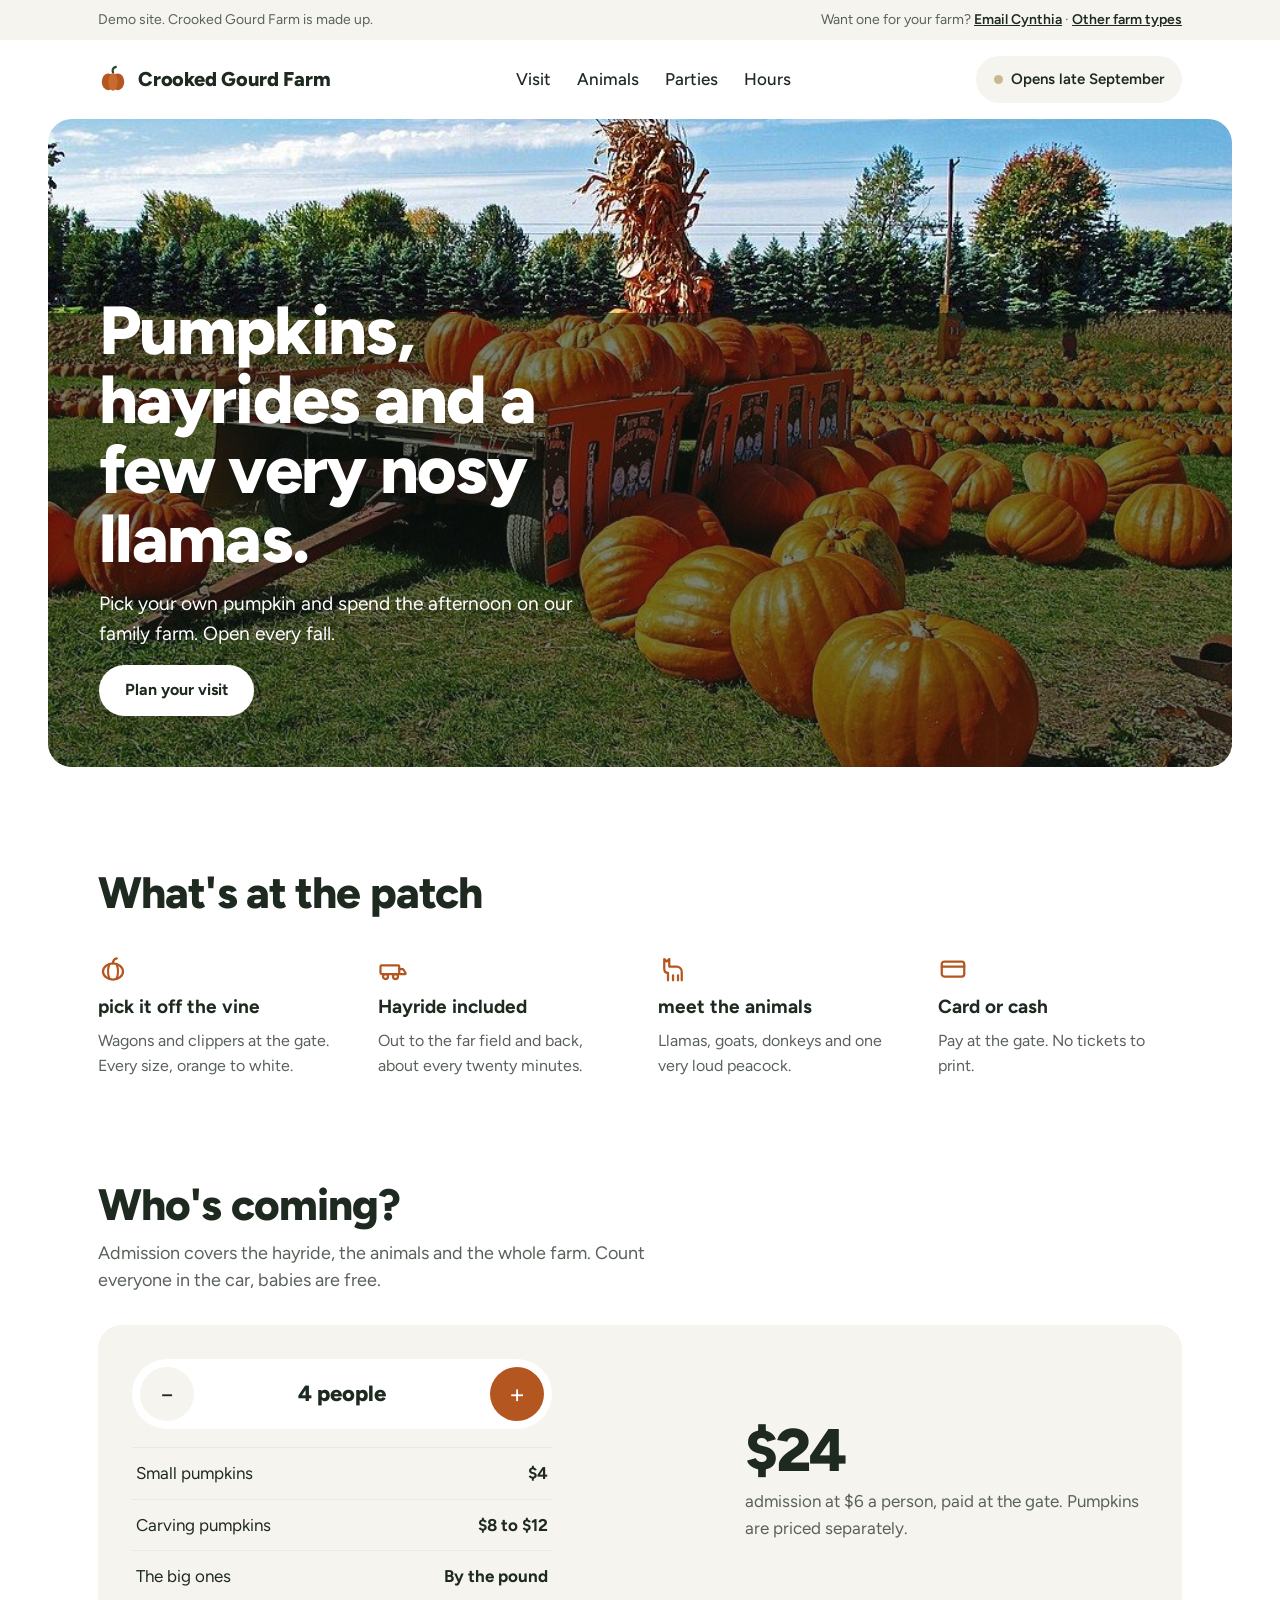
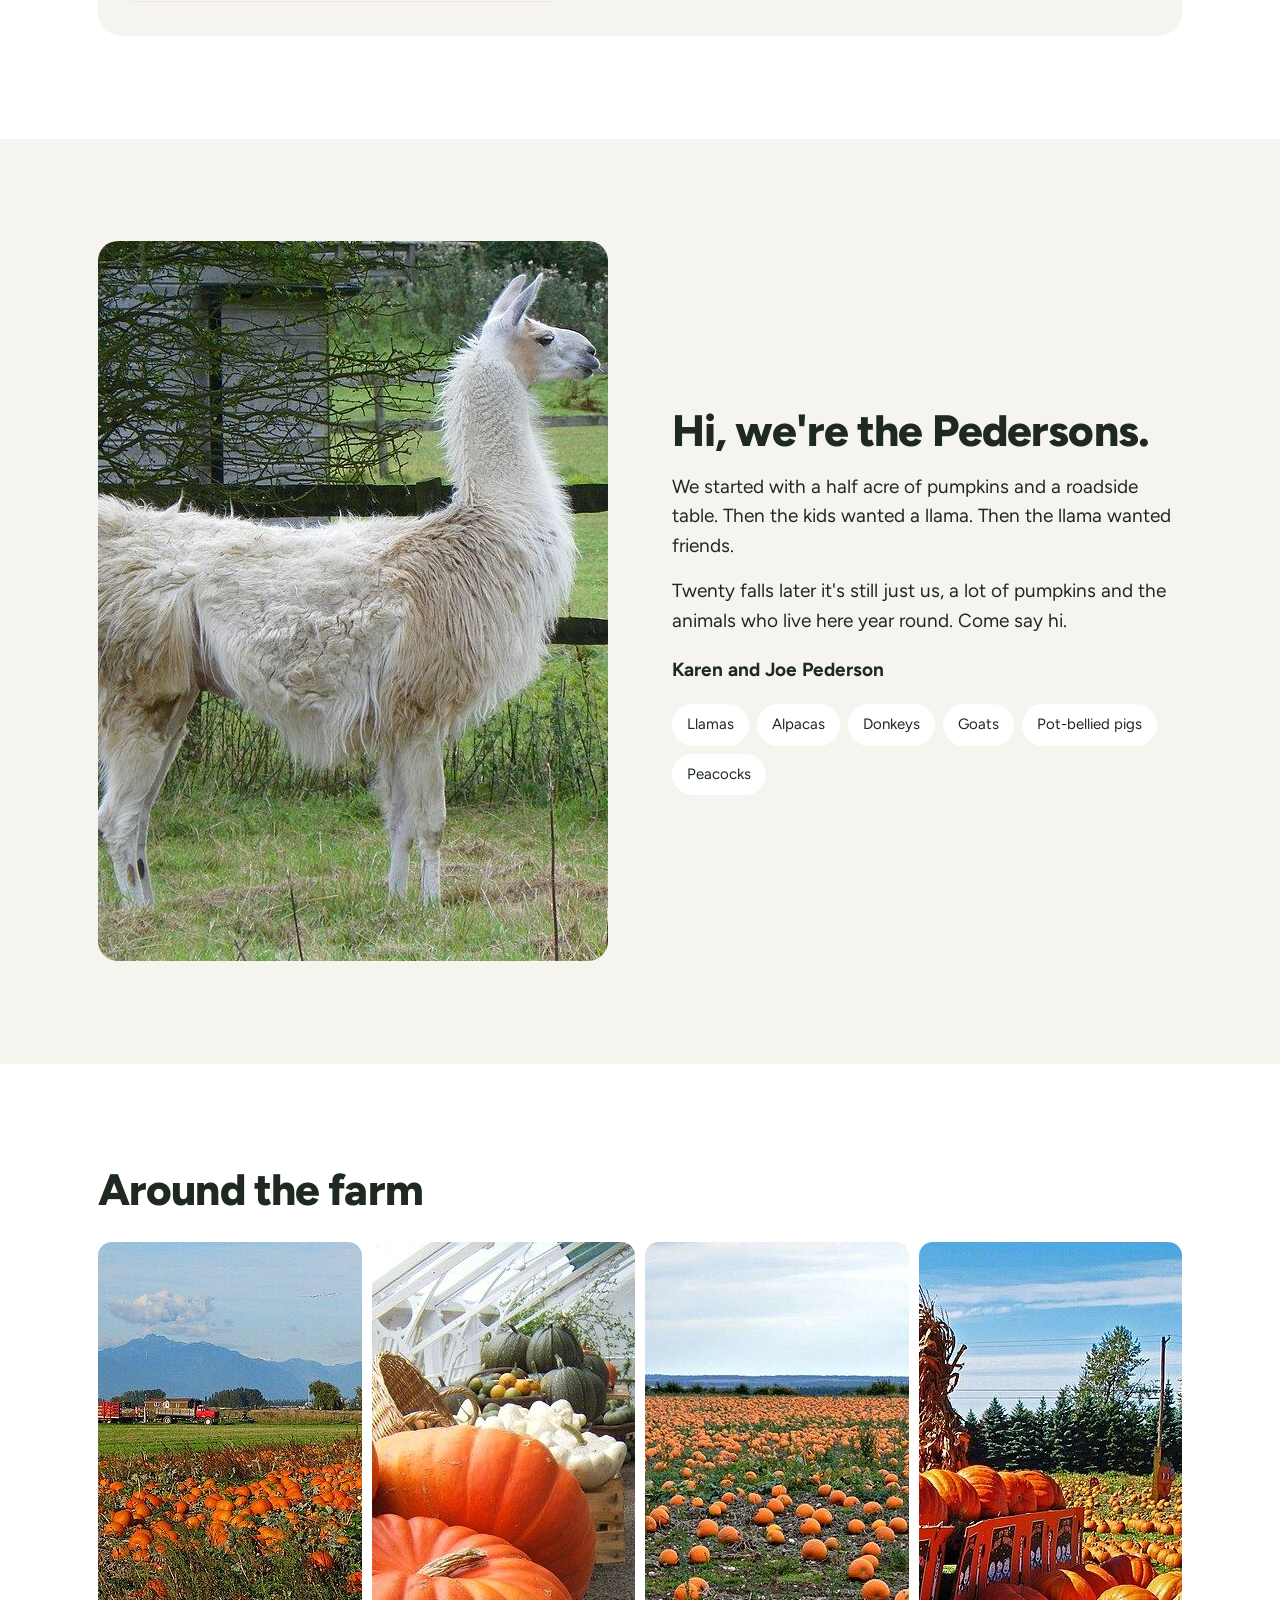
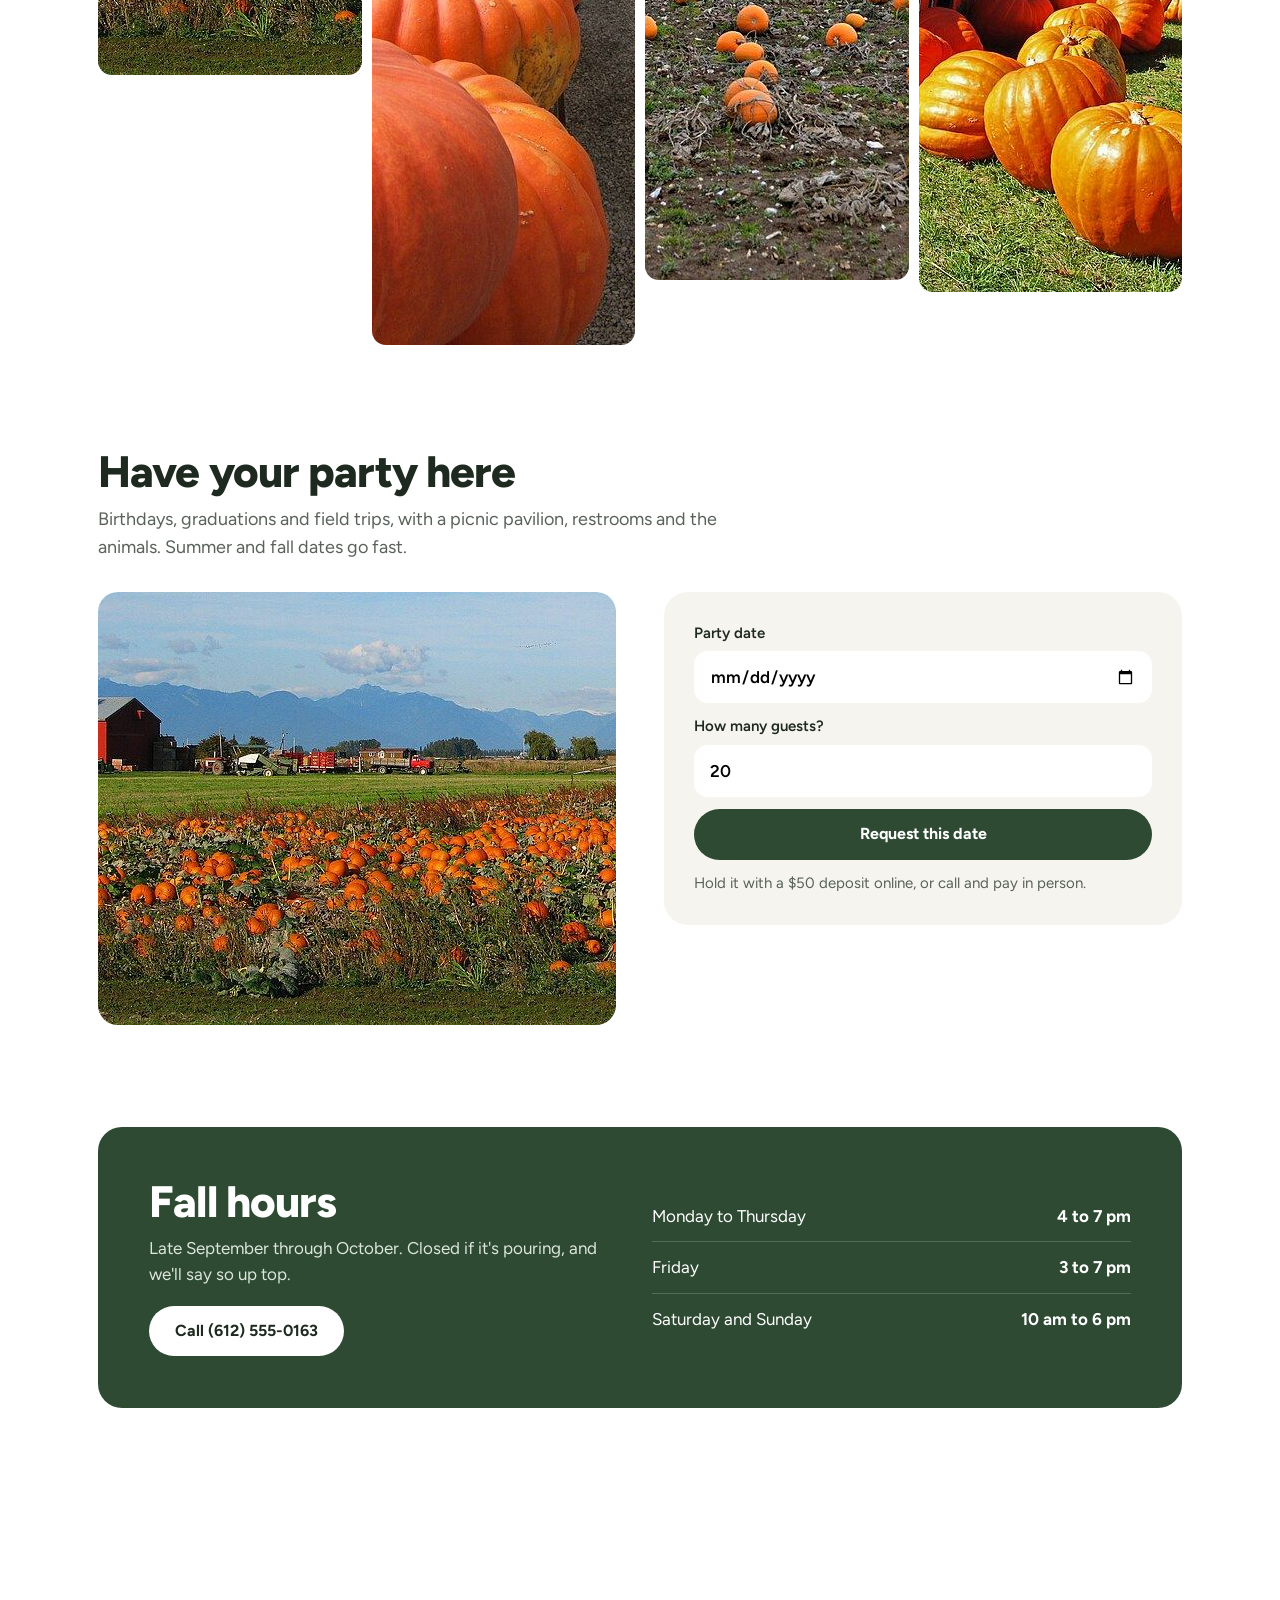
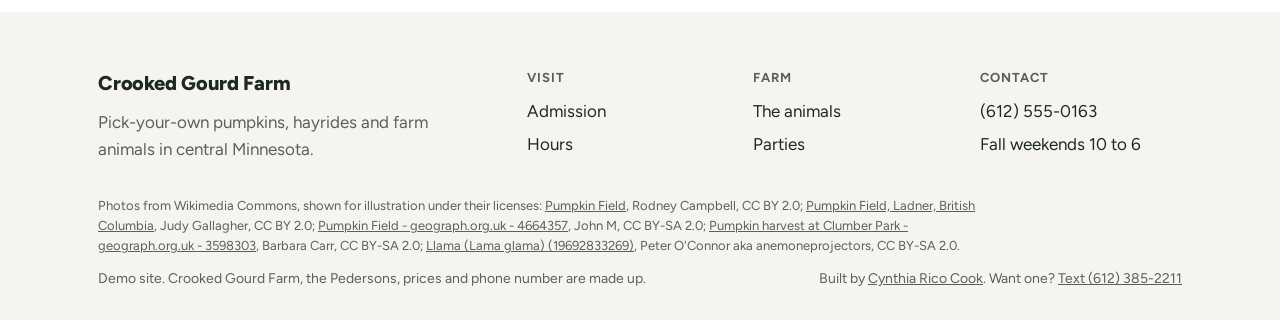
<file: farm-demo/pumpkins/index.html>
<!doctype html>
<html lang="en">
<head>
<meta charset="utf-8">
<meta name="viewport" content="width=device-width, initial-scale=1">
<title>Pumpkin patch demo | Cynthia Rico Cook</title>
<meta name="description" content="A demo website for a pumpkin patch: live open or closed status, an admission counter and party booking. Crooked Gourd Farm is made up.">
<meta name="robots" content="noindex">
<link rel="icon" href="../../favicon.svg" type="image/svg+xml">
<link rel="preconnect" href="https://fonts.googleapis.com">
<link rel="preconnect" href="https://fonts.gstatic.com" crossorigin>
<link rel="stylesheet" href="https://fonts.googleapis.com/css2?family=Figtree:wght@400;500;600;700;800&display=swap">
<style>
:root{
  --bg:#FFFFFF; --soft-bg:#F6F4EF; --line-bg:#ECE8DF;
  --ink:#1E2A20; --soft:#59625A; --green:#2E4A33;
  --accent:#B4561F;
  --ease-out:cubic-bezier(0.23,1,0.32,1);
  --m:clamp(18px,4vw,48px);
}
*{box-sizing:border-box}
html{scroll-behavior:smooth}
body{margin:0;background:var(--bg);color:var(--ink);font:400 17px/1.55 'Figtree',system-ui,sans-serif}
h1,h2,h3,p{margin:0}
a{color:inherit}
button,input{font:inherit}
:focus-visible{outline:3px solid var(--accent);outline-offset:3px}
.wrap{width:100%;max-width:1180px;margin:0 auto;padding-inline:var(--m)}
.btn{display:inline-flex;align-items:center;justify-content:center;min-height:50px;padding:13px 26px;border-radius:999px;border:0;background:var(--green);color:#fff;font-weight:700;font-size:16px;text-decoration:none;cursor:pointer;transition:transform 160ms var(--ease-out)}
.btn:active{transform:scale(0.97)}
.btn.light{background:#fff;color:var(--ink)}
.btn.full{width:100%}
h2{font-weight:800;font-size:clamp(30px,3.6vw,44px);line-height:1.1;letter-spacing:-0.02em}
.sub{color:var(--soft);font-size:18px;max-width:52ch;margin-top:10px}
section{padding-block:clamp(64px,8vw,104px)}

.demo-bar{background:var(--soft-bg);font-size:14px;color:var(--soft)}
.demo-bar .wrap{display:flex;flex-wrap:wrap;gap:4px 16px;justify-content:space-between;padding-block:9px}
.demo-bar a{color:var(--ink);font-weight:600}
.nav .wrap{display:flex;align-items:center;justify-content:space-between;gap:20px;padding-block:16px}
.logo{display:flex;align-items:center;gap:10px;font-weight:800;font-size:20px;letter-spacing:-0.01em;text-decoration:none}
.nav ul{display:flex;gap:26px;list-style:none;margin:0;padding:0;font-weight:500}
.nav ul a{text-decoration:none}
.status{display:inline-flex;align-items:center;gap:8px;background:var(--soft-bg);font-weight:600;font-size:15px;padding:12px 18px;border-radius:999px;min-height:46px}
.status i{width:9px;height:9px;border-radius:50%;display:inline-block;animation:pulse 2s ease-in-out infinite}
@keyframes pulse{0%,100%{opacity:1}50%{opacity:.35}}
@media (max-width:900px){.nav ul{display:none}}

.hero .frame{position:relative;margin-inline:var(--m);border-radius:24px;overflow:hidden;min-height:clamp(460px,72svh,720px);display:flex;align-items:flex-end}
.hero img{position:absolute;inset:0;width:100%;height:100%;object-fit:cover;animation:drift 26s ease-in-out infinite alternate}
@keyframes drift{from{transform:scale(1.02)}to{transform:scale(1.08)}}
.hero .shade{position:absolute;inset:auto 0 0 0;height:70%;background:rgba(14,22,16,.55)}
.hero .copy{position:relative;color:#fff;padding:clamp(24px,4vw,56px);max-width:660px;display:flex;flex-direction:column;gap:16px}
.hero h1{font-weight:800;font-size:clamp(38px,5.4vw,68px);line-height:1.02;letter-spacing:-0.025em}
.hero p{font-size:clamp(17px,1.5vw,20px);max-width:42ch}
.rise{opacity:0;transform:translateY(16px);animation:rise 700ms var(--ease-out) forwards}
.d1{animation-delay:90ms}.d2{animation-delay:180ms}
@keyframes rise{to{opacity:1;transform:none}}

.points{display:grid;grid-template-columns:repeat(4,minmax(0,1fr));gap:clamp(18px,3vw,36px);margin-top:36px}
.points div{display:flex;flex-direction:column;gap:8px}
.points svg{color:var(--accent)}
.points h3{font-weight:700;font-size:19px}
.points p{color:var(--soft);font-size:16px}

.panel{display:grid;grid-template-columns:minmax(0,7fr) minmax(0,5fr);gap:clamp(20px,4vw,48px);margin-top:30px;background:var(--soft-bg);border-radius:24px;padding:clamp(20px,3vw,34px);align-items:center}
.stepper{display:flex;align-items:center;justify-content:space-between;background:#fff;border-radius:999px;padding:8px;max-width:420px}
.stepper button{width:54px;height:54px;border-radius:50%;border:0;font-size:26px;cursor:pointer;background:var(--soft-bg);color:var(--ink);transition:transform 160ms var(--ease-out)}
.stepper button:active{transform:scale(0.94)}
.stepper .more{background:var(--accent);color:#fff}
.stepper output{font-weight:800;font-size:22px}
.total .n{font-weight:800;font-size:clamp(44px,5vw,60px);letter-spacing:-0.03em;line-height:1}
.total p{color:var(--soft);margin-top:8px}
.prices{display:flex;flex-direction:column;margin-top:18px;border-top:1px solid var(--line-bg);max-width:420px}
.prices div{display:flex;justify-content:space-between;padding:12px 4px;border-bottom:1px solid var(--line-bg)}

.story{background:var(--soft-bg)}
.story .grid{display:grid;grid-template-columns:minmax(0,1fr) minmax(0,1fr);gap:clamp(28px,5vw,72px);align-items:center}
.story img{width:100%;aspect-ratio:1/1;object-fit:cover;border-radius:20px;display:block}
.story p{font-size:19px;margin-top:16px;max-width:46ch}
.story .sig{font-weight:700;margin-top:20px}
.animals{display:flex;flex-wrap:wrap;gap:8px;margin-top:20px}
.animals span{background:#fff;border-radius:999px;padding:9px 15px;font-size:15px}

.strip{display:grid;grid-template-columns:repeat(4,minmax(0,1fr));gap:10px;margin-top:28px}
.strip img{width:100%;aspect-ratio:1/1;object-fit:cover;border-radius:14px;display:block}

.party{display:grid;grid-template-columns:minmax(0,1fr) minmax(0,1fr);gap:clamp(20px,4vw,48px);margin-top:30px;align-items:start}
.party .photo{width:100%;aspect-ratio:4/3;object-fit:cover;border-radius:20px;display:block}
.box{background:var(--soft-bg);border-radius:24px;padding:clamp(20px,3vw,30px);display:flex;flex-direction:column;gap:12px}
.box label{display:flex;flex-direction:column;gap:6px;font-weight:600;font-size:15px}
.box input{min-height:52px;border-radius:14px;border:0;padding:12px 16px;font-size:17px;background:#fff}
.note{color:var(--soft);font-size:15px;min-height:1.5em}
.note.done{color:var(--accent);font-weight:600}

.band{background:var(--green);color:#fff;border-radius:24px;padding:clamp(26px,4vw,52px);display:grid;grid-template-columns:minmax(0,1fr) minmax(0,1fr);gap:24px;align-items:center}
.band p{color:#DCE6DD;margin-top:8px}
.hours{display:flex;flex-direction:column}
.hours div{display:flex;justify-content:space-between;gap:12px;padding:12px 0;border-bottom:1px solid rgba(255,255,255,.18)}
.hours div:last-child{border:0}

footer{padding-block:56px 30px;background:var(--soft-bg);margin-top:clamp(64px,8vw,104px)}
footer .cols{display:grid;grid-template-columns:2fr 1fr 1fr 1fr;gap:24px}
footer h4{margin:0 0 10px;font-size:13px;letter-spacing:.08em;text-transform:uppercase;color:var(--soft)}
footer ul{list-style:none;margin:0;padding:0;display:flex;flex-direction:column;gap:6px}
footer ul a{text-decoration:none}
footer .credits{font-size:13px;color:var(--soft);margin-top:34px;max-width:110ch}
footer .legal{display:flex;flex-wrap:wrap;justify-content:space-between;gap:8px 24px;font-size:14px;color:var(--soft);margin-top:12px}

@supports (animation-timeline: view()){
  .in{animation:settle linear both;animation-timeline:view();animation-range:entry 0% cover 22%}
}
@keyframes settle{from{opacity:0;transform:translateY(16px)}to{opacity:1;transform:none}}
@media (max-width:900px){
  .points{grid-template-columns:repeat(2,minmax(0,1fr))}
  .story .grid,.panel,.party,.band{grid-template-columns:1fr}
  .strip{grid-template-columns:repeat(2,minmax(0,1fr))}
  footer .cols{grid-template-columns:1fr 1fr}
}
@media (max-width:520px){.nav .btn{display:none}}
@media (prefers-reduced-motion: reduce){
  .rise,.in,.hero img,.status i{animation:none;opacity:1;transform:none}
  .btn:active,.stepper button:active{transform:none}
  html{scroll-behavior:auto}
}
</style>
</head>
<body>

<div class="demo-bar"><div class="wrap">
  <span>Demo site. Crooked Gourd Farm is made up.</span>
  <span>Want one for your farm? <a href="mailto:hello.cynthiaricocook@gmail.com">Email Cynthia</a> · <a href="../">Other farm types</a></span>
</div></div>

<nav class="nav" aria-label="Main"><div class="wrap">
  <a class="logo" href="#top"><svg width="30" height="30" viewBox="0 0 32 32" aria-hidden="true"><path d="M16 9c-1-3 0-5 3-6" stroke="#2E4A33" stroke-width="2.4" fill="none" stroke-linecap="round"/><ellipse cx="11" cy="19" rx="7" ry="9" fill="#B4561F"/><ellipse cx="21" cy="19" rx="7" ry="9" fill="#B4561F"/><ellipse cx="16" cy="19" rx="5" ry="9.5" fill="#C96A2E"/></svg>Crooked Gourd Farm</a>
  <ul><li><a href="#visit">Visit</a></li><li><a href="#story">Animals</a></li><li><a href="#party">Parties</a></li><li><a href="#hours">Hours</a></li></ul>
  <div class="status" aria-live="polite"><i id="dot" style="background:#3F8A3A"></i><span id="status">Checking hours</span></div>
</div></nav>

<header class="hero" id="top">
  <div class="frame">
    <img src="../../img/farm-demo/pumpkins-hero.jpg" alt="A hay wagon piled with orange pumpkins in a pumpkin field" width="960" height="650" fetchpriority="high">
    <div class="shade" aria-hidden="true"></div>
    <div class="copy">
      <h1 class="rise">Pumpkins, hayrides and a few very nosy llamas.</h1>
      <p class="rise d1">Pick your own pumpkin and spend the afternoon on our family farm. Open every fall.</p>
      <div class="rise d2"><a class="btn light" href="#visit">Plan your visit</a></div>
    </div>
  </div>
</header>

<main>
<section>
  <div class="wrap">
    <h2 class="in">What's at the patch</h2>
    <div class="points">
      <div class="in"><svg width="30" height="30" viewBox="0 0 24 24" fill="none" stroke="currentColor" stroke-width="1.8" stroke-linecap="round" stroke-linejoin="round" aria-hidden="true"><ellipse cx="12" cy="14" rx="8" ry="6.5"/><path d="M12 7.5c0-2 1-3.5 3-4"/><path d="M9 8.5c-1.2 3-1.2 8 0 11M15 8.5c1.2 3 1.2 8 0 11"/></svg><h3>pick it off the vine</h3><p>Wagons and clippers at the gate. Every size, orange to white.</p></div>
      <div class="in"><svg width="30" height="30" viewBox="0 0 24 24" fill="none" stroke="currentColor" stroke-width="1.8" stroke-linecap="round" stroke-linejoin="round" aria-hidden="true"><rect x="2" y="9" width="15" height="7" rx="1"/><circle cx="6" cy="18" r="2"/><circle cx="14" cy="18" r="2"/><path d="M17 12h3l2 3v1h-5"/></svg><h3>Hayride included</h3><p>Out to the far field and back, about every twenty minutes.</p></div>
      <div class="in"><svg width="30" height="30" viewBox="0 0 24 24" fill="none" stroke="currentColor" stroke-width="1.8" stroke-linecap="round" stroke-linejoin="round" aria-hidden="true"><path d="M8 21v-6c-2 0-3-1.5-3-3.5V4l2 2 2-2v6h6c2 0 4 2 4 4v7"/><path d="M12 21v-4M16 21v-4"/></svg><h3>meet the animals</h3><p>Llamas, goats, donkeys and one very loud peacock.</p></div>
      <div class="in"><svg width="30" height="30" viewBox="0 0 24 24" fill="none" stroke="currentColor" stroke-width="1.8" stroke-linecap="round" stroke-linejoin="round" aria-hidden="true"><rect x="3" y="6" width="18" height="12" rx="2"/><path d="M3 10h18"/></svg><h3>Card or cash</h3><p>Pay at the gate. No tickets to print.</p></div>
    </div>
  </div>
</section>

<section id="visit" style="padding-top:0">
  <div class="wrap">
    <h2 class="in">Who's coming?</h2>
    <p class="sub in">Admission covers the hayride, the animals and the whole farm. Count everyone in the car, babies are free.</p>
    <div class="panel in">
      <div>
        <div class="stepper">
          <button type="button" id="minus" aria-label="One fewer person">−</button>
          <output id="people" aria-live="polite">4 people</output>
          <button type="button" class="more" id="plus" aria-label="One more person">+</button>
        </div>
        <div class="prices">
          <div><span>Small pumpkins</span><strong>$4</strong></div>
          <div><span>Carving pumpkins</span><strong>$8 to $12</strong></div>
          <div><span>The big ones</span><strong>By the pound</strong></div>
        </div>
      </div>
      <div class="total"><div class="n" id="total">$24</div><p>admission at $6 a person, paid at the gate. Pumpkins are priced separately.</p></div>
    </div>
  </div>
</section>

<section class="story" id="story">
  <div class="wrap grid">
    <img class="in" src="../../img/farm-demo/pumpkins-llama.jpg" alt="A white llama standing by a wooden fence" width="960" height="720" loading="lazy">
    <div class="in">
      <h2>Hi, we're the Pedersons.</h2>
      <p>We started with a half acre of pumpkins and a roadside table. Then the kids wanted a llama. Then the llama wanted friends.</p>
      <p>Twenty falls later it's still just us, a lot of pumpkins and the animals who live here year round. Come say hi.</p>
      <p class="sig">Karen and Joe Pederson</p>
      <div class="animals"><span>Llamas</span><span>Alpacas</span><span>Donkeys</span><span>Goats</span><span>Pot-bellied pigs</span><span>Peacocks</span></div>
    </div>
  </div>
</section>

<section>
  <div class="wrap">
    <h2 class="in">Around the farm</h2>
    <div class="strip">
      <img class="in" src="../../img/farm-demo/pumpkins-barn.jpg" alt="A field full of orange pumpkins in front of a red barn" width="960" height="433" loading="lazy">
      <img class="in" src="../../img/farm-demo/pumpkins-big.jpg" alt="Giant orange pumpkins lined up on a path" width="960" height="703" loading="lazy">
      <img class="in" src="../../img/farm-demo/pumpkins-field.jpg" alt="Hundreds of pumpkins scattered across a field" width="960" height="638" loading="lazy">
      <img class="in" src="../../img/farm-demo/pumpkins-hero.jpg" alt="A hay wagon full of pumpkins" width="960" height="650" loading="lazy" style="object-position:70% center">
    </div>
  </div>
</section>

<section id="party" style="padding-top:0">
  <div class="wrap">
    <h2 class="in">Have your party here</h2>
    <p class="sub in">Birthdays, graduations and field trips, with a picnic pavilion, restrooms and the animals. Summer and fall dates go fast.</p>
    <div class="party">
      <img class="photo in" src="../../img/farm-demo/pumpkins-barn.jpg" alt="" width="960" height="433" loading="lazy" style="object-position:30% center">
      <form class="box in" id="partyForm" novalidate>
        <label>Party date<input type="date" id="pdate"></label>
        <label>How many guests?<input type="number" id="pguests" value="20" min="1" max="80"></label>
        <button class="btn full" type="submit">Request this date</button>
        <p class="note" id="pnote" aria-live="polite">Hold it with a $50 deposit online, or call and pay in person.</p>
      </form>
    </div>
  </div>
</section>

<section id="hours" style="padding-top:0">
  <div class="wrap">
    <div class="band in">
      <div><h2>Fall hours</h2><p>Late September through October. Closed if it's pouring, and we'll say so up top.</p><a class="btn light" style="margin-top:18px" href="tel:+16125550163">Call (612) 555-0163</a></div>
      <div class="hours">
        <div><span>Monday to Thursday</span><strong>4 to 7 pm</strong></div>
        <div><span>Friday</span><strong>3 to 7 pm</strong></div>
        <div><span>Saturday and Sunday</span><strong>10 am to 6 pm</strong></div>
      </div>
    </div>
  </div>
</section>
</main>

<footer>
  <div class="wrap">
    <div class="cols">
      <div><a class="logo" href="#top">Crooked Gourd Farm</a><p style="color:var(--soft);margin-top:10px;max-width:34ch">Pick-your-own pumpkins, hayrides and farm animals in central Minnesota.</p></div>
      <div><h4>Visit</h4><ul><li><a href="#visit">Admission</a></li><li><a href="#hours">Hours</a></li></ul></div>
      <div><h4>Farm</h4><ul><li><a href="#story">The animals</a></li><li><a href="#party">Parties</a></li></ul></div>
      <div><h4>Contact</h4><ul><li><a href="tel:+16125550163">(612) 555-0163</a></li><li>Fall weekends 10 to 6</li></ul></div>
    </div>
    <p class="credits">Photos from Wikimedia Commons, shown for illustration under their licenses: <a href="https://commons.wikimedia.org/w/index.php?curid=16004809">Pumpkin Field</a>, Rodney Campbell, CC BY 2.0; <a href="https://commons.wikimedia.org/w/index.php?curid=93493574">Pumpkin Field, Ladner, British Columbia</a>, Judy Gallagher, CC BY 2.0; <a href="https://commons.wikimedia.org/w/index.php?curid=130939662">Pumpkin Field - geograph.org.uk - 4664357</a>, John M, CC BY-SA 2.0; <a href="https://commons.wikimedia.org/w/index.php?curid=175411276">Pumpkin harvest at Clumber Park - geograph.org.uk - 3598303</a>, Barbara Carr, CC BY-SA 2.0; <a href="https://commons.wikimedia.org/w/index.php?curid=101320358">Llama (Lama glama) (19692833269)</a>, Peter O&#x27;Connor aka anemoneprojectors, CC BY-SA 2.0.</p>
    <div class="legal"><span>Demo site. Crooked Gourd Farm, the Pedersons, prices and phone number are made up.</span><span>Built by <a href="../../">Cynthia Rico Cook</a>. Want one? <a href="sms:+16123852211">Text (612) 385-2211</a></span></div>
  </div>
</footer>

<script>
(function(){
  var now=new Date(), m=now.getMonth(), d=now.getDate(), day=now.getDay(), h=now.getHours()+now.getMinutes()/60;
  var inSeason=(m===8&&d>=20)||m===9;
  var hours={0:[10,18],1:[16,19],2:[16,19],3:[16,19],4:[16,19],5:[15,19],6:[10,18]};
  function fmt(x){return x===12?'noon':(x>12?(x-12)+' pm':x+' am');}
  var s,c;
  if(!inSeason){s='Opens late September';c='#C9B98F';}
  else if(h>=hours[day][0]&&h<hours[day][1]){s='Open now until '+fmt(hours[day][1]);c='#3F8A3A';}
  else if(h<hours[day][0]){s='Opens today at '+fmt(hours[day][0]);c='#D9A331';}
  else{s='Opens tomorrow at '+fmt(hours[(day+1)%7][0]);c='#D9A331';}
  document.getElementById('status').textContent=s; document.getElementById('dot').style.background=c;
  var n=4;
  function draw(){document.getElementById('people').textContent=n===1?'1 person':n+' people';document.getElementById('total').textContent='$'+(n*6);}
  document.getElementById('minus').addEventListener('click',function(){n=Math.max(1,n-1);draw();});
  document.getElementById('plus').addEventListener('click',function(){n=Math.min(30,n+1);draw();});
  document.getElementById('partyForm').addEventListener('submit',function(e){
    e.preventDefault(); var note=document.getElementById('pnote');
    if(!document.getElementById('pdate').value){note.className='note';note.textContent='Pick a date first.';return;}
    note.className='note done'; note.textContent='Demo: on a real farm site, this holds your date and the farmer texts you to confirm.';
  });
})();
</script>
</body>
</html>
</file>
